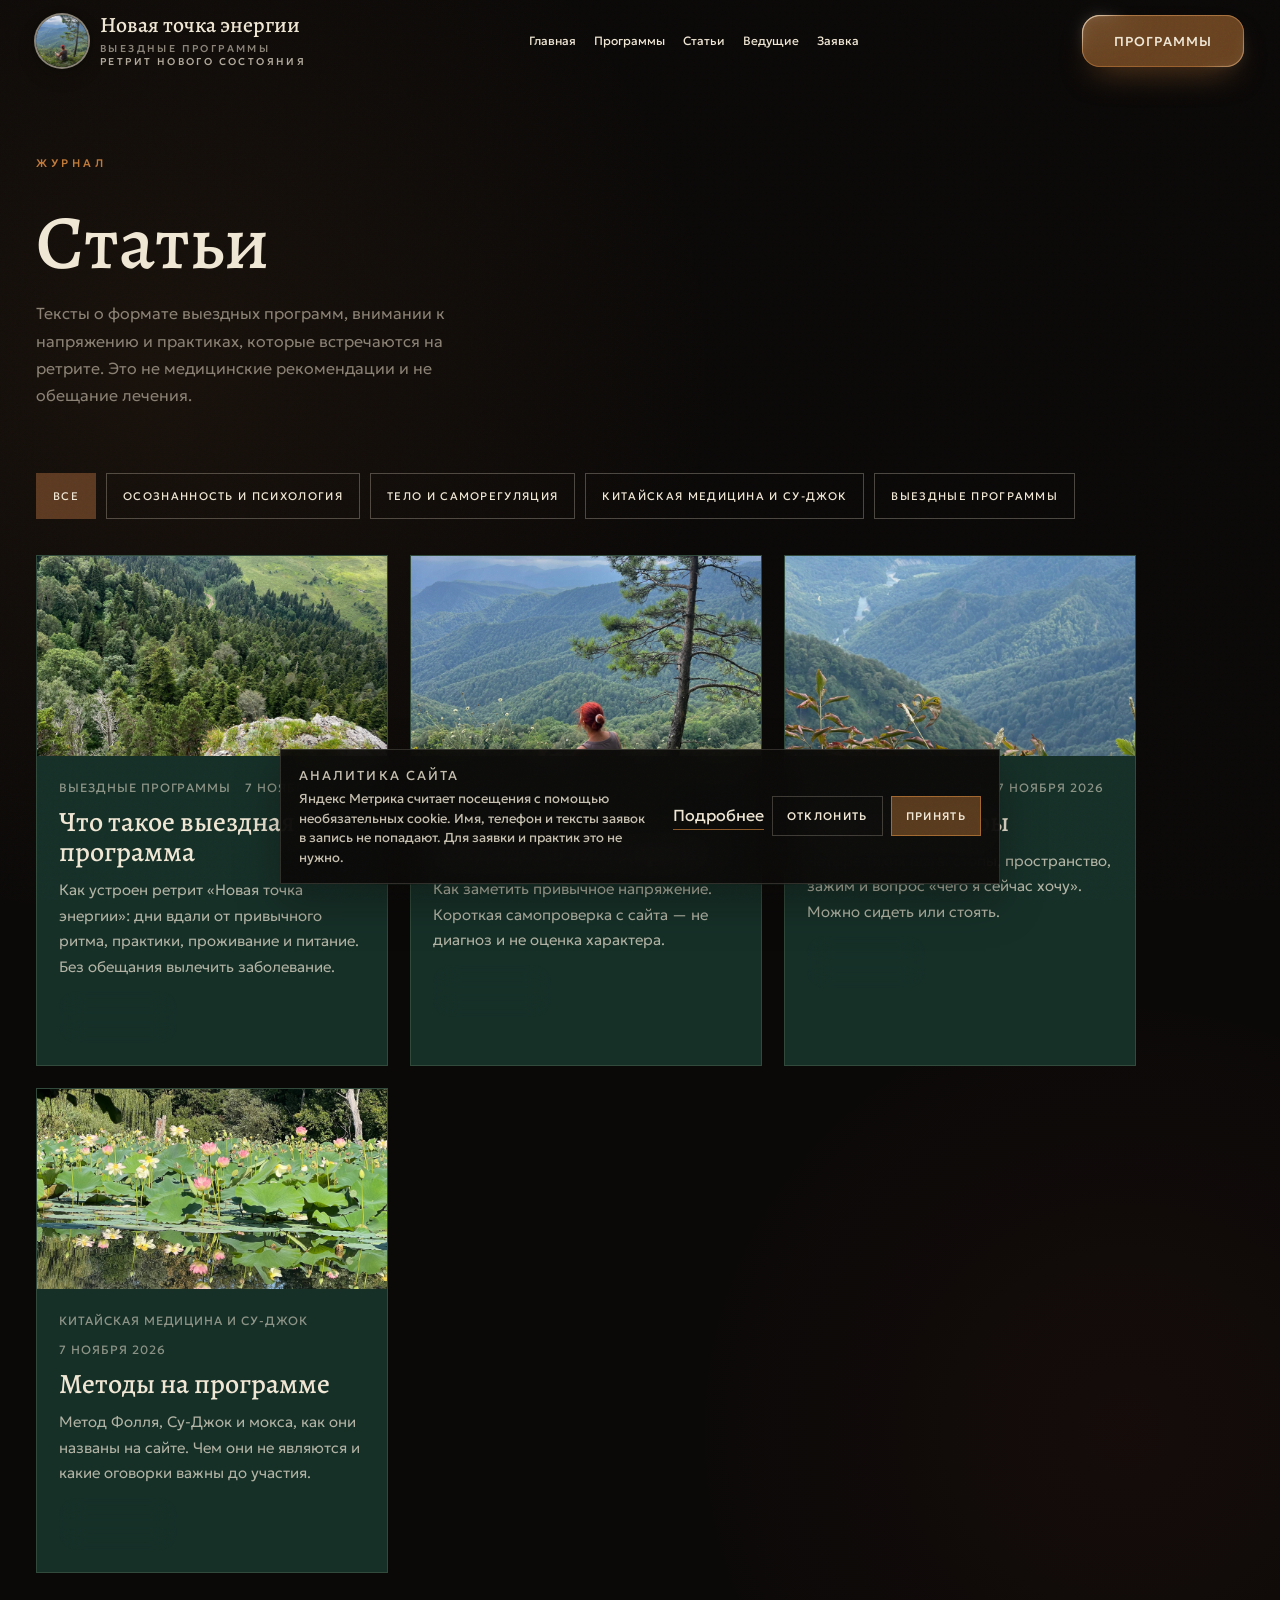
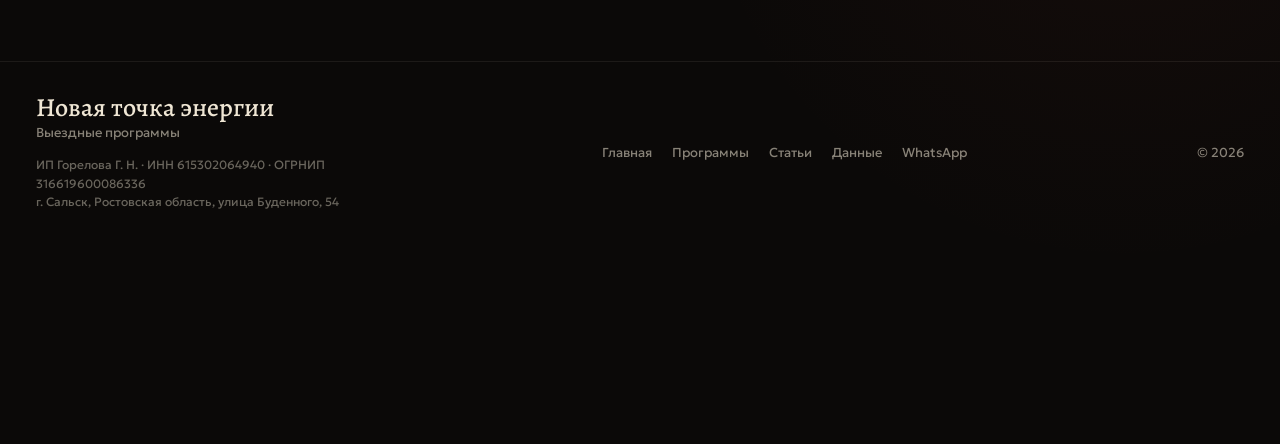
<file: articles.html>
<!DOCTYPE html>
<html lang="ru">
<head>
  <meta charset="UTF-8">
  <meta name="viewport" content="width=device-width, initial-scale=1">
  <meta name="theme-color" content="#0b0908">
  <meta name="robots" content="index, follow, max-image-preview:large">
  <meta name="description" content="Статьи о выездных программах, внимании к напряжению, теле и методах, которые встречаются на ретритах «Новая точка энергии». Без обещаний лечения.">
  <meta name="author" content="Новая точка энергии">
  <link rel="canonical" href="https://retritbest.ru/articles.html">
  <meta property="og:title" content="Статьи — выездные программы и внимание к состоянию">
  <meta property="og:description" content="Тексты о паузе, теле, формате ретритов и методах программы. Это не медицинские рекомендации.">
  <meta property="og:type" content="website">
  <meta property="og:locale" content="ru_RU">
  <meta property="og:url" content="https://retritbest.ru/articles.html">
  <meta property="og:site_name" content="Новая точка энергии">
  <meta property="og:image" content="https://retritbest.ru/img/adygea-pause.jpg">
  <meta name="twitter:card" content="summary_large_image">
  <title>Статьи — выездные программы и внимание к состоянию</title>
  <link rel="icon" href="/favicon.svg" type="image/svg+xml">
  <link rel="preconnect" href="https://fonts.googleapis.com">
  <link rel="preconnect" href="https://fonts.gstatic.com" crossorigin>
  <link href="https://fonts.googleapis.com/css2?family=Alegreya:ital,wght@0,500;0,600;0,800;1,500;1,600&family=Geologica:wght@300;400;500;600&display=swap" rel="stylesheet">
  <link rel="stylesheet" href="/css/main.css">
  <link rel="stylesheet" href="/css/specular-button.css">
  <link rel="stylesheet" href="/css/programs.css">
  <link rel="stylesheet" href="/css/articles.css">
  <script type="application/ld+json">
  {
    "@context": "https://schema.org",
    "@type": "CollectionPage",
    "name": "Статьи",
    "url": "https://retritbest.ru/articles.html",
    "description": "Статьи о выездных программах и внимании к состоянию.",
    "mainEntity": {
      "@type": "ItemList",
      "itemListElement": [
        { "@type": "ListItem", "position": 1, "url": "https://retritbest.ru/articles/chto-takoe-vyezdnaya-programma.html" },
        { "@type": "ListItem", "position": 2, "url": "https://retritbest.ru/articles/napryazhenie-i-pauza.html" },
        { "@type": "ListItem", "position": 3, "url": "https://retritbest.ru/articles/opora-i-telo.html" },
        { "@type": "ListItem", "position": 4, "url": "https://retritbest.ru/articles/metody-na-programme.html" }
      ]
    }
  }
  </script>
</head>
<body class="page-articles page-catalog">
  <!--
    Как опубликовать статью:
    1. Скопируйте articles/_template.html в articles/имя.html.
    2. Заполните Title, Description, H1, дату, категорию и текст.
    3. Добавьте карточку .article-card на эту страницу.
    4. Добавьте URL в sitemap.xml.
    5. Обновите блок «Читайте также» в соседних статьях.
    Не публикуйте вымышленные исследования, диагнозы и обещания лечения.
  -->
  <div class="grain" aria-hidden="true"></div>
  <header class="header" id="header">
    <div class="wrap header-inner">
      <a class="brand" href="/">
        <span class="brand-mark" role="img" aria-label="Пауза на склоне Адыгеи"></span>
        <span class="brand-copy">
          Новая точка энергии
          <small>выездные программы</small>
          <small class="brand-retreat">ретрит нового состояния</small>
        </span>
      </a>
      <nav class="nav" aria-label="Основная навигация">
        <a href="/">Главная</a>
        <a href="/programs.html">Программы</a>
        <a href="/articles.html" aria-current="page">Статьи</a>
        <a href="/#hosts">Ведущие</a>
        <a href="/#contact">Заявка</a>
      </nav>
      <a class="specular-button specular-button--md specular-button--copper" href="/programs.html" data-specular="copper">Программы</a>
      <a class="header-book" href="/#contact">Записаться</a>
      <button class="menu-toggle" id="menuToggle" type="button" aria-expanded="false" aria-controls="mobileNav" aria-label="Открыть меню"><span></span></button>
    </div>
  </header>
  <nav class="mobile-nav" id="mobileNav" hidden>
    <a href="/">Главная</a>
    <a href="/programs.html">Программы</a>
    <a href="/articles.html" aria-current="page">Статьи</a>
    <a href="/#hosts">Ведущие</a>
    <a class="specular-button specular-button--md specular-button--ink" href="/programs.html" data-specular="ink">Программы</a>
  </nav>

  <main>
    <section class="programs-hero">
      <div class="wrap">
        <p class="chapter">журнал</p>
        <h1>Статьи</h1>
        <p class="lead">Тексты о формате выездных программ, внимании к напряжению и практиках, которые встречаются на ретрите. Это не медицинские рекомендации и не обещание лечения.</p>
      </div>
    </section>

    <section class="program-block" style="padding-top:0">
      <div class="wrap">
        <div class="programs-tabs" role="tablist" aria-label="Категории статей">
          <button class="programs-tab is-on" type="button" role="tab" aria-selected="true" data-articles-tab="all">Все</button>
          <button class="programs-tab" type="button" role="tab" aria-selected="false" data-articles-tab="psychology">Осознанность и психология</button>
          <button class="programs-tab" type="button" role="tab" aria-selected="false" data-articles-tab="body">Тело и саморегуляция</button>
          <button class="programs-tab" type="button" role="tab" aria-selected="false" data-articles-tab="methods">Китайская медицина и Су-Джок</button>
          <button class="programs-tab" type="button" role="tab" aria-selected="false" data-articles-tab="programs">Выездные программы</button>
        </div>

        <div class="programs-grid">
          <article class="article-card" data-category="programs">
            <div class="article-card__photo">
              <img src="/img/adygea-place.jpg" alt="Горный пейзаж Адыгеи" width="800" height="500">
            </div>
            <div class="article-card__body">
              <div class="article-card__meta">
                <span>Выездные программы</span>
                <time datetime="2026-11-07">7 ноября 2026</time>
              </div>
              <h2>Что такое выездная программа</h2>
              <p>Как устроен ретрит «Новая точка энергии»: дни вдали от привычного ритма, практики, проживание и питание. Без обещания вылечить заболевание.</p>
            </div>
            <div class="article-card__foot">
              <a class="specular-button specular-button--md specular-button--copper" href="/articles/chto-takoe-vyezdnaya-programma.html" data-specular="copper">Читать</a>
            </div>
          </article>

          <article class="article-card" data-category="psychology">
            <div class="article-card__photo">
              <img src="/img/adygea-pause.jpg" alt="Пауза на склоне Адыгеи" width="800" height="500">
            </div>
            <div class="article-card__body">
              <div class="article-card__meta">
                <span>Осознанность и психология</span>
                <time datetime="2026-11-07">7 ноября 2026</time>
              </div>
              <h2>Когда день уже держит</h2>
              <p>Как заметить привычное напряжение. Короткая самопроверка с сайта — не диагноз и не оценка характера.</p>
            </div>
            <div class="article-card__foot">
              <a class="specular-button specular-button--md specular-button--copper" href="/articles/napryazhenie-i-pauza.html" data-specular="copper">Читать</a>
            </div>
          </article>

          <article class="article-card" data-category="body">
            <div class="article-card__photo">
              <img src="/img/adygea-practice.jpg" alt="Склоны Адыгеи" width="800" height="500">
            </div>
            <div class="article-card__body">
              <div class="article-card__meta">
                <span>Тело и саморегуляция</span>
                <time datetime="2026-11-07">7 ноября 2026</time>
              </div>
              <h2>Практика опоры</h2>
              <p>Четыре тихих шага: стопы, пространство, зажим и вопрос «чего я сейчас хочу». Можно сидеть или стоять.</p>
            </div>
            <div class="article-card__foot">
              <a class="specular-button specular-button--md specular-button--copper" href="/articles/opora-i-telo.html" data-specular="copper">Читать</a>
            </div>
          </article>

          <article class="article-card" data-category="methods">
            <div class="article-card__photo">
              <img src="/img/adygea-pond.jpg" alt="Лотосы на пруду в Адыгее" width="800" height="500">
            </div>
            <div class="article-card__body">
              <div class="article-card__meta">
                <span>Китайская медицина и Су-Джок</span>
                <time datetime="2026-11-07">7 ноября 2026</time>
              </div>
              <h2>Методы на программе</h2>
              <p>Метод Фолля, Су-Джок и мокса, как они названы на сайте. Чем они не являются и какие оговорки важны до участия.</p>
            </div>
            <div class="article-card__foot">
              <a class="specular-button specular-button--md specular-button--copper" href="/articles/metody-na-programme.html" data-specular="copper">Читать</a>
            </div>
          </article>
        </div>
        <p class="programs-empty" id="articlesEmpty" hidden>В этой категории пока нет статей.</p>
      </div>
    </section>
  </main>

  <footer class="footer">
    <div class="wrap footer-inner">
      <div>
        <div class="brand">Новая точка энергии</div>
        <div>Выездные программы</div>
        <p class="footer-legal">ИП Горелова Г. Н. · ИНН 615302064940 · ОГРНИП 316619600086336<br>г. Сальск, Ростовская область, улица Буденного, 54</p>
      </div>
      <div class="footer-links">
        <a href="/">Главная</a>
        <a href="/programs.html">Программы</a>
        <a href="/articles.html">Статьи</a>
        <a href="/#privacy">Данные</a>
        <a href="https://wa.me/79287720636" rel="noopener noreferrer" target="_blank">WhatsApp</a>
      </div>
      <div>© <span id="currentYear">2026</span></div>
    </div>
  </footer>
  <script src="/js/specular-button.js"></script>
  <script src="/js/site.js"></script>
  <script src="/js/articles-catalog.js"></script>
  <script src="/js/metrika-consent.js"></script>
</body>
</html>
</file>
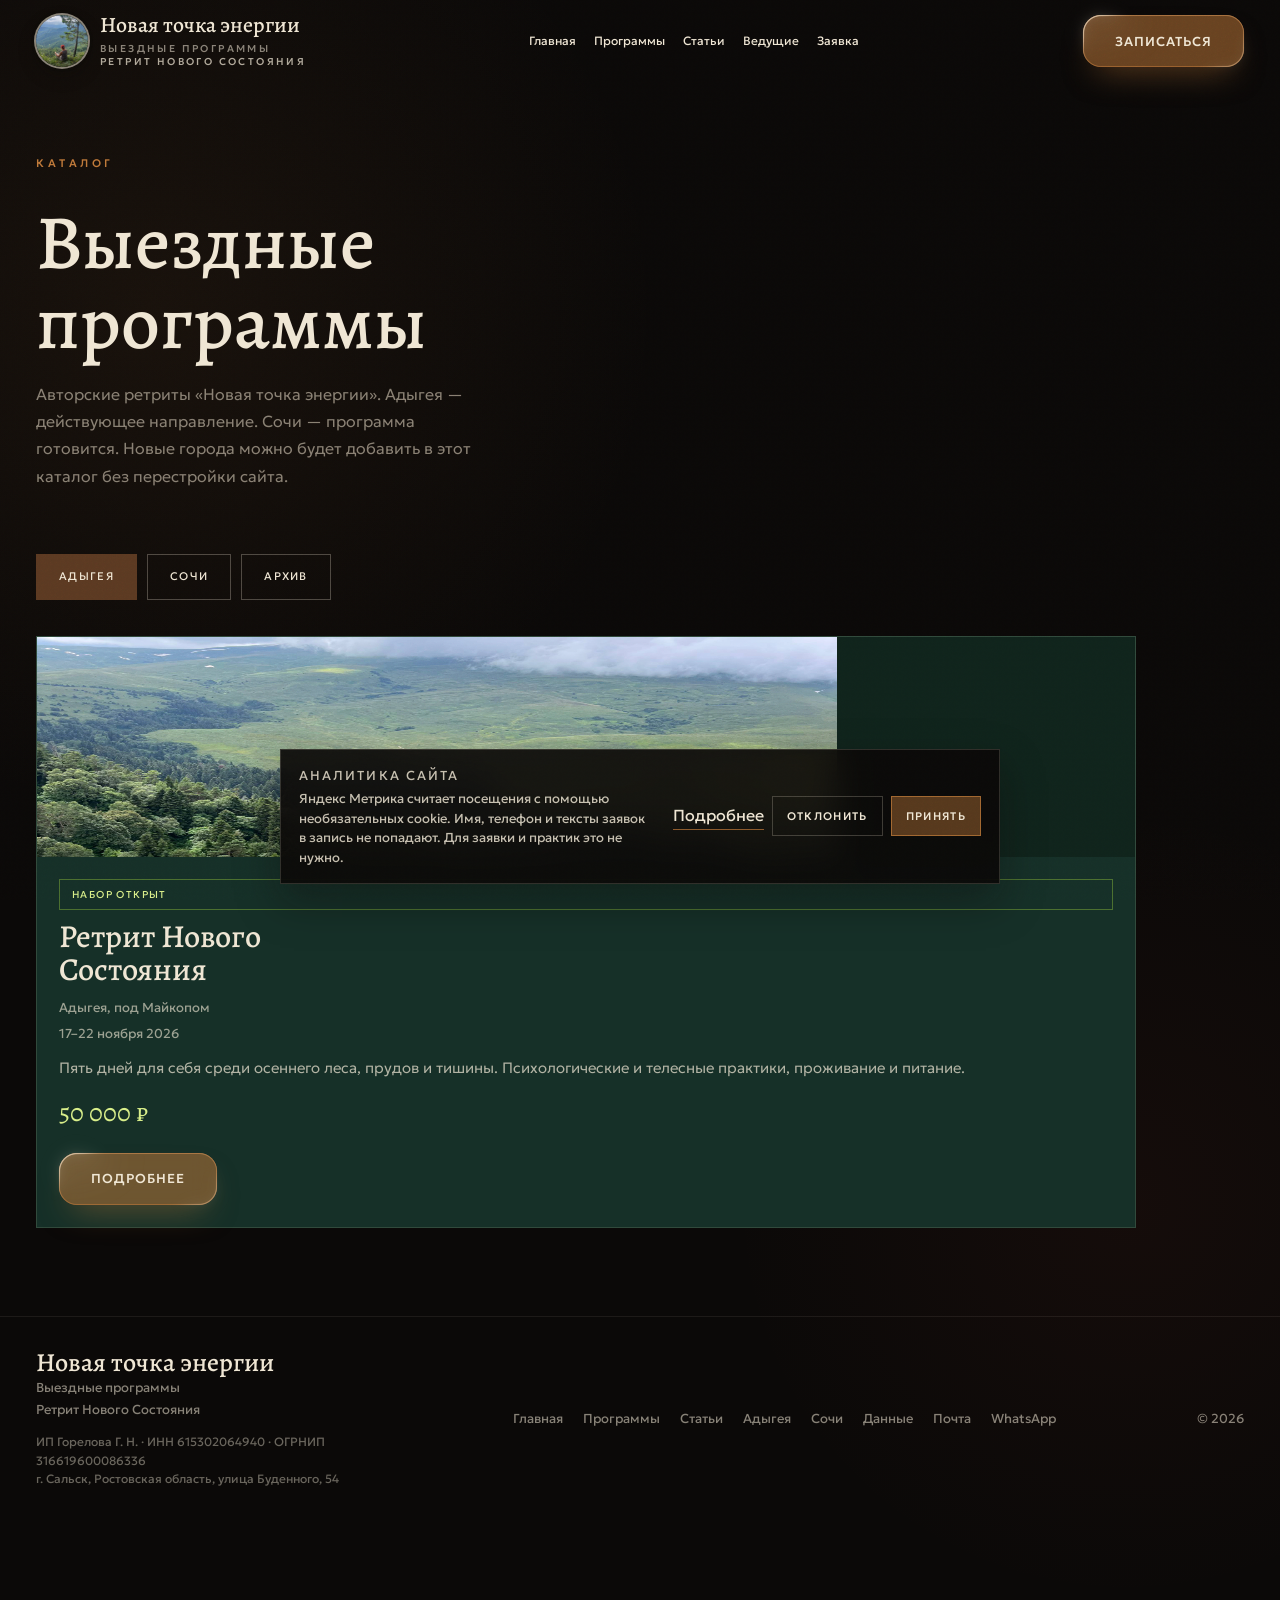
<file: programs.html>
<!DOCTYPE html>
<html lang="ru">
<head>
  <meta charset="UTF-8">
  <meta name="viewport" content="width=device-width, initial-scale=1">
  <meta name="theme-color" content="#0b0908">
  <meta name="robots" content="index, follow, max-image-preview:large">
  <meta name="description" content="Каталог авторских ретритов «Новая точка энергии». Адыгея — действующая программа. Сочи — направление готовится, даты уточняются.">
  <meta name="author" content="Новая точка энергии">
  <link rel="canonical" href="https://retritbest.ru/programs.html">
  <meta property="og:title" content="Выездные программы — ретриты в Адыгее и Сочи">
  <meta property="og:description" content="Каталог авторских ретритов «Новая точка энергии». Адыгея и Сочи.">
  <meta property="og:type" content="website">
  <meta property="og:locale" content="ru_RU">
  <meta property="og:url" content="https://retritbest.ru/programs.html">
  <meta property="og:site_name" content="Новая точка энергии">
  <meta property="og:image" content="https://retritbest.ru/img/adygea-place.jpg">
  <meta name="twitter:card" content="summary_large_image">
  <title>Выездные программы — ретриты в Адыгее и Сочи</title>
  <link rel="icon" href="/favicon.svg" type="image/svg+xml">
  <link rel="preconnect" href="https://fonts.googleapis.com">
  <link rel="preconnect" href="https://fonts.gstatic.com" crossorigin>
  <link href="https://fonts.googleapis.com/css2?family=Alegreya:ital,wght@0,500;0,600;0,800;1,500;1,600&family=Caveat:wght@500;600&family=Geologica:wght@300;400;500;600&display=swap" rel="stylesheet">
  <link rel="stylesheet" href="/css/main.css">
  <link rel="stylesheet" href="/css/specular-button.css">
  <link rel="stylesheet" href="/css/programs.css?v=5">
  <script src="/js/program-config.js"></script>
  <script type="application/ld+json">
  {
    "@context": "https://schema.org",
    "@type": "CollectionPage",
    "name": "Выездные программы",
    "url": "https://retritbest.ru/programs.html",
    "isPartOf": { "@type": "WebSite", "name": "Новая точка энергии", "url": "https://retritbest.ru/" },
    "mainEntity": {
      "@type": "ItemList",
      "itemListElement": [
        { "@type": "ListItem", "position": 1, "url": "https://retritbest.ru/programs/adygea.html", "name": "Ретриты в Адыгее" },
        { "@type": "ListItem", "position": 2, "url": "https://retritbest.ru/programs/sochi.html", "name": "Ретриты в Сочи" }
      ]
    }
  }
  </script>
</head>
<body class="page-catalog">
  <!--
    Как добавить программу без переделки сайта:
    1. Скопируйте programs/_template.html в programs/имя.html и заполните факты.
    2. Скопируйте карточку .program-card ниже во вкладку нужного города.
    3. Добавьте URL в sitemap.xml.
    Архив: поставьте data-archived="true" у карточки. Завершённые не удаляйте —
    смените data-status="closed" и текст статуса на «завершено».
  -->
  <div class="grain" aria-hidden="true"></div>

  <header class="header" id="header">
    <div class="wrap header-inner">
      <a class="brand" href="/">
        <span class="brand-mark" role="img" aria-label="Пауза на склоне Адыгеи"></span>
        <span class="brand-copy">
          Новая точка энергии
          <small>выездные программы</small>
          <small class="brand-retreat">ретрит нового состояния</small>
        </span>
      </a>
      <nav class="nav" aria-label="Основная навигация">
        <a href="/">Главная</a>
        <a href="/programs.html" aria-current="page">Программы</a>
        <a href="/articles.html">Статьи</a>
        <a href="/#hosts">Ведущие</a>
        <a href="/#contact">Заявка</a>
      </nav>
      <a class="specular-button specular-button--md specular-button--copper" href="/#contact" data-specular="copper">Записаться</a>
      <a class="header-book" href="/#contact">Записаться</a>
      <button class="menu-toggle" id="menuToggle" type="button" aria-expanded="false" aria-controls="mobileNav" aria-label="Открыть меню">
        <span></span>
      </button>
    </div>
  </header>

  <nav class="mobile-nav" id="mobileNav" hidden>
    <a href="/">Главная</a>
    <a href="/programs.html" aria-current="page">Программы</a>
    <a href="/articles.html">Статьи</a>
    <a href="/#hosts">Ведущие</a>
    <a href="/#contact">Заявка</a>
    <a class="specular-button specular-button--md specular-button--ink" href="/#contact" data-specular="ink">Записаться</a>
  </nav>

  <main>
    <section class="programs-hero">
      <div class="wrap">
        <p class="chapter">каталог</p>
        <h1>Выездные программы</h1>
        <p class="lead">Авторские ретриты «Новая точка энергии». Адыгея — действующее направление. Сочи — программа готовится. Новые города можно будет добавить в этот каталог без перестройки сайта.</p>
      </div>
    </section>

    <section class="program-block" style="padding-top:0">
      <div class="wrap">
        <div class="programs-tabs" role="tablist" aria-label="Города программ">
          <button class="programs-tab is-on" type="button" role="tab" aria-selected="true" data-programs-tab="adygea">Адыгея</button>
          <button class="programs-tab" type="button" role="tab" aria-selected="false" data-programs-tab="sochi">Сочи</button>
          <button class="programs-tab" type="button" role="tab" aria-selected="false" data-programs-tab="archive">Архив</button>
        </div>

        <div class="programs-grid">
          <article class="program-card" data-city="adygea" data-status="open" data-archived="false">
            <div class="program-card__photo">
              <img src="/img/adygea-place.jpg" alt="Горный пейзаж Адыгеи, место выездной программы под Майкопом" width="800" height="500">
            </div>
            <div class="program-card__body">
              <span class="program-status is-open" data-adygea-status>набор открыт</span>
              <h2>Ретрит Нового Состояния</h2>
              <div class="program-card__facts">
                <span>Адыгея, под Майкопом</span>
                <span data-adygea-dates>17–22 ноября 2026</span>
              </div>
              <p>Пять дней для себя среди осеннего леса, прудов и тишины. Психологические и телесные практики, проживание и питание.</p>
              <div class="program-card__price" data-adygea-price>50 000 ₽</div>
            </div>
            <div class="program-card__foot">
              <a class="specular-button specular-button--md specular-button--copper" href="/programs/adygea.html" data-specular="copper">Подробнее</a>
            </div>
          </article>

          <article class="program-card" data-city="sochi" data-status="soon" data-archived="false">
            <div class="program-card__photo is-pending" role="img" aria-label="Фотография программы в Сочи появится позже">Сочи</div>
            <div class="program-card__body">
              <span class="program-status is-soon">программа готовится</span>
              <h2>Ретриты в Сочи</h2>
              <div class="program-card__facts">
                <span>Сочи</span>
                <span>даты и место уточняются</span>
              </div>
              <p>Постоянное направление проекта. Площадка, даты и стоимость появятся позже.</p>
              <div class="program-card__price">стоимость уточняется</div>
            </div>
            <div class="program-card__foot">
              <a class="specular-button specular-button--md specular-button--copper" href="/programs/sochi.html" data-specular="copper">Подробнее</a>
            </div>
          </article>

        </div>

        <p class="programs-empty" id="programsEmpty" hidden></p>
      </div>
    </section>
  </main>

  <footer class="footer">
    <div class="wrap footer-inner">
      <div>
        <div class="brand">Новая точка энергии</div>
        <div>Выездные программы</div>
        <div>Ретрит Нового Состояния</div>
        <p class="footer-legal">ИП Горелова Г. Н. · ИНН 615302064940 · ОГРНИП 316619600086336<br>г. Сальск, Ростовская область, улица Буденного, 54</p>
      </div>
      <div class="footer-links">
        <a href="/">Главная</a>
        <a href="/programs.html">Программы</a>
        <a href="/articles.html">Статьи</a>
        <a href="/programs/adygea.html">Адыгея</a>
        <a href="/programs/sochi.html">Сочи</a>
        <a href="/#privacy">Данные</a>
        <a href="mailto:zoodiana@yandex.ru">Почта</a>
        <a href="https://wa.me/79287720636" rel="noopener noreferrer" target="_blank">WhatsApp</a>
      </div>
      <div>© <span id="currentYear">2026</span></div>
    </div>
  </footer>

  <script src="/js/specular-button.js"></script>
  <script src="/js/site.js"></script>
  <script src="/js/programs-catalog.js"></script>
  <script src="/js/metrika-consent.js"></script>
</body>
</html>
</file>
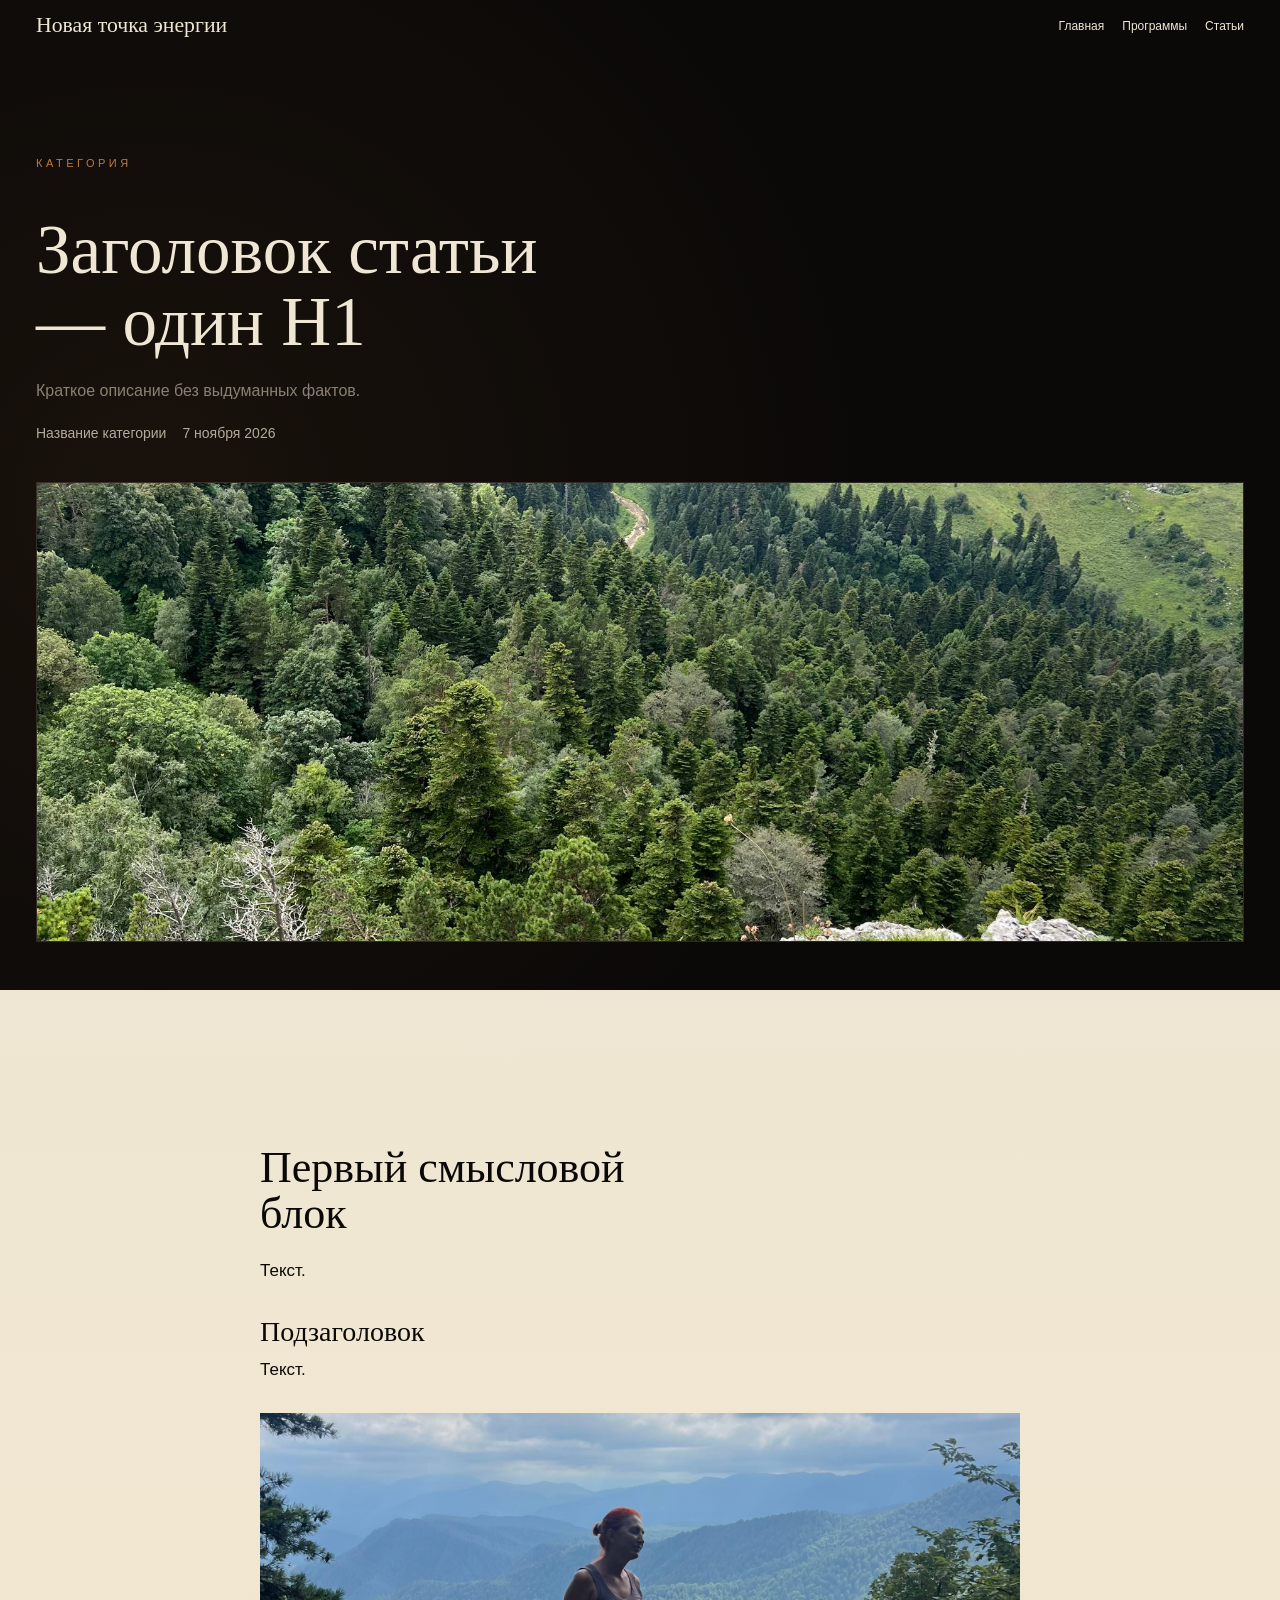
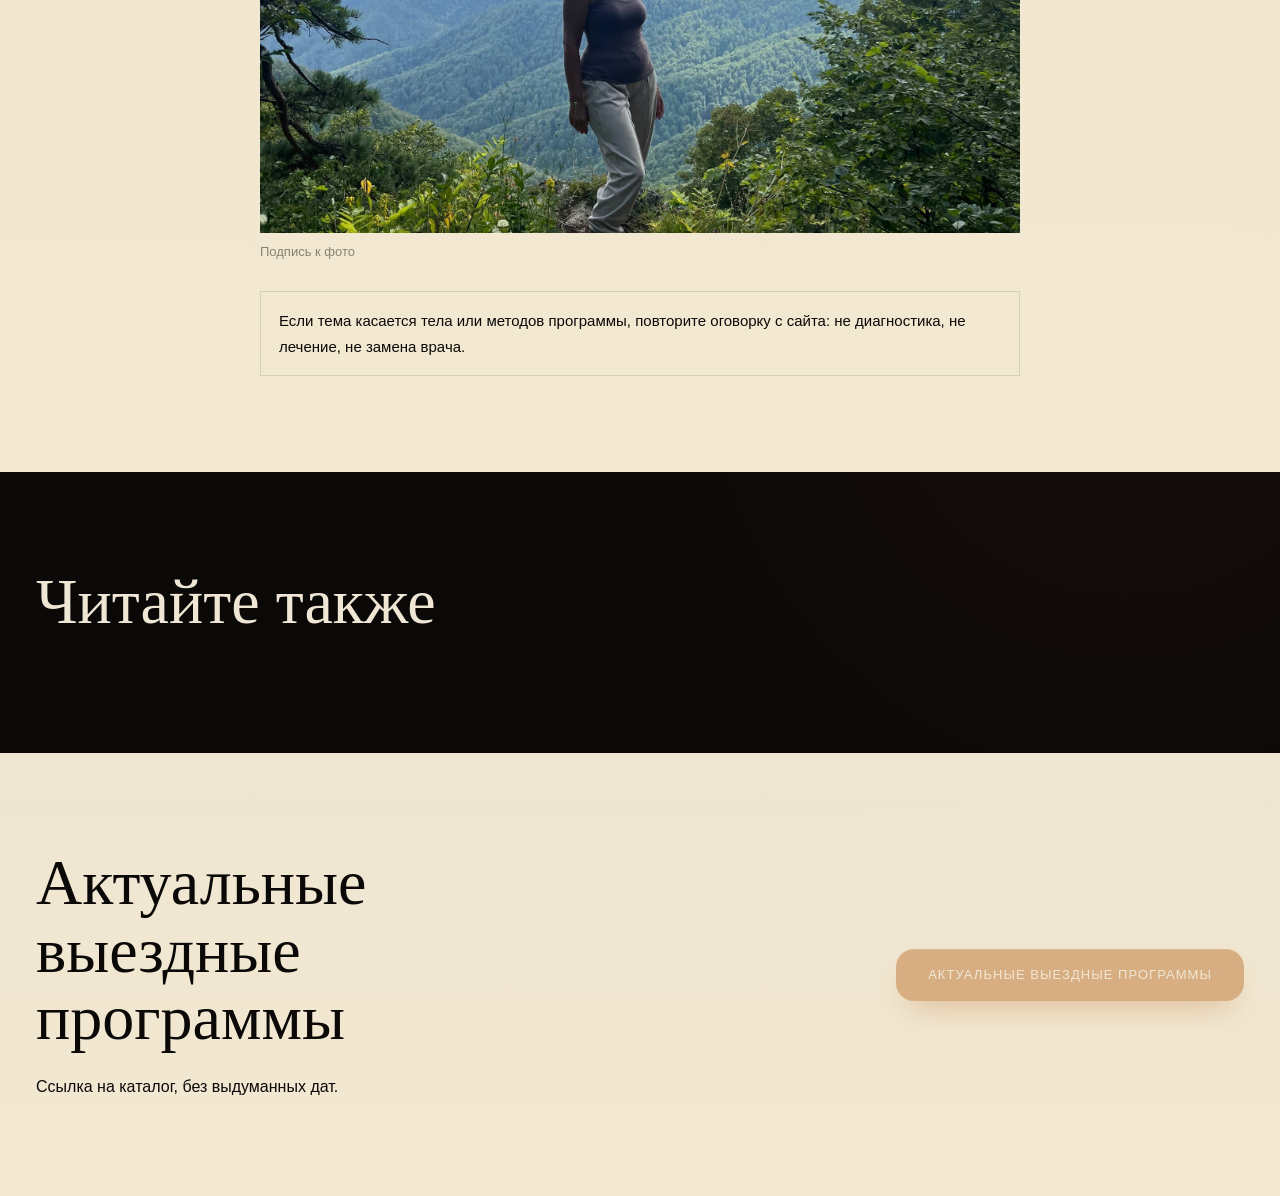
<file: articles/_template.html>
<!DOCTYPE html>
<html lang="ru">
<head>
  <meta charset="UTF-8">
  <meta name="robots" content="noindex, nofollow">
  <meta name="viewport" content="width=device-width, initial-scale=1">
  <title>ШАБЛОН СТАТЬИ — скопируйте файл и заполните факты</title>
  <meta name="description" content="Уникальное описание статьи, 120–160 знаков. Без вымышленных исследований и обещания лечения.">
  <link rel="canonical" href="https://retritbest.ru/articles/ИМЯ.html">
  <meta property="og:title" content="Уникальный Title статьи">
  <meta property="og:description" content="Уникальный Description статьи.">
  <meta property="og:type" content="article">
  <meta property="og:url" content="https://retritbest.ru/articles/ИМЯ.html">
  <meta property="og:image" content="https://retritbest.ru/img/adygea-place.jpg">
  <link rel="icon" href="/favicon.svg" type="image/svg+xml">
  <link rel="stylesheet" href="/css/main.css">
  <link rel="stylesheet" href="/css/specular-button.css">
  <link rel="stylesheet" href="/css/programs.css">
  <link rel="stylesheet" href="/css/articles.css">
</head>
<body class="page-article">
  <!--
    Как опубликовать статью:
    1. Сохраните как articles/имя-файла.html и уберите noindex.
    2. Заполните уникальные Title и Description. Один H1 на страницу.
    3. Категория: psychology | body | methods | programs
       (Осознанность и психология / Тело и саморегуляция /
       Китайская медицина и Су-Джок / Выездные программы).
    4. Дата: <time datetime="ГГГГ-ММ-ДД">.
    5. Текст: H2 и H3, без вымышленных исследований, отзывов и обещания лечения.
    6. Изображения: <figure class="article-figure"><img src="/img/файл.jpg" alt="честное описание"></figure>
    7. Добавьте карточку .article-card на articles.html с data-category.
    8. Добавьте URL в sitemap.xml.
    9. Обновите блок «Читайте также» в соседних статьях.
    10. Кнопку «Актуальные выездные программы» не удаляйте.
  -->
  <header class="header" id="header">
    <div class="wrap header-inner">
      <a class="brand" href="/">Новая точка энергии</a>
      <nav class="nav">
        <a href="/">Главная</a>
        <a href="/programs.html">Программы</a>
        <a href="/articles.html">Статьи</a>
      </nav>
    </div>
  </header>
  <main>
    <article>
      <header class="article-hero">
        <div class="wrap">
          <p class="chapter">категория</p>
          <h1>Заголовок статьи — один H1</h1>
          <p class="lead">Краткое описание без выдуманных фактов.</p>
          <p class="program-hero-meta">
            <span>Название категории</span>
            <time datetime="2026-11-07">7 ноября 2026</time>
          </p>
        </div>
        <div class="wrap article-hero-cover">
          <img src="/img/adygea-place.jpg" alt="Честное описание фото" width="1200" height="700">
        </div>
      </header>
      <section class="sheet program-block">
        <div class="wrap article-body">
          <h2>Первый смысловой блок</h2>
          <p>Текст.</p>
          <h3>Подзаголовок</h3>
          <p>Текст.</p>
          <figure class="article-figure">
            <img src="/img/adygea-path.jpg" alt="Честное описание фото" width="1200" height="700">
            <figcaption>Подпись к фото</figcaption>
          </figure>
          <p class="article-note">Если тема касается тела или методов программы, повторите оговорку с сайта: не диагностика, не лечение, не замена врача.</p>
        </div>
      </section>
    </article>
    <section class="ink program-block">
      <div class="wrap">
        <h2>Читайте также</h2>
        <div class="article-related-grid">
          <!-- Вставьте 2–3 карточки других опубликованных статей -->
        </div>
      </div>
    </section>
    <section class="sheet program-block">
      <div class="wrap article-cta">
        <div>
          <h2>Актуальные выездные программы</h2>
          <p>Ссылка на каталог, без выдуманных дат.</p>
        </div>
        <a class="specular-button specular-button--lg specular-button--copper" href="/programs.html" data-specular="copper">Актуальные выездные программы</a>
      </div>
    </section>
  </main>
  <script src="/js/site.js"></script>
</body>
</html>
</file>
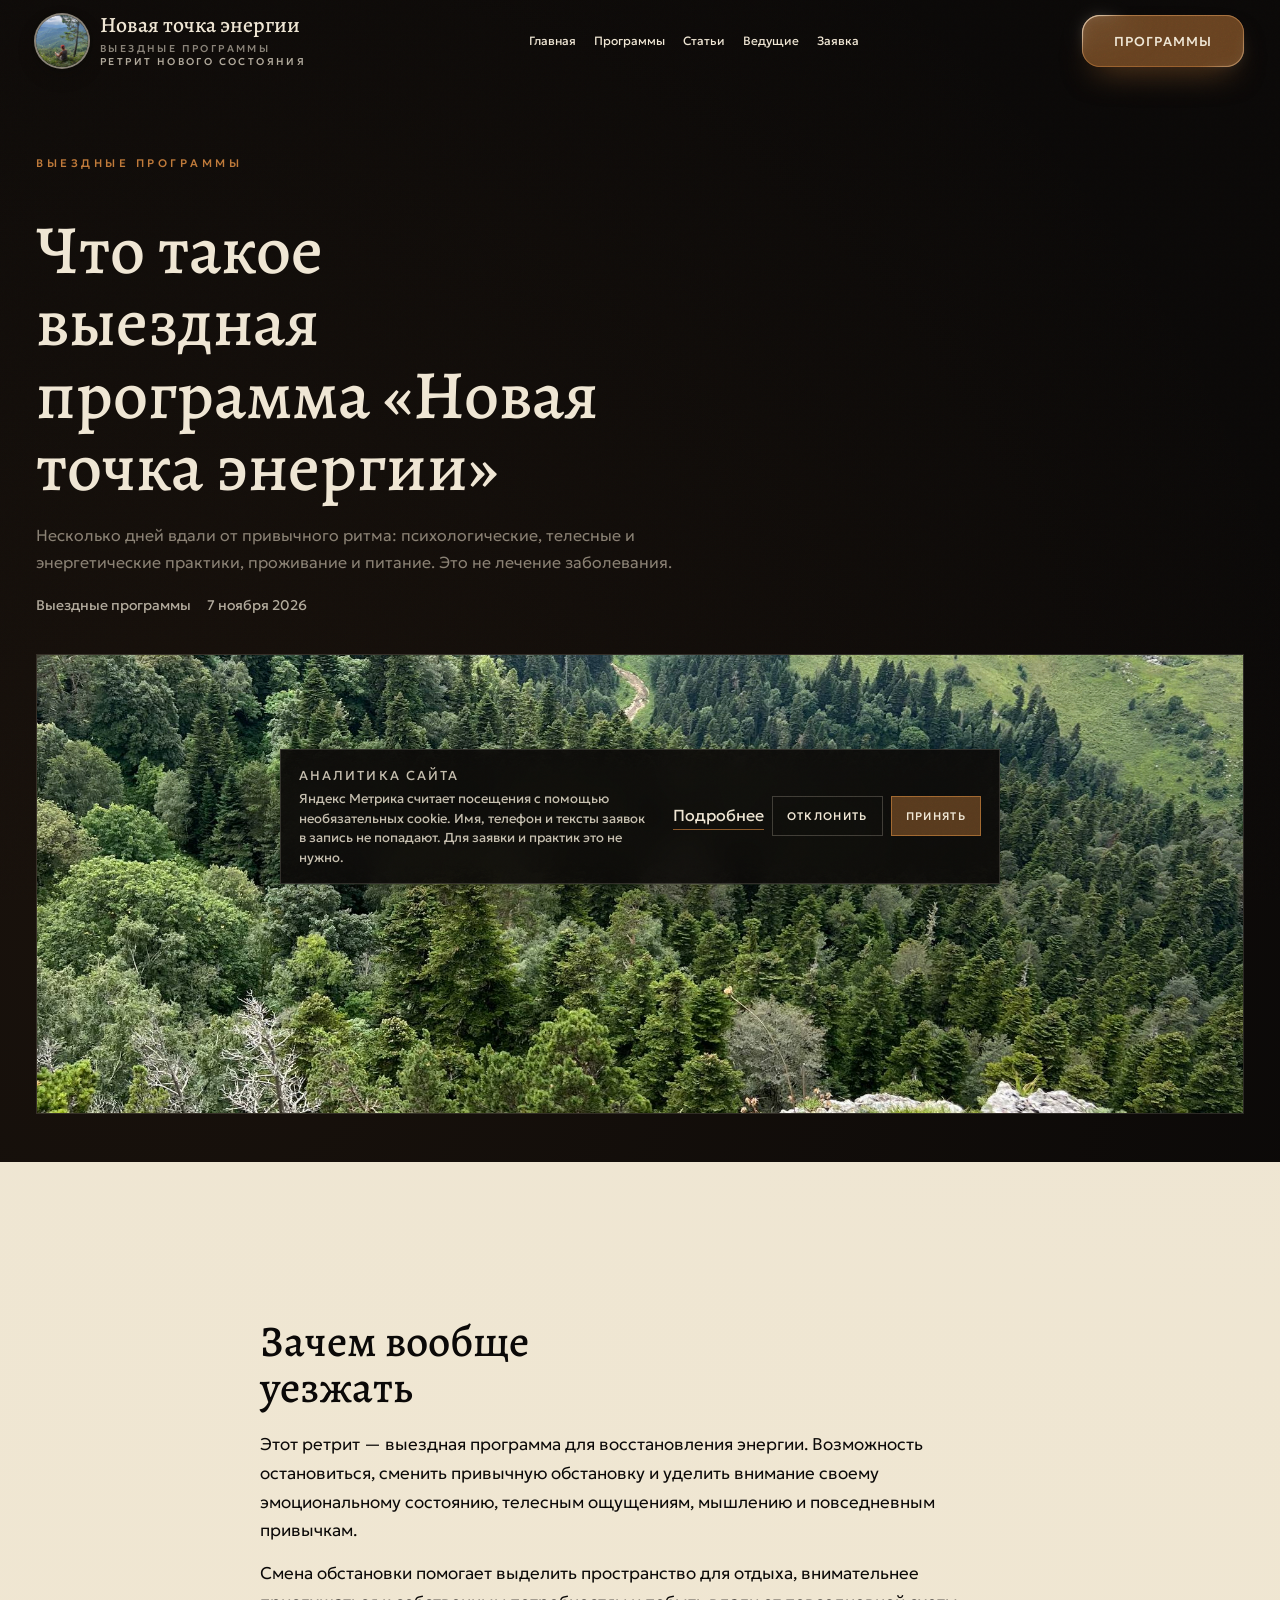
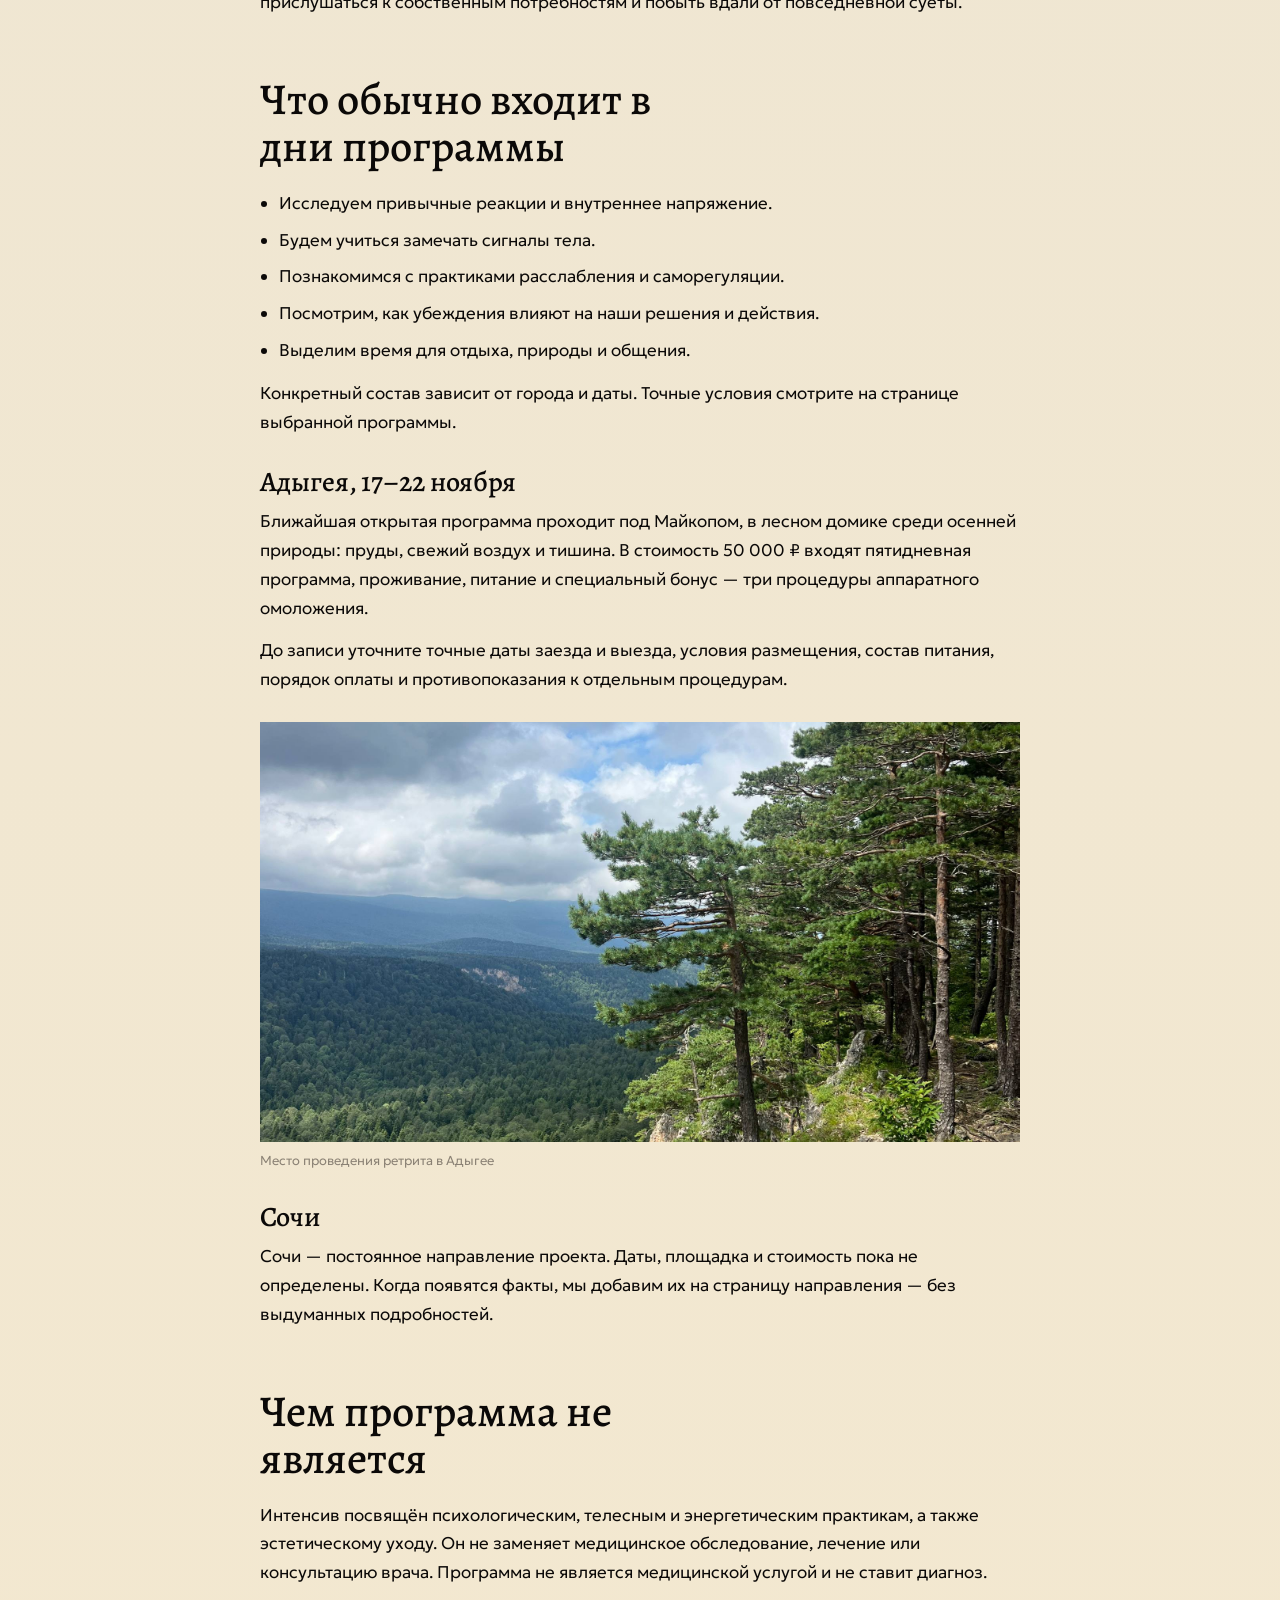
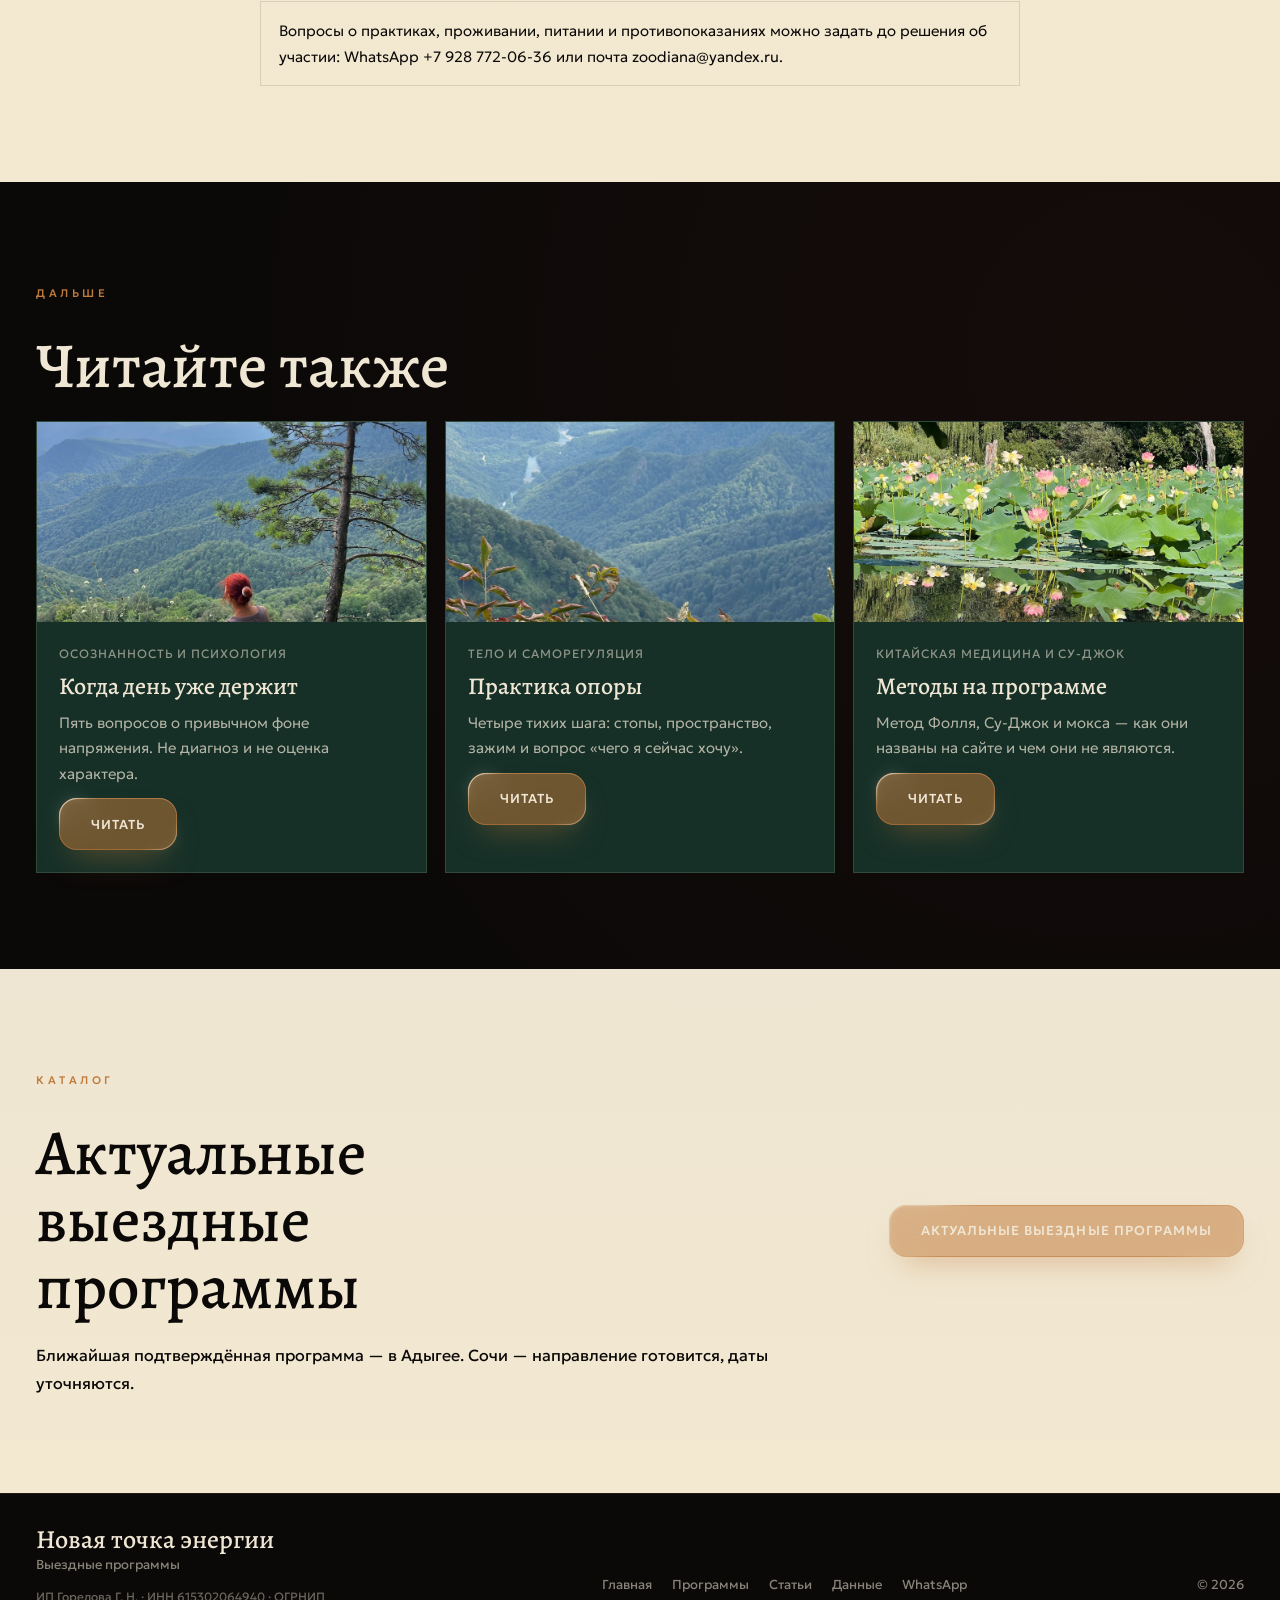
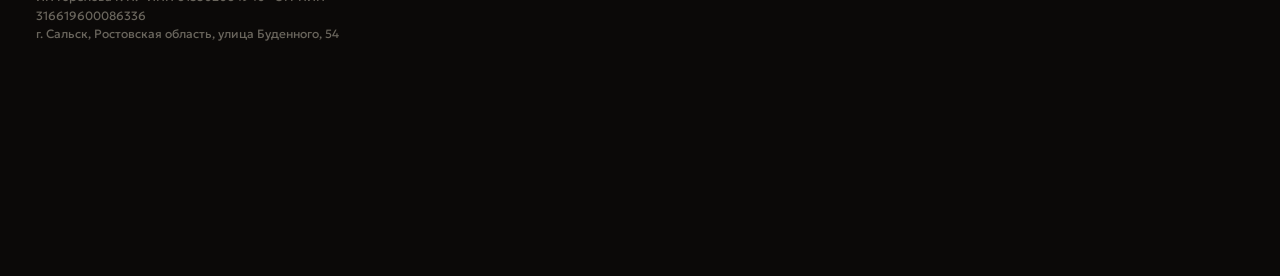
<file: articles/chto-takoe-vyezdnaya-programma.html>
<!DOCTYPE html>
<html lang="ru">
<head>
  <meta charset="UTF-8">
  <meta name="viewport" content="width=device-width, initial-scale=1">
  <meta name="theme-color" content="#0b0908">
  <meta name="robots" content="index, follow, max-image-preview:large">
  <meta name="description" content="Что такое выездная программа «Новая точка энергии»: формат ретритов, практики, проживание и питание. Адыгея — действующая программа, Сочи готовится.">
  <meta name="author" content="Новая точка энергии">
  <link rel="canonical" href="https://retritbest.ru/articles/chto-takoe-vyezdnaya-programma.html">
  <meta property="og:title" content="Что такое выездная программа «Новая точка энергии»">
  <meta property="og:description" content="Формат ретритов для восстановления энергии: дни вдали от привычного ритма, практики, проживание и питание.">
  <meta property="og:type" content="article">
  <meta property="og:locale" content="ru_RU">
  <meta property="og:url" content="https://retritbest.ru/articles/chto-takoe-vyezdnaya-programma.html">
  <meta property="og:site_name" content="Новая точка энергии">
  <meta property="og:image" content="https://retritbest.ru/img/adygea-place.jpg">
  <meta name="twitter:card" content="summary_large_image">
  <title>Что такое выездная программа «Новая точка энергии»</title>
  <link rel="icon" href="/favicon.svg" type="image/svg+xml">
  <link rel="preconnect" href="https://fonts.googleapis.com">
  <link rel="preconnect" href="https://fonts.gstatic.com" crossorigin>
  <link href="https://fonts.googleapis.com/css2?family=Alegreya:ital,wght@0,500;0,600;0,800;1,500;1,600&family=Geologica:wght@300;400;500;600&display=swap" rel="stylesheet">
  <link rel="stylesheet" href="/css/main.css">
  <link rel="stylesheet" href="/css/specular-button.css">
  <link rel="stylesheet" href="/css/programs.css">
  <link rel="stylesheet" href="/css/articles.css">
  <script type="application/ld+json">
  {
    "@context": "https://schema.org",
    "@type": "Article",
    "headline": "Что такое выездная программа «Новая точка энергии»",
    "description": "Формат ретритов для восстановления энергии: Адыгея, практики, проживание и питание.",
    "datePublished": "2026-11-07",
    "dateModified": "2026-11-07",
    "image": "https://retritbest.ru/img/adygea-place.jpg",
    "url": "https://retritbest.ru/articles/chto-takoe-vyezdnaya-programma.html",
    "author": { "@type": "Organization", "name": "Новая точка энергии", "url": "https://retritbest.ru/" },
    "publisher": { "@type": "Organization", "name": "Новая точка энергии", "url": "https://retritbest.ru/" }
  }
  </script>
</head>
<body class="page-article">
  <div class="grain" aria-hidden="true"></div>
  <header class="header" id="header">
    <div class="wrap header-inner">
      <a class="brand" href="/">
        <span class="brand-mark" role="img" aria-label="Пауза на склоне Адыгеи"></span>
        <span class="brand-copy">
          Новая точка энергии
          <small>выездные программы</small>
          <small class="brand-retreat">ретрит нового состояния</small>
        </span>
      </a>
      <nav class="nav" aria-label="Основная навигация">
        <a href="/">Главная</a>
        <a href="/programs.html">Программы</a>
        <a href="/articles.html">Статьи</a>
        <a href="/#hosts">Ведущие</a>
        <a href="/#contact">Заявка</a>
      </nav>
      <a class="specular-button specular-button--md specular-button--copper" href="/programs.html" data-specular="copper">Программы</a>
      <a class="header-book" href="/#contact">Записаться</a>
      <button class="menu-toggle" id="menuToggle" type="button" aria-expanded="false" aria-controls="mobileNav" aria-label="Открыть меню"><span></span></button>
    </div>
  </header>
  <nav class="mobile-nav" id="mobileNav" hidden>
    <a href="/">Главная</a>
    <a href="/programs.html">Программы</a>
    <a href="/articles.html">Статьи</a>
    <a href="/#hosts">Ведущие</a>
    <a class="specular-button specular-button--md specular-button--ink" href="/programs.html" data-specular="ink">Программы</a>
  </nav>

  <main>
    <article>
      <header class="article-hero">
        <div class="wrap">
          <p class="chapter">выездные программы</p>
          <h1>Что такое выездная программа «Новая точка энергии»</h1>
          <p class="lead">Несколько дней вдали от привычного ритма: психологические, телесные и энергетические практики, проживание и питание. Это не лечение заболевания.</p>
          <p class="program-hero-meta">
            <span>Выездные программы</span>
            <time datetime="2026-11-07">7 ноября 2026</time>
          </p>
        </div>
        <div class="wrap article-hero-cover">
          <img src="/img/adygea-place.jpg" alt="Горный пейзаж Адыгеи" width="1200" height="700">
        </div>
      </header>

      <section class="sheet program-block">
        <div class="wrap article-body">
          <h2>Зачем вообще уезжать</h2>
          <p>Этот ретрит — выездная программа для восстановления энергии. Возможность остановиться, сменить привычную обстановку и уделить внимание своему эмоциональному состоянию, телесным ощущениям, мышлению и повседневным привычкам.</p>
          <p>Смена обстановки помогает выделить пространство для отдыха, внимательнее прислушаться к собственным потребностям и побыть вдали от повседневной суеты.</p>

          <h2>Что обычно входит в дни программы</h2>
          <ul>
            <li>Исследуем привычные реакции и внутреннее напряжение.</li>
            <li>Будем учиться замечать сигналы тела.</li>
            <li>Познакомимся с практиками расслабления и саморегуляции.</li>
            <li>Посмотрим, как убеждения влияют на наши решения и действия.</li>
            <li>Выделим время для отдыха, природы и общения.</li>
          </ul>
          <p>Конкретный состав зависит от города и даты. Точные условия смотрите на странице выбранной программы.</p>

          <h3>Адыгея, 17–22 ноября</h3>
          <p>Ближайшая открытая программа проходит под Майкопом, в лесном домике среди осенней природы: пруды, свежий воздух и тишина. В стоимость 50 000 ₽ входят пятидневная программа, проживание, питание и специальный бонус — три процедуры аппаратного омоложения.</p>
          <p>До записи уточните точные даты заезда и выезда, условия размещения, состав питания, порядок оплаты и противопоказания к отдельным процедурам.</p>

          <figure class="article-figure">
            <img src="/img/adygea-hero.jpg" alt="Осенний лес Адыгеи" width="1200" height="700">
            <figcaption>Место проведения ретрита в Адыгее</figcaption>
          </figure>

          <h3>Сочи</h3>
          <p>Сочи — постоянное направление проекта. Даты, площадка и стоимость пока не определены. Когда появятся факты, мы добавим их на <a href="/programs/sochi.html">страницу направления</a> — без выдуманных подробностей.</p>

          <h2>Чем программа не является</h2>
          <p>Интенсив посвящён психологическим, телесным и энергетическим практикам, а также эстетическому уходу. Он не заменяет медицинское обследование, лечение или консультацию врача. Программа не является медицинской услугой и не ставит диагноз.</p>
          <p class="article-note">Вопросы о практиках, проживании, питании и противопоказаниях можно задать до решения об участии: WhatsApp +7 928 772-06-36 или почта zoodiana@yandex.ru.</p>
        </div>
      </section>
    </article>

    <section class="ink program-block">
      <div class="wrap">
        <p class="chapter">дальше</p>
        <h2>Читайте также</h2>
        <div class="article-related-grid">
          <article class="article-card">
            <div class="article-card__photo"><img src="/img/adygea-pause.jpg" alt="Пауза на склоне Адыгеи" width="800" height="500"></div>
            <div class="article-card__body">
              <div class="article-card__meta"><span>Осознанность и психология</span></div>
              <h2>Когда день уже держит</h2>
              <p>Пять вопросов о привычном фоне напряжения. Не диагноз и не оценка характера.</p>
            </div>
            <div class="article-card__foot"><a class="specular-button specular-button--md specular-button--copper" href="/articles/napryazhenie-i-pauza.html" data-specular="copper">Читать</a></div>
          </article>
          <article class="article-card">
            <div class="article-card__photo"><img src="/img/adygea-practice.jpg" alt="Склоны Адыгеи" width="800" height="500"></div>
            <div class="article-card__body">
              <div class="article-card__meta"><span>Тело и саморегуляция</span></div>
              <h2>Практика опоры</h2>
              <p>Четыре тихих шага: стопы, пространство, зажим и вопрос «чего я сейчас хочу».</p>
            </div>
            <div class="article-card__foot"><a class="specular-button specular-button--md specular-button--copper" href="/articles/opora-i-telo.html" data-specular="copper">Читать</a></div>
          </article>
          <article class="article-card">
            <div class="article-card__photo"><img src="/img/adygea-pond.jpg" alt="Лотосы на пруду в Адыгее" width="800" height="500"></div>
            <div class="article-card__body">
              <div class="article-card__meta"><span>Китайская медицина и Су-Джок</span></div>
              <h2>Методы на программе</h2>
              <p>Метод Фолля, Су-Джок и мокса — как они названы на сайте и чем они не являются.</p>
            </div>
            <div class="article-card__foot"><a class="specular-button specular-button--md specular-button--copper" href="/articles/metody-na-programme.html" data-specular="copper">Читать</a></div>
          </article>
        </div>
      </div>
    </section>

    <section class="sheet program-block">
      <div class="wrap article-cta">
        <div>
          <p class="chapter">каталог</p>
          <h2>Актуальные выездные программы</h2>
          <p>Ближайшая подтверждённая программа — в Адыгее. Сочи — направление готовится, даты уточняются.</p>
        </div>
        <a class="specular-button specular-button--lg specular-button--copper" href="/programs.html" data-specular="copper">Актуальные выездные программы</a>
      </div>
    </section>
  </main>

  <footer class="footer">
    <div class="wrap footer-inner">
      <div>
        <div class="brand">Новая точка энергии</div>
        <div>Выездные программы</div>
        <p class="footer-legal">ИП Горелова Г. Н. · ИНН 615302064940 · ОГРНИП 316619600086336<br>г. Сальск, Ростовская область, улица Буденного, 54</p>
      </div>
      <div class="footer-links">
        <a href="/">Главная</a>
        <a href="/programs.html">Программы</a>
        <a href="/articles.html">Статьи</a>
        <a href="/#privacy">Данные</a>
        <a href="https://wa.me/79287720636" rel="noopener noreferrer" target="_blank">WhatsApp</a>
      </div>
      <div>© <span id="currentYear">2026</span></div>
    </div>
  </footer>
  <script src="/js/specular-button.js"></script>
  <script src="/js/site.js"></script>
  <script src="/js/metrika-consent.js"></script>
</body>
</html>
</file>
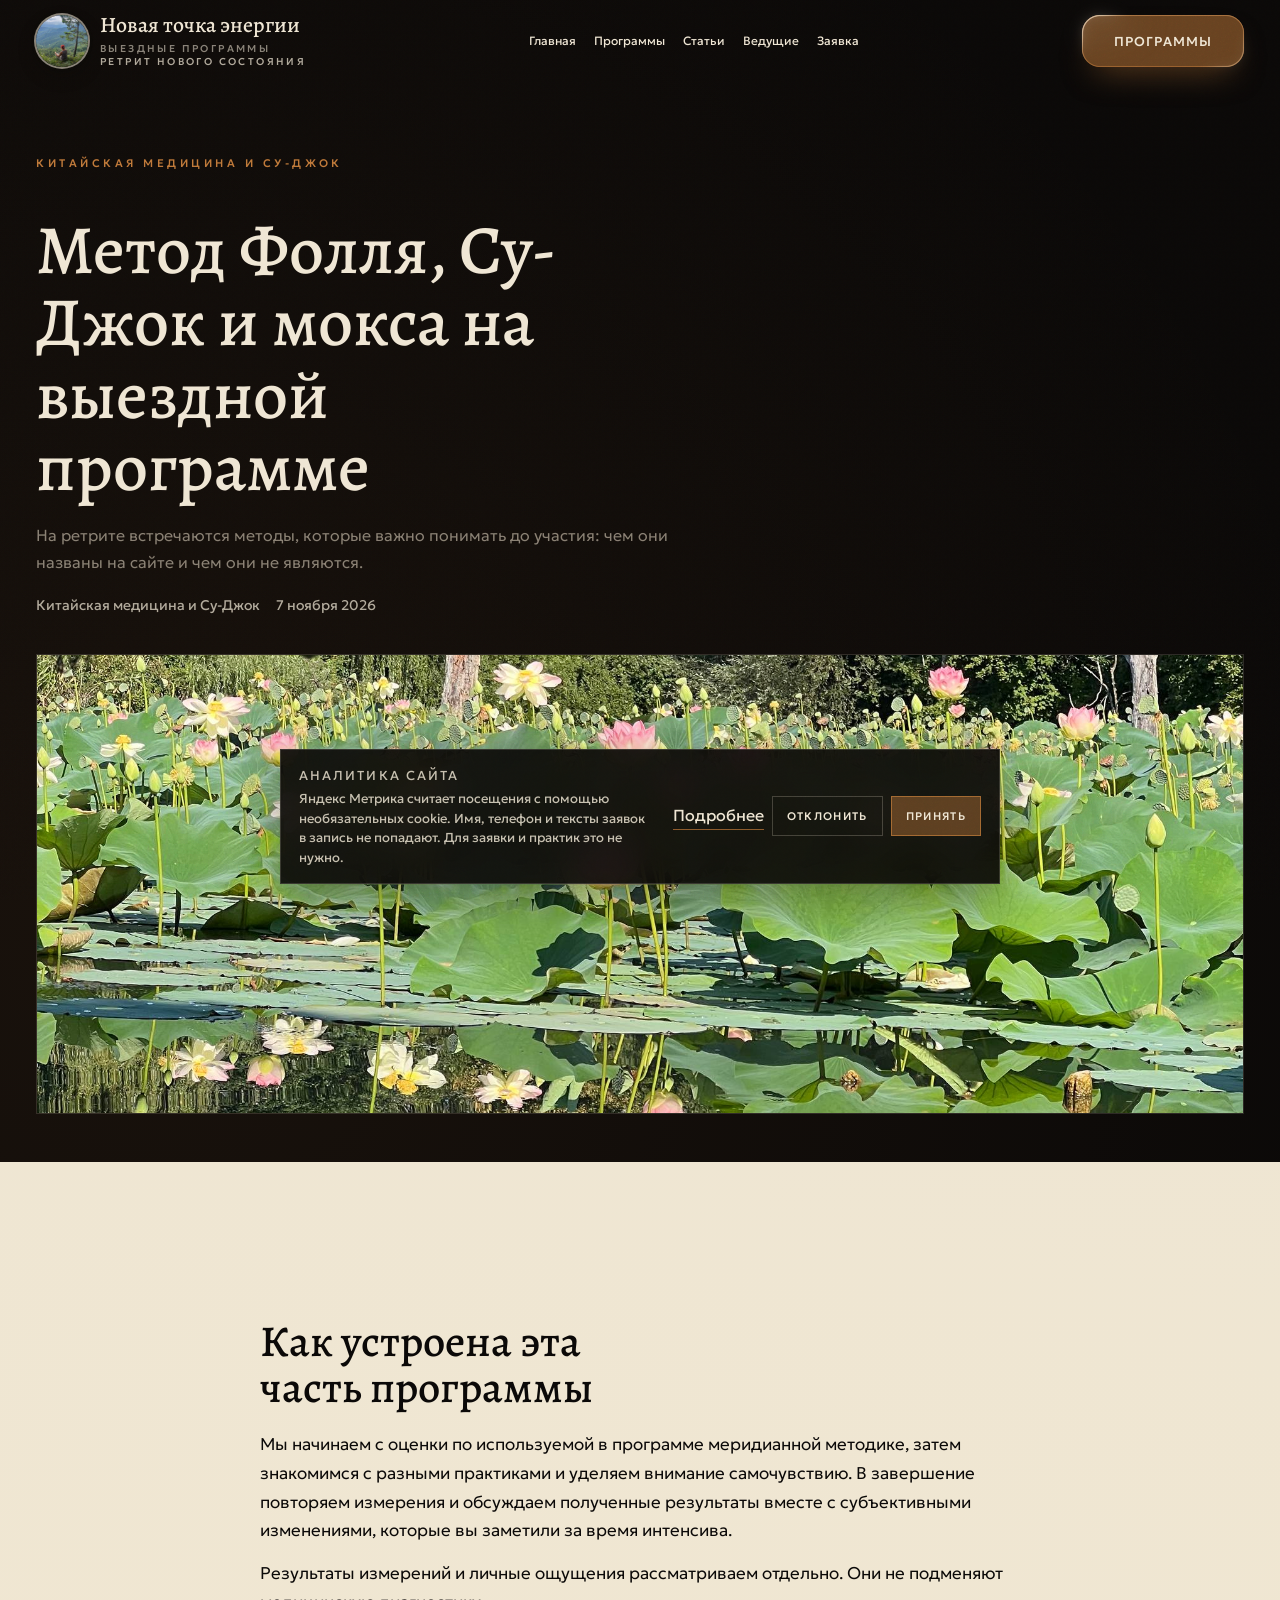
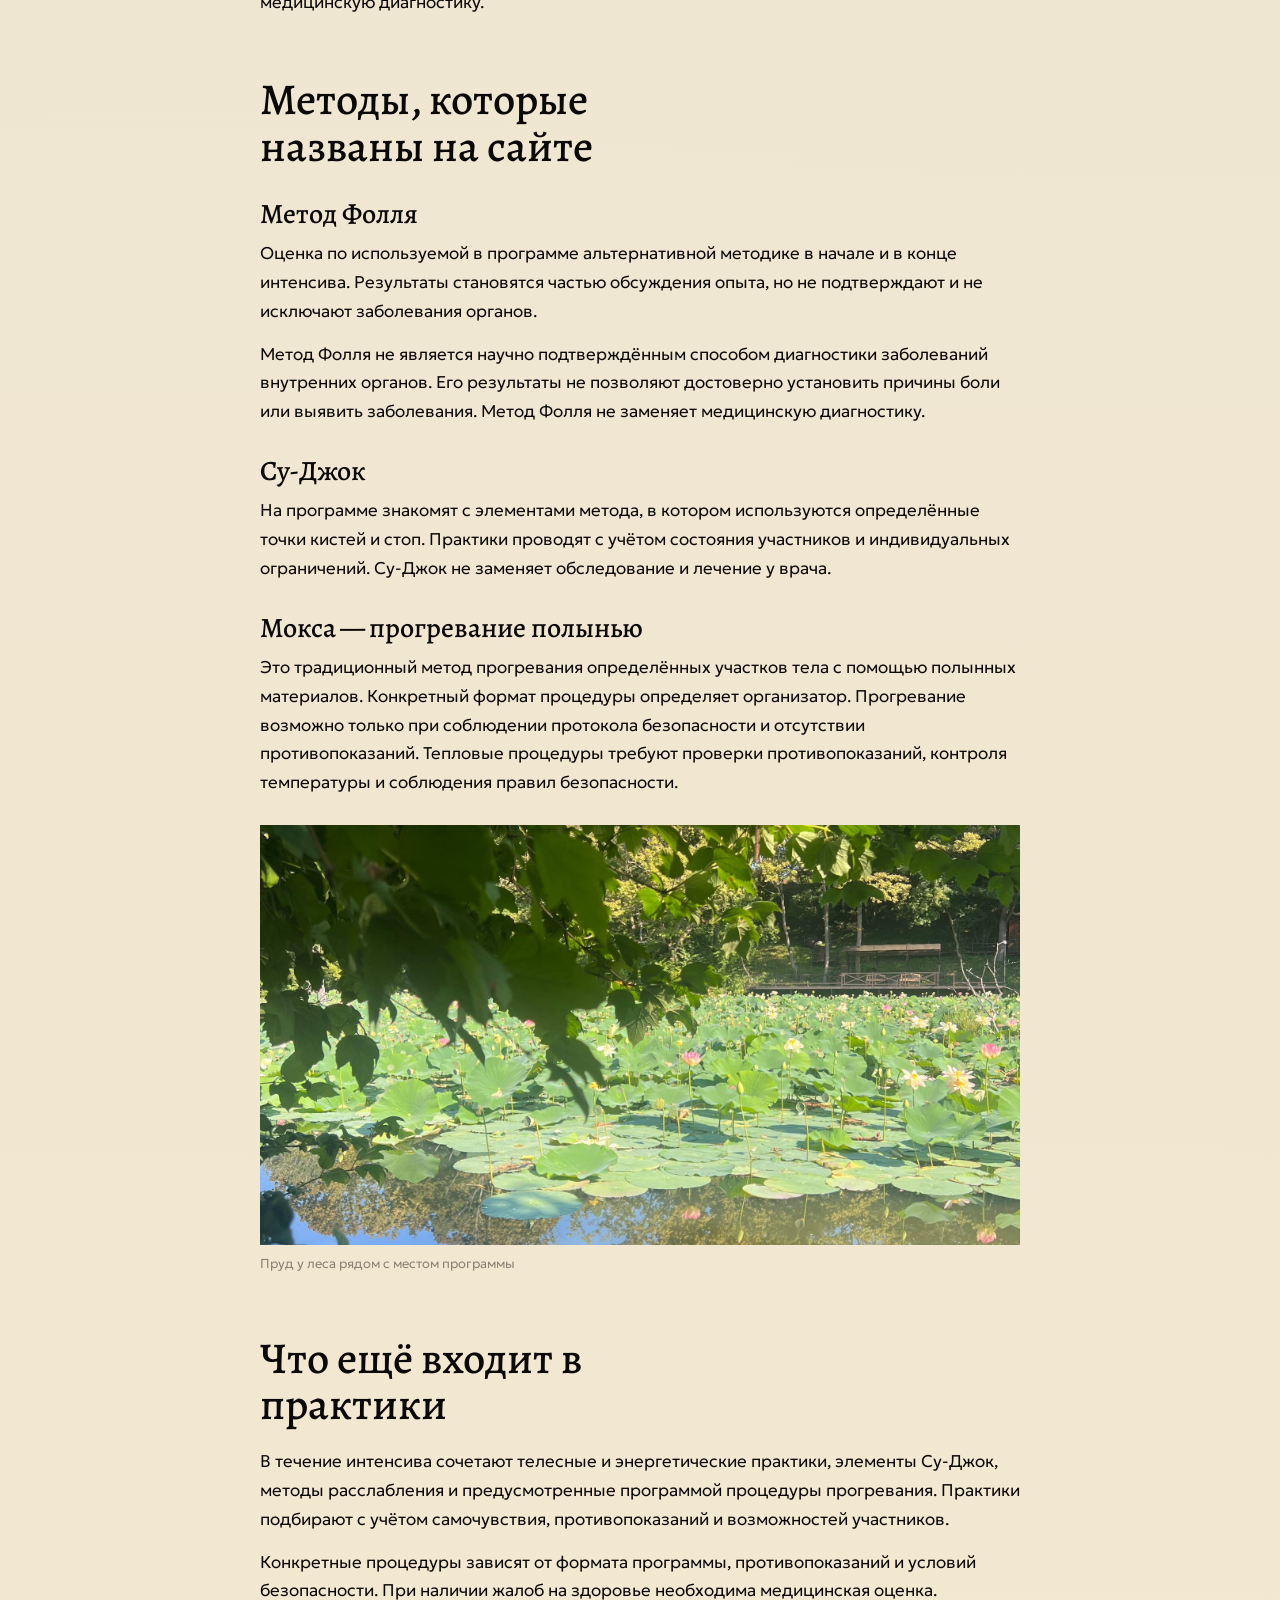
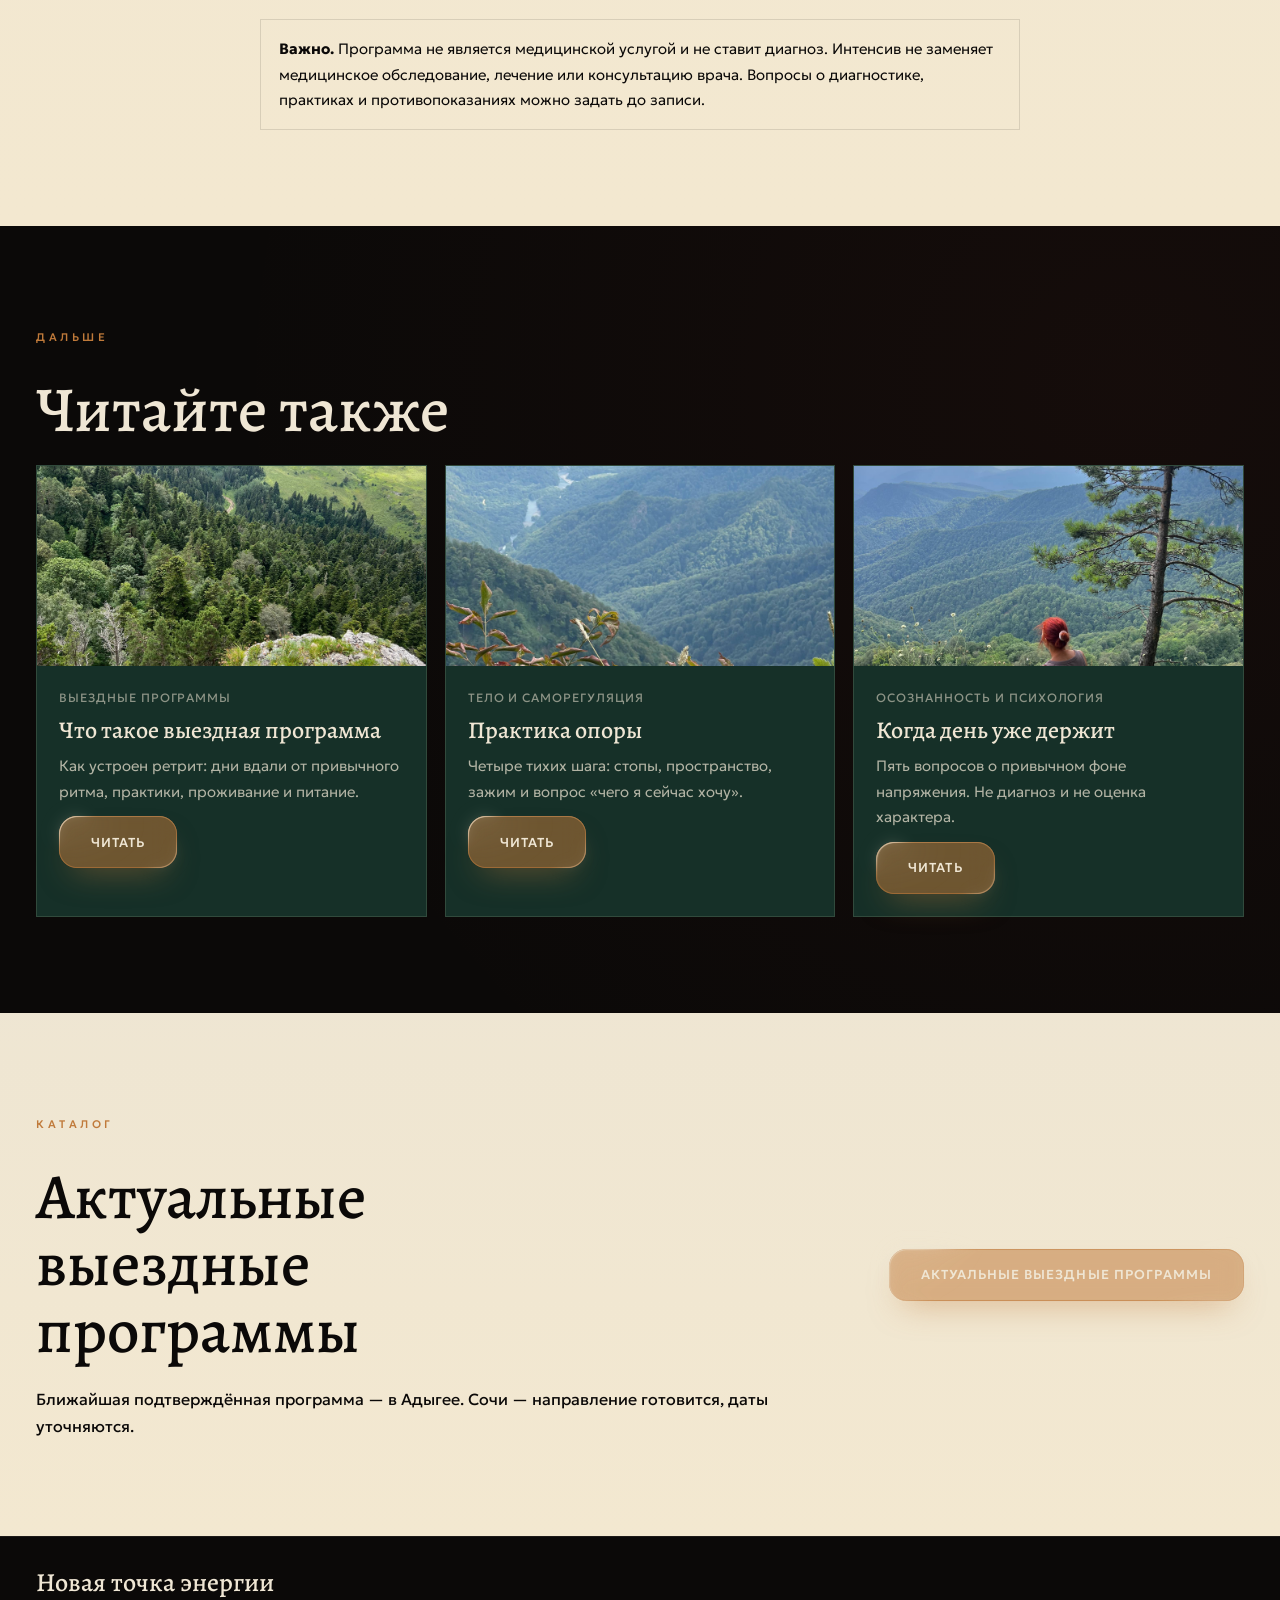
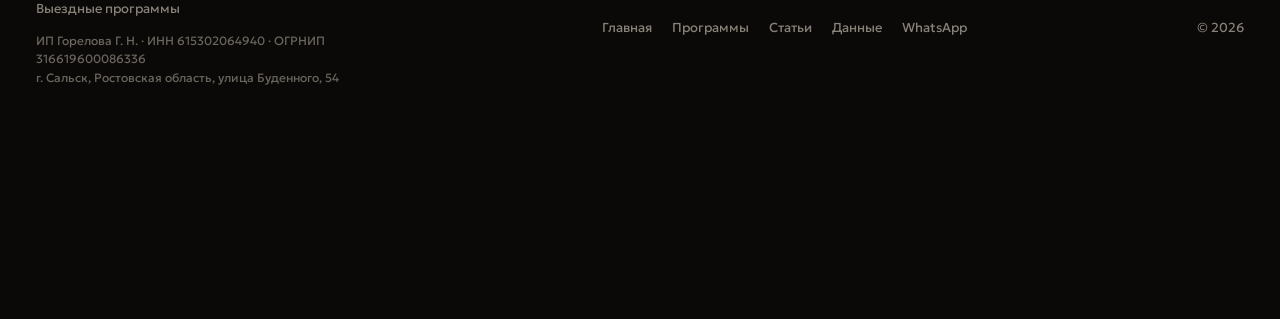
<file: articles/metody-na-programme.html>
<!DOCTYPE html>
<html lang="ru">
<head>
  <meta charset="UTF-8">
  <meta name="viewport" content="width=device-width, initial-scale=1">
  <meta name="theme-color" content="#0b0908">
  <meta name="robots" content="index, follow, max-image-preview:large">
  <meta name="description" content="Метод Фолля, Су-Джок и мокса на ретрите в Адыгее: как они названы на сайте и чем не являются. Не заменяют обследование и лечение у врача.">
  <meta name="author" content="Новая точка энергии">
  <link rel="canonical" href="https://retritbest.ru/articles/metody-na-programme.html">
  <meta property="og:title" content="Метод Фолля, Су-Джок и мокса на выездной программе">
  <meta property="og:description" content="Какие методы встречаются на ретрите и какие оговорки важны до участия. Без обещания вылечить заболевание.">
  <meta property="og:type" content="article">
  <meta property="og:locale" content="ru_RU">
  <meta property="og:url" content="https://retritbest.ru/articles/metody-na-programme.html">
  <meta property="og:site_name" content="Новая точка энергии">
  <meta property="og:image" content="https://retritbest.ru/img/adygea-pond.jpg">
  <meta name="twitter:card" content="summary_large_image">
  <title>Метод Фолля, Су-Джок и мокса на выездной программе</title>
  <link rel="icon" href="/favicon.svg" type="image/svg+xml">
  <link rel="preconnect" href="https://fonts.googleapis.com">
  <link rel="preconnect" href="https://fonts.gstatic.com" crossorigin>
  <link href="https://fonts.googleapis.com/css2?family=Alegreya:ital,wght@0,500;0,600;0,800;1,500;1,600&family=Geologica:wght@300;400;500;600&display=swap" rel="stylesheet">
  <link rel="stylesheet" href="/css/main.css">
  <link rel="stylesheet" href="/css/specular-button.css">
  <link rel="stylesheet" href="/css/programs.css">
  <link rel="stylesheet" href="/css/articles.css">
  <script type="application/ld+json">
  {
    "@context": "https://schema.org",
    "@type": "Article",
    "headline": "Метод Фолля, Су-Джок и мокса на выездной программе",
    "description": "Какие методы встречаются на ретрите и чем они не являются.",
    "datePublished": "2026-11-07",
    "dateModified": "2026-11-07",
    "image": "https://retritbest.ru/img/adygea-pond.jpg",
    "url": "https://retritbest.ru/articles/metody-na-programme.html",
    "author": { "@type": "Organization", "name": "Новая точка энергии", "url": "https://retritbest.ru/" },
    "publisher": { "@type": "Organization", "name": "Новая точка энергии", "url": "https://retritbest.ru/" }
  }
  </script>
</head>
<body class="page-article">
  <div class="grain" aria-hidden="true"></div>
  <header class="header" id="header">
    <div class="wrap header-inner">
      <a class="brand" href="/">
        <span class="brand-mark" role="img" aria-label="Пауза на склоне Адыгеи"></span>
        <span class="brand-copy">
          Новая точка энергии
          <small>выездные программы</small>
          <small class="brand-retreat">ретрит нового состояния</small>
        </span>
      </a>
      <nav class="nav" aria-label="Основная навигация">
        <a href="/">Главная</a>
        <a href="/programs.html">Программы</a>
        <a href="/articles.html">Статьи</a>
        <a href="/#hosts">Ведущие</a>
        <a href="/#contact">Заявка</a>
      </nav>
      <a class="specular-button specular-button--md specular-button--copper" href="/programs.html" data-specular="copper">Программы</a>
      <a class="header-book" href="/#contact">Записаться</a>
      <button class="menu-toggle" id="menuToggle" type="button" aria-expanded="false" aria-controls="mobileNav" aria-label="Открыть меню"><span></span></button>
    </div>
  </header>
  <nav class="mobile-nav" id="mobileNav" hidden>
    <a href="/">Главная</a>
    <a href="/programs.html">Программы</a>
    <a href="/articles.html">Статьи</a>
    <a href="/#hosts">Ведущие</a>
    <a class="specular-button specular-button--md specular-button--ink" href="/programs.html" data-specular="ink">Программы</a>
  </nav>

  <main>
    <article>
      <header class="article-hero">
        <div class="wrap">
          <p class="chapter">китайская медицина и су-джок</p>
          <h1>Метод Фолля, Су-Джок и мокса на выездной программе</h1>
          <p class="lead">На ретрите встречаются методы, которые важно понимать до участия: чем они названы на сайте и чем они не являются.</p>
          <p class="program-hero-meta">
            <span>Китайская медицина и Су-Джок</span>
            <time datetime="2026-11-07">7 ноября 2026</time>
          </p>
        </div>
        <div class="wrap article-hero-cover">
          <img src="/img/adygea-pond.jpg" alt="Лотосы на пруду в Адыгее" width="1200" height="700">
        </div>
      </header>

      <section class="sheet program-block">
        <div class="wrap article-body">
          <h2>Как устроена эта часть программы</h2>
          <p>Мы начинаем с оценки по используемой в программе меридианной методике, затем знакомимся с разными практиками и уделяем внимание самочувствию. В завершение повторяем измерения и обсуждаем полученные результаты вместе с субъективными изменениями, которые вы заметили за время интенсива.</p>
          <p>Результаты измерений и личные ощущения рассматриваем отдельно. Они не подменяют медицинскую диагностику.</p>

          <h2>Методы, которые названы на сайте</h2>
          <h3>Метод Фолля</h3>
          <p>Оценка по используемой в программе альтернативной методике в начале и в конце интенсива. Результаты становятся частью обсуждения опыта, но не подтверждают и не исключают заболевания органов.</p>
          <p>Метод Фолля не является научно подтверждённым способом диагностики заболеваний внутренних органов. Его результаты не позволяют достоверно установить причины боли или выявить заболевания. Метод Фолля не заменяет медицинскую диагностику.</p>
          <h3>Су-Джок</h3>
          <p>На программе знакомят с элементами метода, в котором используются определённые точки кистей и стоп. Практики проводят с учётом состояния участников и индивидуальных ограничений. Су-Джок не заменяет обследование и лечение у врача.</p>
          <h3>Мокса — прогревание полынью</h3>
          <p>Это традиционный метод прогревания определённых участков тела с помощью полынных материалов. Конкретный формат процедуры определяет организатор. Прогревание возможно только при соблюдении протокола безопасности и отсутствии противопоказаний. Тепловые процедуры требуют проверки противопоказаний, контроля температуры и соблюдения правил безопасности.</p>

          <figure class="article-figure">
            <img src="/img/adygea-about.jpg" alt="Пруд с лотосами в Адыгее" width="1200" height="700">
            <figcaption>Пруд у леса рядом с местом программы</figcaption>
          </figure>

          <h2>Что ещё входит в практики</h2>
          <p>В течение интенсива сочетают телесные и энергетические практики, элементы Су-Джок, методы расслабления и предусмотренные программой процедуры прогревания. Практики подбирают с учётом самочувствия, противопоказаний и возможностей участников.</p>
          <p>Конкретные процедуры зависят от формата программы, противопоказаний и условий безопасности. При наличии жалоб на здоровье необходима медицинская оценка.</p>
          <p class="article-note"><strong>Важно.</strong> Программа не является медицинской услугой и не ставит диагноз. Интенсив не заменяет медицинское обследование, лечение или консультацию врача. Вопросы о диагностике, практиках и противопоказаниях можно задать до записи.</p>
        </div>
      </section>
    </article>

    <section class="ink program-block">
      <div class="wrap">
        <p class="chapter">дальше</p>
        <h2>Читайте также</h2>
        <div class="article-related-grid">
          <article class="article-card">
            <div class="article-card__photo"><img src="/img/adygea-place.jpg" alt="Горный пейзаж Адыгеи" width="800" height="500"></div>
            <div class="article-card__body">
              <div class="article-card__meta"><span>Выездные программы</span></div>
              <h2>Что такое выездная программа</h2>
              <p>Как устроен ретрит: дни вдали от привычного ритма, практики, проживание и питание.</p>
            </div>
            <div class="article-card__foot"><a class="specular-button specular-button--md specular-button--copper" href="/articles/chto-takoe-vyezdnaya-programma.html" data-specular="copper">Читать</a></div>
          </article>
          <article class="article-card">
            <div class="article-card__photo"><img src="/img/adygea-practice.jpg" alt="Склоны Адыгеи" width="800" height="500"></div>
            <div class="article-card__body">
              <div class="article-card__meta"><span>Тело и саморегуляция</span></div>
              <h2>Практика опоры</h2>
              <p>Четыре тихих шага: стопы, пространство, зажим и вопрос «чего я сейчас хочу».</p>
            </div>
            <div class="article-card__foot"><a class="specular-button specular-button--md specular-button--copper" href="/articles/opora-i-telo.html" data-specular="copper">Читать</a></div>
          </article>
          <article class="article-card">
            <div class="article-card__photo"><img src="/img/adygea-pause.jpg" alt="Пауза на склоне Адыгеи" width="800" height="500"></div>
            <div class="article-card__body">
              <div class="article-card__meta"><span>Осознанность и психология</span></div>
              <h2>Когда день уже держит</h2>
              <p>Пять вопросов о привычном фоне напряжения. Не диагноз и не оценка характера.</p>
            </div>
            <div class="article-card__foot"><a class="specular-button specular-button--md specular-button--copper" href="/articles/napryazhenie-i-pauza.html" data-specular="copper">Читать</a></div>
          </article>
        </div>
      </div>
    </section>

    <section class="sheet program-block">
      <div class="wrap article-cta">
        <div>
          <p class="chapter">каталог</p>
          <h2>Актуальные выездные программы</h2>
          <p>Ближайшая подтверждённая программа — в Адыгее. Сочи — направление готовится, даты уточняются.</p>
        </div>
        <a class="specular-button specular-button--lg specular-button--copper" href="/programs.html" data-specular="copper">Актуальные выездные программы</a>
      </div>
    </section>
  </main>

  <footer class="footer">
    <div class="wrap footer-inner">
      <div>
        <div class="brand">Новая точка энергии</div>
        <div>Выездные программы</div>
        <p class="footer-legal">ИП Горелова Г. Н. · ИНН 615302064940 · ОГРНИП 316619600086336<br>г. Сальск, Ростовская область, улица Буденного, 54</p>
      </div>
      <div class="footer-links">
        <a href="/">Главная</a>
        <a href="/programs.html">Программы</a>
        <a href="/articles.html">Статьи</a>
        <a href="/#privacy">Данные</a>
        <a href="https://wa.me/79287720636" rel="noopener noreferrer" target="_blank">WhatsApp</a>
      </div>
      <div>© <span id="currentYear">2026</span></div>
    </div>
  </footer>
  <script src="/js/specular-button.js"></script>
  <script src="/js/site.js"></script>
  <script src="/js/metrika-consent.js"></script>
</body>
</html>
</file>
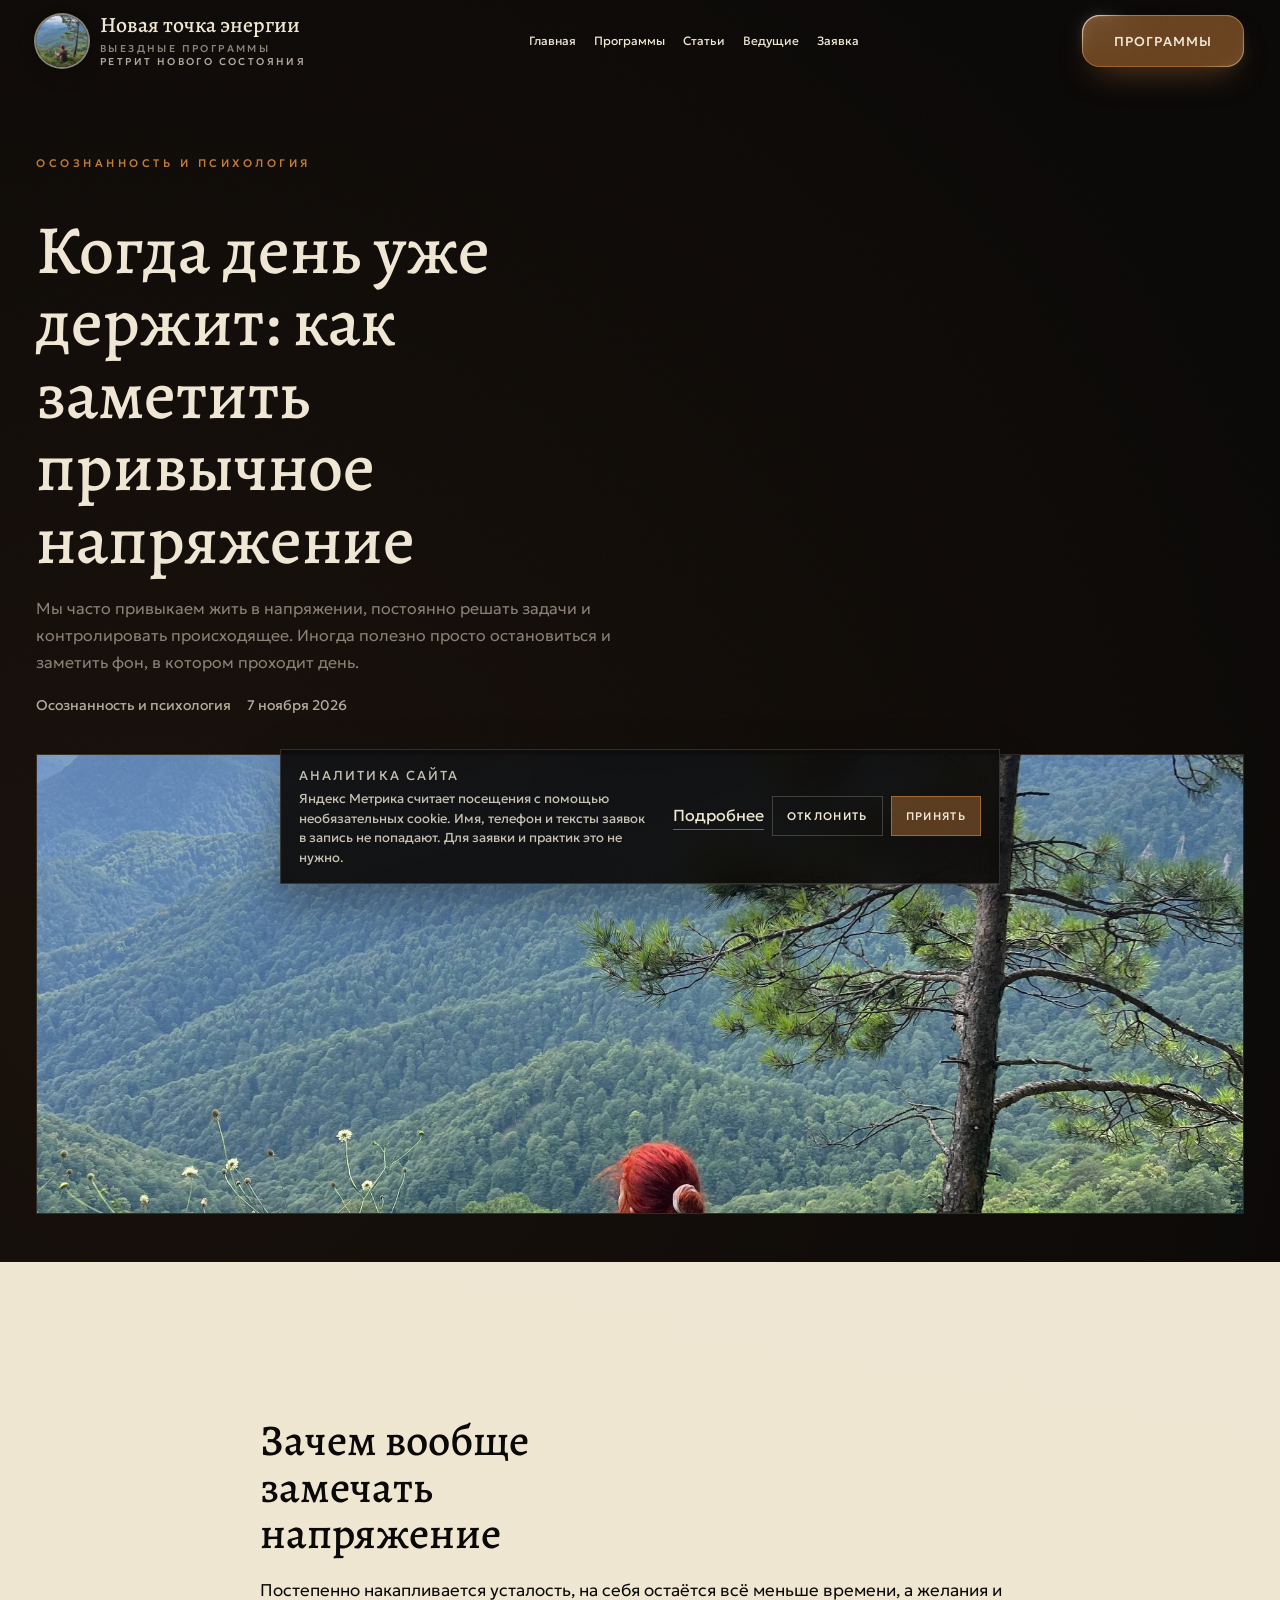
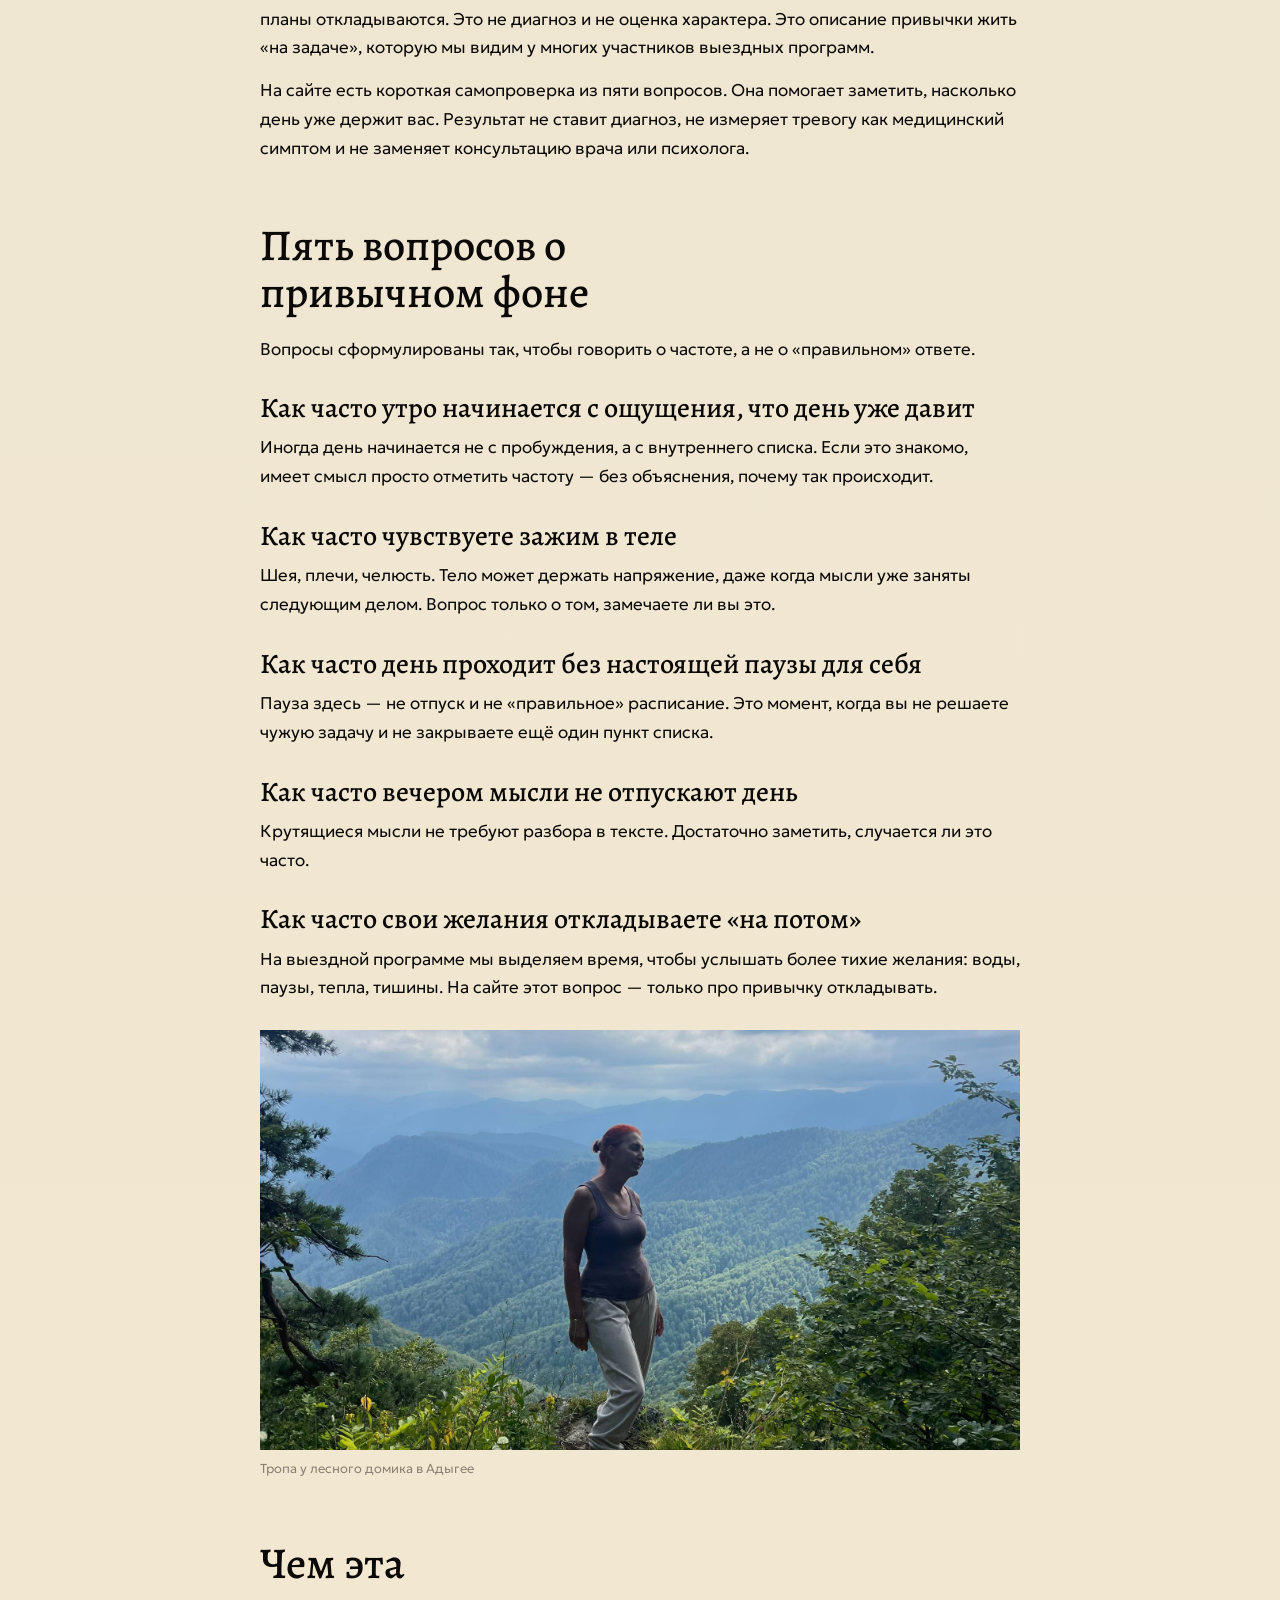
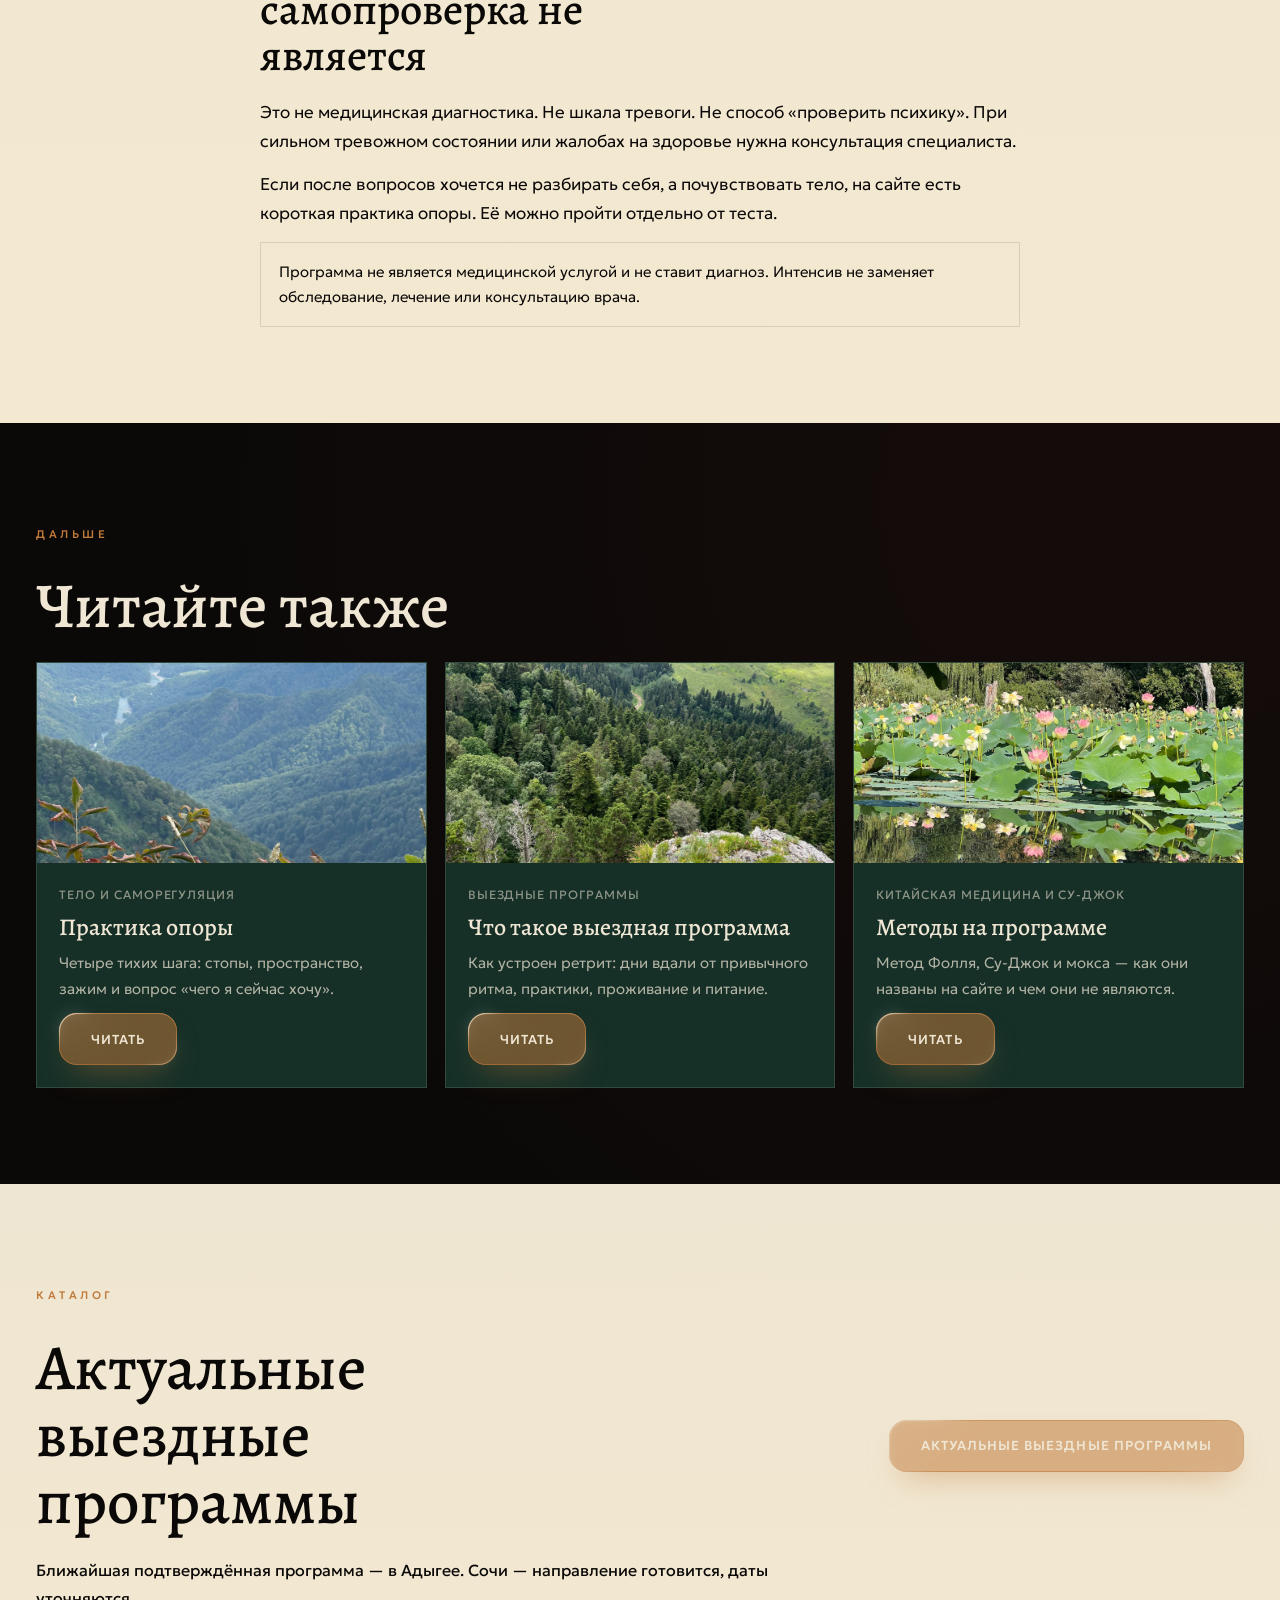
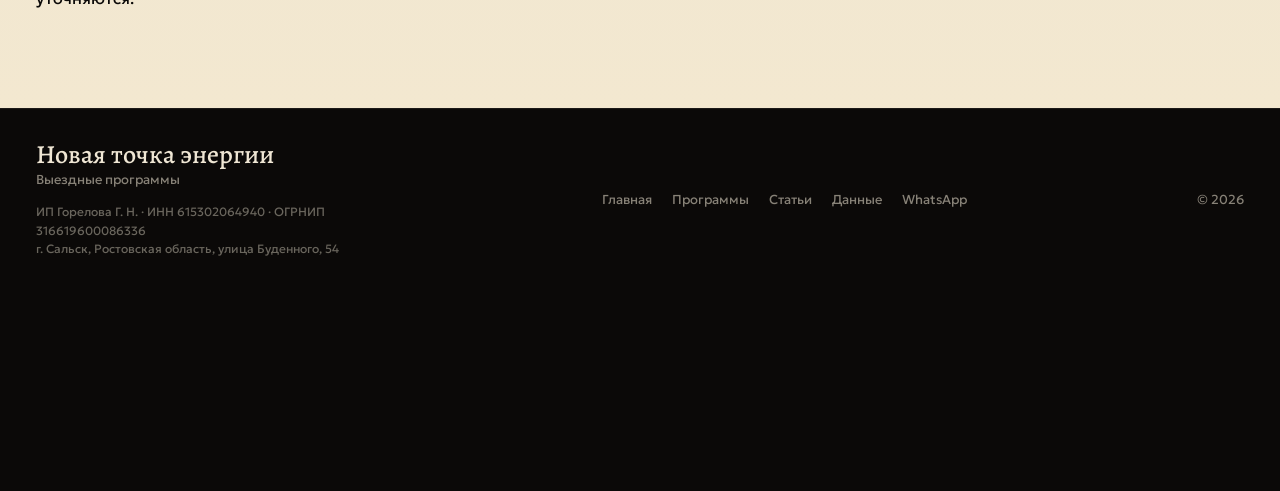
<file: articles/napryazhenie-i-pauza.html>
<!DOCTYPE html>
<html lang="ru">
<head>
  <meta charset="UTF-8">
  <meta name="viewport" content="width=device-width, initial-scale=1">
  <meta name="theme-color" content="#0b0908">
  <meta name="robots" content="index, follow, max-image-preview:large">
  <meta name="description" content="Как заметить привычный фон напряжения: пять вопросов с сайта ретрита. Это самопроверка, а не диагноз и не оценка характера.">
  <meta name="author" content="Новая точка энергии">
  <link rel="canonical" href="https://retritbest.ru/articles/napryazhenie-i-pauza.html">
  <meta property="og:title" content="Когда день уже держит — как заметить привычное напряжение">
  <meta property="og:description" content="Короткая самопроверка фона напряжения. Не диагноз, не лечение и не оценка характера.">
  <meta property="og:type" content="article">
  <meta property="og:locale" content="ru_RU">
  <meta property="og:url" content="https://retritbest.ru/articles/napryazhenie-i-pauza.html">
  <meta property="og:site_name" content="Новая точка энергии">
  <meta property="og:image" content="https://retritbest.ru/img/adygea-pause.jpg">
  <meta name="twitter:card" content="summary_large_image">
  <title>Когда день уже держит — как заметить привычное напряжение</title>
  <link rel="icon" href="/favicon.svg" type="image/svg+xml">
  <link rel="preconnect" href="https://fonts.googleapis.com">
  <link rel="preconnect" href="https://fonts.gstatic.com" crossorigin>
  <link href="https://fonts.googleapis.com/css2?family=Alegreya:ital,wght@0,500;0,600;0,800;1,500;1,600&family=Geologica:wght@300;400;500;600&display=swap" rel="stylesheet">
  <link rel="stylesheet" href="/css/main.css">
  <link rel="stylesheet" href="/css/specular-button.css">
  <link rel="stylesheet" href="/css/programs.css">
  <link rel="stylesheet" href="/css/articles.css">
  <script type="application/ld+json">
  {
    "@context": "https://schema.org",
    "@type": "Article",
    "headline": "Когда день уже держит: как заметить привычное напряжение",
    "description": "Как заметить привычный фон напряжения. Это самопроверка, а не диагноз.",
    "datePublished": "2026-11-07",
    "dateModified": "2026-11-07",
    "image": "https://retritbest.ru/img/adygea-pause.jpg",
    "url": "https://retritbest.ru/articles/napryazhenie-i-pauza.html",
    "author": { "@type": "Organization", "name": "Новая точка энергии", "url": "https://retritbest.ru/" },
    "publisher": { "@type": "Organization", "name": "Новая точка энергии", "url": "https://retritbest.ru/" }
  }
  </script>
</head>
<body class="page-article">
  <div class="grain" aria-hidden="true"></div>
  <header class="header" id="header">
    <div class="wrap header-inner">
      <a class="brand" href="/">
        <span class="brand-mark" role="img" aria-label="Пауза на склоне Адыгеи"></span>
        <span class="brand-copy">
          Новая точка энергии
          <small>выездные программы</small>
          <small class="brand-retreat">ретрит нового состояния</small>
        </span>
      </a>
      <nav class="nav" aria-label="Основная навигация">
        <a href="/">Главная</a>
        <a href="/programs.html">Программы</a>
        <a href="/articles.html">Статьи</a>
        <a href="/#hosts">Ведущие</a>
        <a href="/#contact">Заявка</a>
      </nav>
      <a class="specular-button specular-button--md specular-button--copper" href="/programs.html" data-specular="copper">Программы</a>
      <a class="header-book" href="/#contact">Записаться</a>
      <button class="menu-toggle" id="menuToggle" type="button" aria-expanded="false" aria-controls="mobileNav" aria-label="Открыть меню"><span></span></button>
    </div>
  </header>
  <nav class="mobile-nav" id="mobileNav" hidden>
    <a href="/">Главная</a>
    <a href="/programs.html">Программы</a>
    <a href="/articles.html">Статьи</a>
    <a href="/#hosts">Ведущие</a>
    <a class="specular-button specular-button--md specular-button--ink" href="/programs.html" data-specular="ink">Программы</a>
  </nav>

  <main>
    <article>
      <header class="article-hero">
        <div class="wrap">
          <p class="chapter">осознанность и психология</p>
          <h1>Когда день уже держит: как заметить привычное напряжение</h1>
          <p class="lead">Мы часто привыкаем жить в напряжении, постоянно решать задачи и контролировать происходящее. Иногда полезно просто остановиться и заметить фон, в котором проходит день.</p>
          <p class="program-hero-meta">
            <span>Осознанность и психология</span>
            <time datetime="2026-11-07">7 ноября 2026</time>
          </p>
        </div>
        <div class="wrap article-hero-cover">
          <img src="/img/adygea-pause.jpg" alt="Пауза на склоне Адыгеи" width="1200" height="700">
        </div>
      </header>

      <section class="sheet program-block">
        <div class="wrap article-body">
          <h2>Зачем вообще замечать напряжение</h2>
          <p>Постепенно накапливается усталость, на себя остаётся всё меньше времени, а желания и планы откладываются. Это не диагноз и не оценка характера. Это описание привычки жить «на задаче», которую мы видим у многих участников выездных программ.</p>
          <p>На сайте есть короткая самопроверка из пяти вопросов. Она помогает заметить, насколько день уже держит вас. Результат не ставит диагноз, не измеряет тревогу как медицинский симптом и не заменяет консультацию врача или психолога.</p>

          <h2>Пять вопросов о привычном фоне</h2>
          <p>Вопросы сформулированы так, чтобы говорить о частоте, а не о «правильном» ответе.</p>
          <h3>Как часто утро начинается с ощущения, что день уже давит</h3>
          <p>Иногда день начинается не с пробуждения, а с внутреннего списка. Если это знакомо, имеет смысл просто отметить частоту — без объяснения, почему так происходит.</p>
          <h3>Как часто чувствуете зажим в теле</h3>
          <p>Шея, плечи, челюсть. Тело может держать напряжение, даже когда мысли уже заняты следующим делом. Вопрос только о том, замечаете ли вы это.</p>
          <h3>Как часто день проходит без настоящей паузы для себя</h3>
          <p>Пауза здесь — не отпуск и не «правильное» расписание. Это момент, когда вы не решаете чужую задачу и не закрываете ещё один пункт списка.</p>
          <h3>Как часто вечером мысли не отпускают день</h3>
          <p>Крутящиеся мысли не требуют разбора в тексте. Достаточно заметить, случается ли это часто.</p>
          <h3>Как часто свои желания откладываете «на потом»</h3>
          <p>На выездной программе мы выделяем время, чтобы услышать более тихие желания: воды, паузы, тепла, тишины. На сайте этот вопрос — только про привычку откладывать.</p>

          <figure class="article-figure">
            <img src="/img/adygea-path.jpg" alt="Тропа среди деревьев в Адыгее" width="1200" height="700">
            <figcaption>Тропа у лесного домика в Адыгее</figcaption>
          </figure>

          <h2>Чем эта самопроверка не является</h2>
          <p>Это не медицинская диагностика. Не шкала тревоги. Не способ «проверить психику». При сильном тревожном состоянии или жалобах на здоровье нужна консультация специалиста.</p>
          <p>Если после вопросов хочется не разбирать себя, а почувствовать тело, на сайте есть короткая практика опоры. Её можно пройти отдельно от теста.</p>
          <p class="article-note">Программа не является медицинской услугой и не ставит диагноз. Интенсив не заменяет обследование, лечение или консультацию врача.</p>
        </div>
      </section>
    </article>

    <section class="ink program-block">
      <div class="wrap">
        <p class="chapter">дальше</p>
        <h2>Читайте также</h2>
        <div class="article-related-grid">
          <article class="article-card">
            <div class="article-card__photo"><img src="/img/adygea-practice.jpg" alt="Склоны Адыгеи" width="800" height="500"></div>
            <div class="article-card__body">
              <div class="article-card__meta"><span>Тело и саморегуляция</span></div>
              <h2>Практика опоры</h2>
              <p>Четыре тихих шага: стопы, пространство, зажим и вопрос «чего я сейчас хочу».</p>
            </div>
            <div class="article-card__foot"><a class="specular-button specular-button--md specular-button--copper" href="/articles/opora-i-telo.html" data-specular="copper">Читать</a></div>
          </article>
          <article class="article-card">
            <div class="article-card__photo"><img src="/img/adygea-place.jpg" alt="Горный пейзаж Адыгеи" width="800" height="500"></div>
            <div class="article-card__body">
              <div class="article-card__meta"><span>Выездные программы</span></div>
              <h2>Что такое выездная программа</h2>
              <p>Как устроен ретрит: дни вдали от привычного ритма, практики, проживание и питание.</p>
            </div>
            <div class="article-card__foot"><a class="specular-button specular-button--md specular-button--copper" href="/articles/chto-takoe-vyezdnaya-programma.html" data-specular="copper">Читать</a></div>
          </article>
          <article class="article-card">
            <div class="article-card__photo"><img src="/img/adygea-pond.jpg" alt="Лотосы на пруду в Адыгее" width="800" height="500"></div>
            <div class="article-card__body">
              <div class="article-card__meta"><span>Китайская медицина и Су-Джок</span></div>
              <h2>Методы на программе</h2>
              <p>Метод Фолля, Су-Джок и мокса — как они названы на сайте и чем они не являются.</p>
            </div>
            <div class="article-card__foot"><a class="specular-button specular-button--md specular-button--copper" href="/articles/metody-na-programme.html" data-specular="copper">Читать</a></div>
          </article>
        </div>
      </div>
    </section>

    <section class="sheet program-block">
      <div class="wrap article-cta">
        <div>
          <p class="chapter">каталог</p>
          <h2>Актуальные выездные программы</h2>
          <p>Ближайшая подтверждённая программа — в Адыгее. Сочи — направление готовится, даты уточняются.</p>
        </div>
        <a class="specular-button specular-button--lg specular-button--copper" href="/programs.html" data-specular="copper">Актуальные выездные программы</a>
      </div>
    </section>
  </main>

  <footer class="footer">
    <div class="wrap footer-inner">
      <div>
        <div class="brand">Новая точка энергии</div>
        <div>Выездные программы</div>
        <p class="footer-legal">ИП Горелова Г. Н. · ИНН 615302064940 · ОГРНИП 316619600086336<br>г. Сальск, Ростовская область, улица Буденного, 54</p>
      </div>
      <div class="footer-links">
        <a href="/">Главная</a>
        <a href="/programs.html">Программы</a>
        <a href="/articles.html">Статьи</a>
        <a href="/#privacy">Данные</a>
        <a href="https://wa.me/79287720636" rel="noopener noreferrer" target="_blank">WhatsApp</a>
      </div>
      <div>© <span id="currentYear">2026</span></div>
    </div>
  </footer>
  <script src="/js/specular-button.js"></script>
  <script src="/js/site.js"></script>
  <script src="/js/metrika-consent.js"></script>
</body>
</html>
</file>
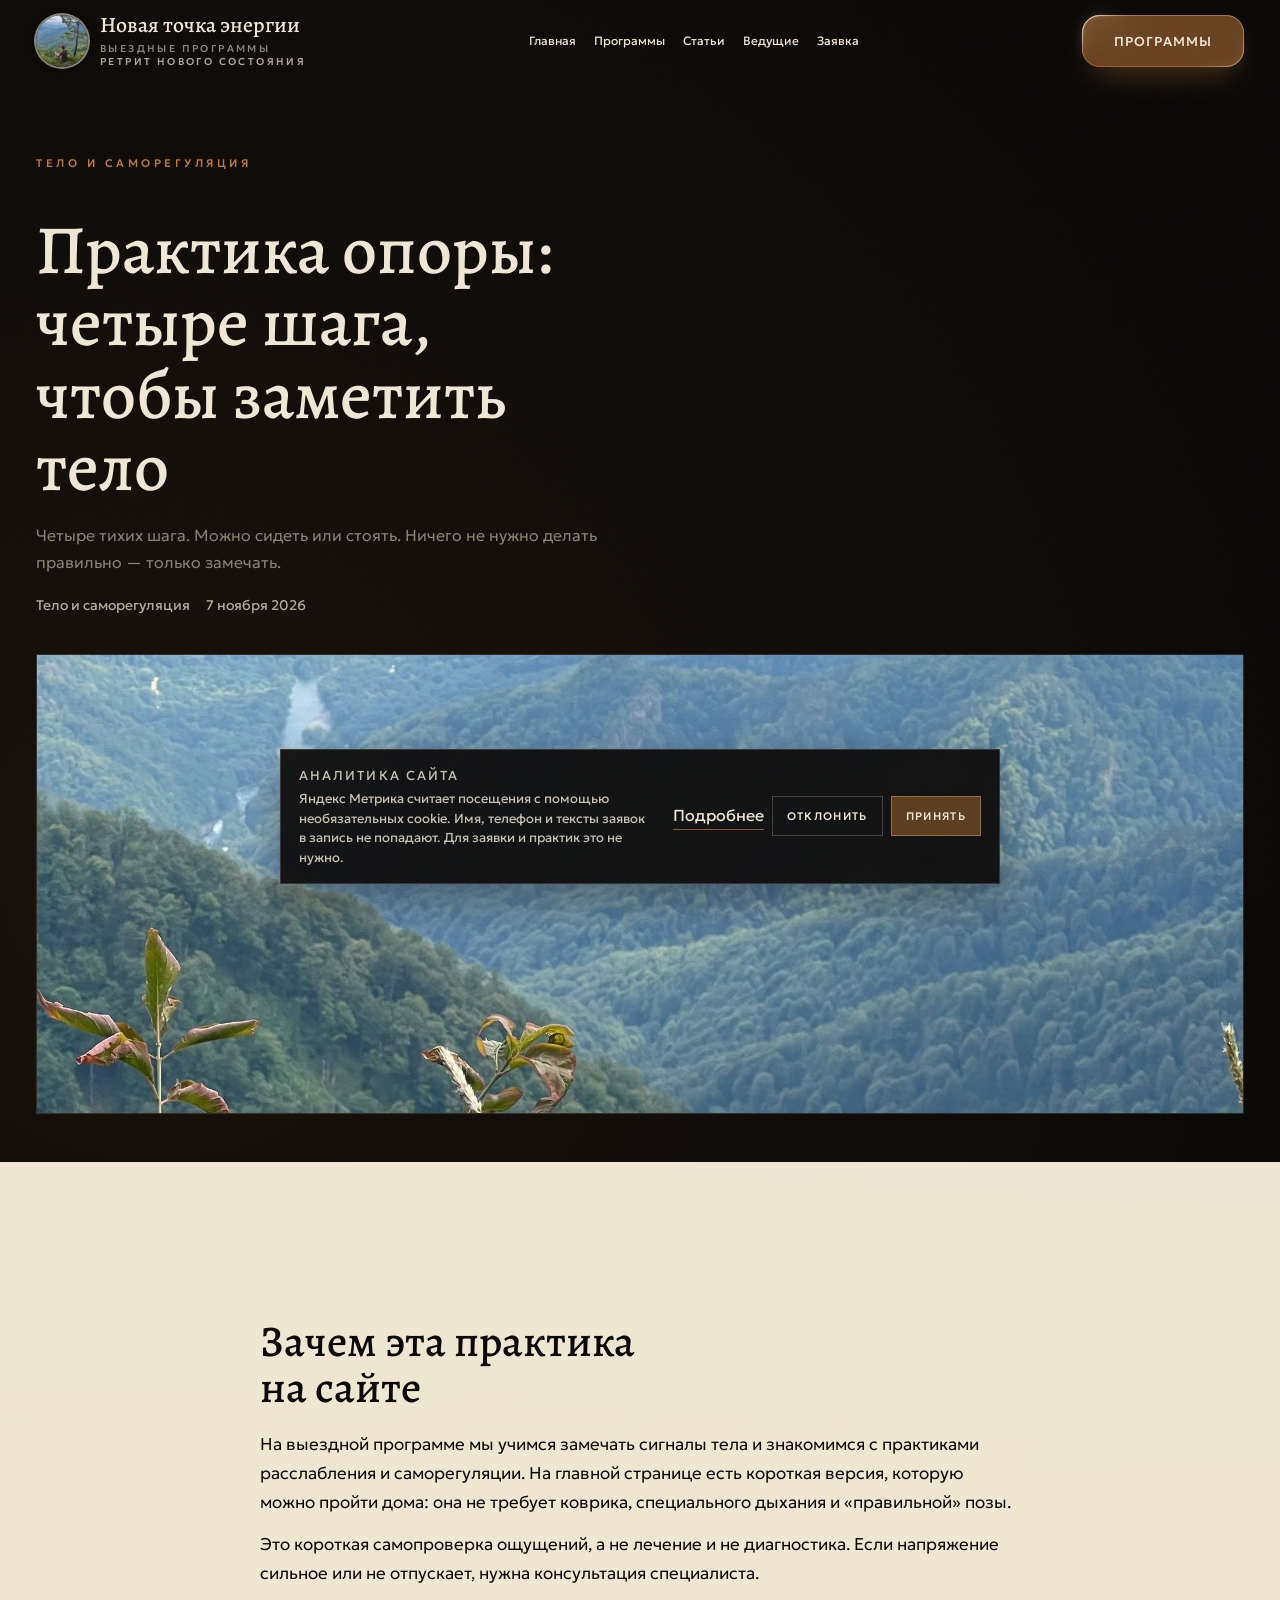
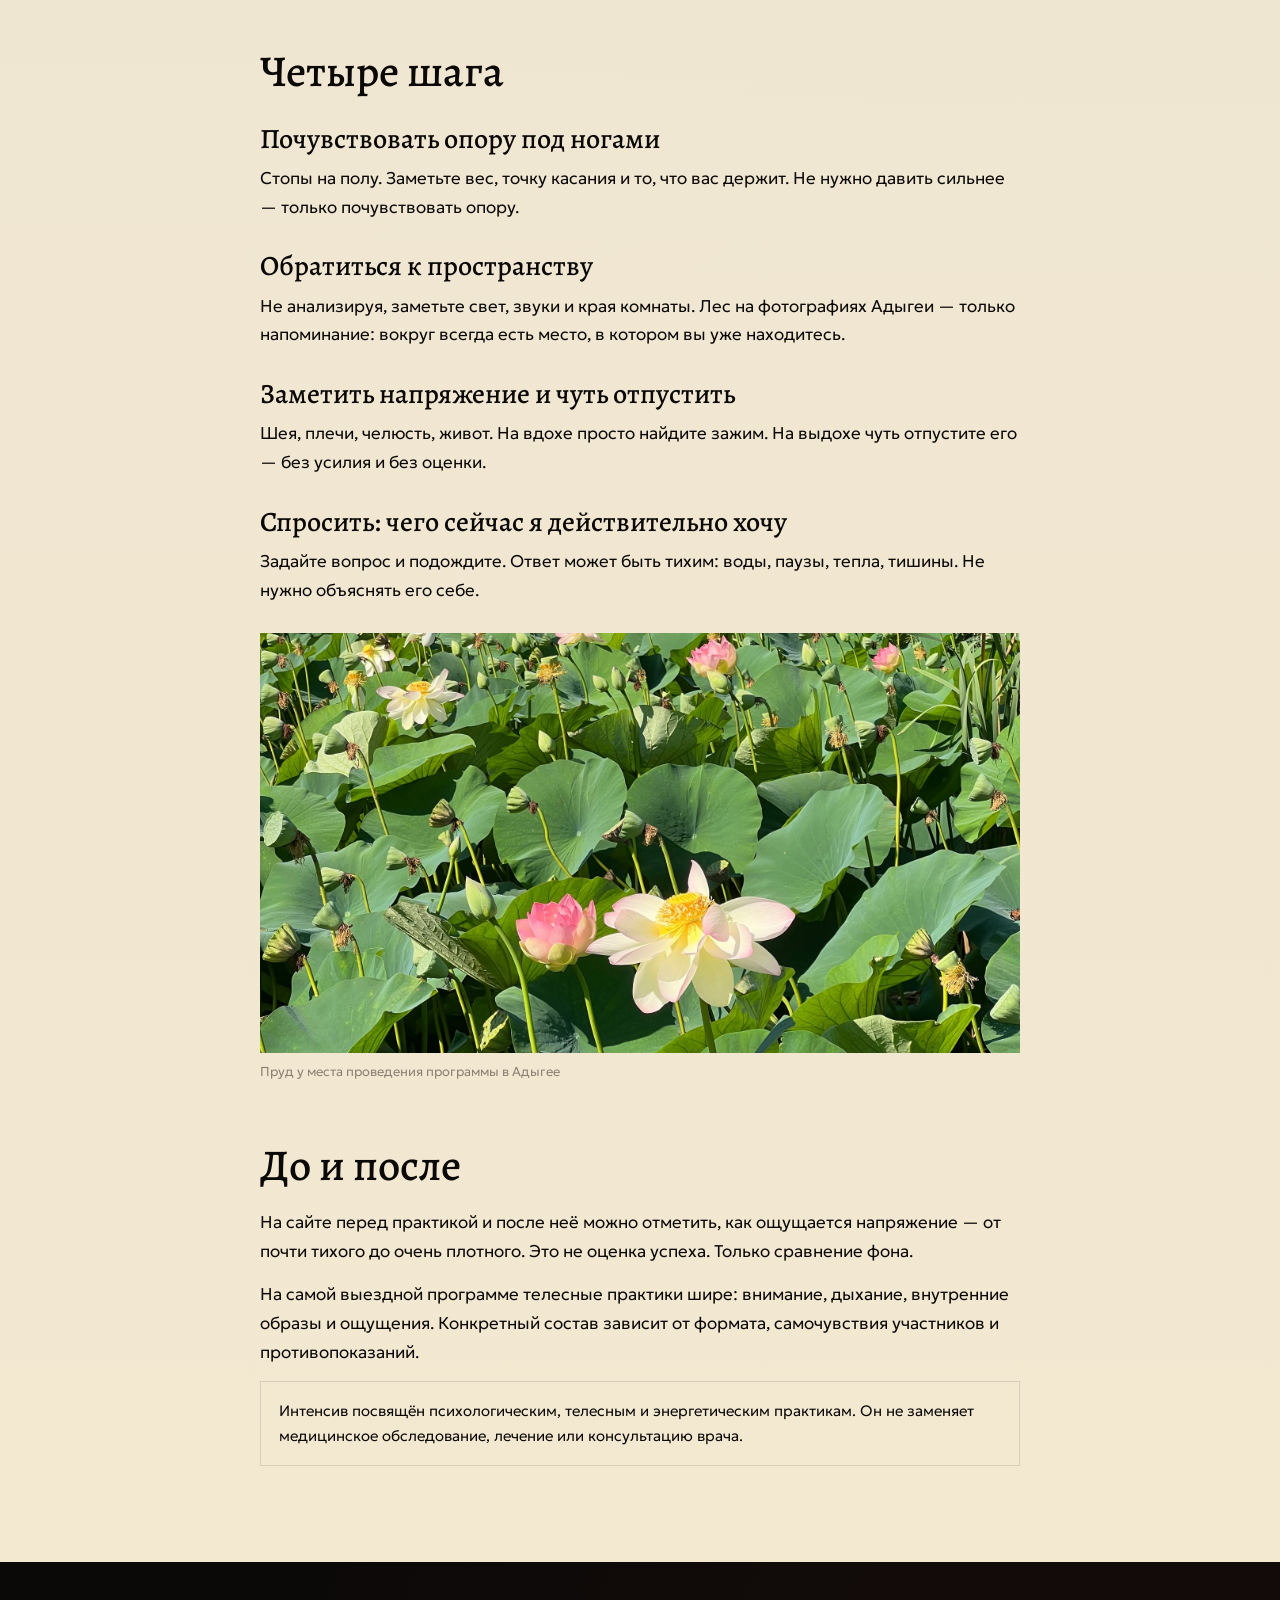
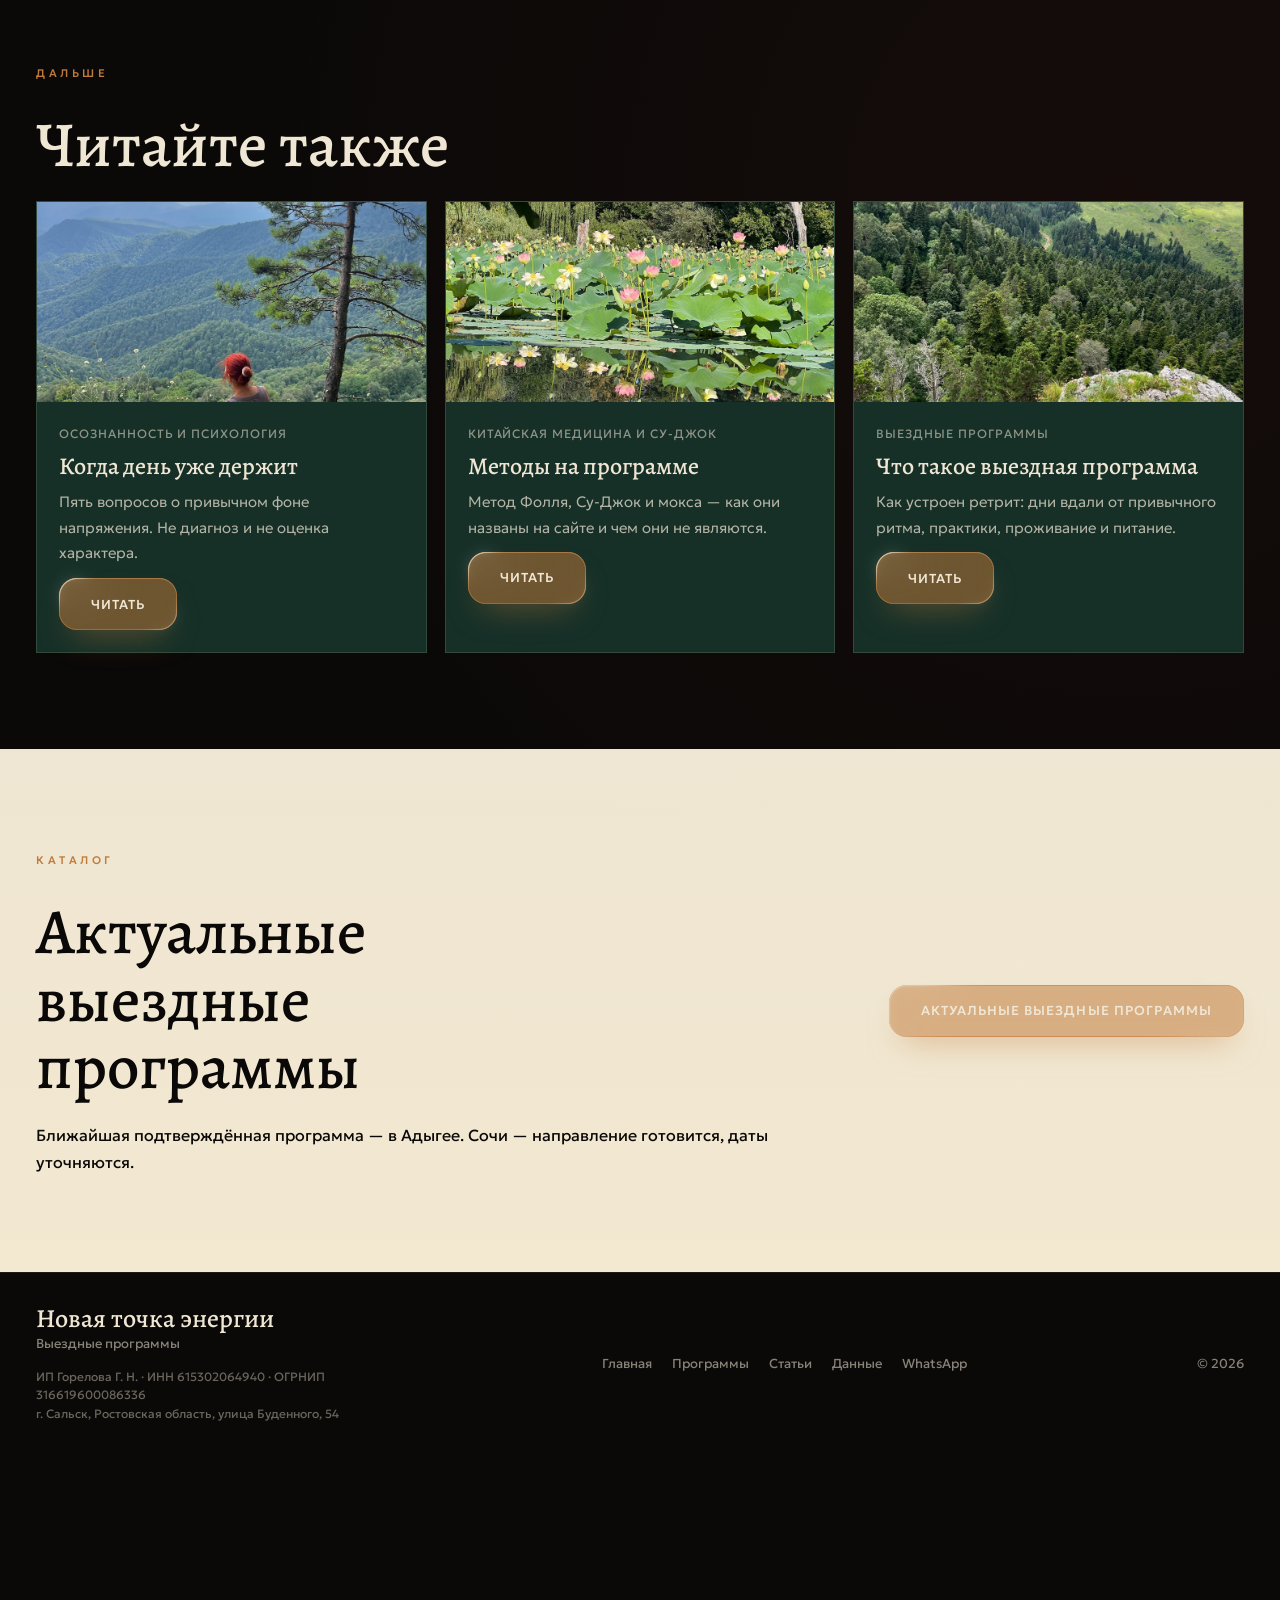
<file: articles/opora-i-telo.html>
<!DOCTYPE html>
<html lang="ru">
<head>
  <meta charset="UTF-8">
  <meta name="viewport" content="width=device-width, initial-scale=1">
  <meta name="theme-color" content="#0b0908">
  <meta name="robots" content="index, follow, max-image-preview:large">
  <meta name="description" content="Практика опоры с сайта ретрита: стопы, пространство, напряжение и вопрос «чего я сейчас хочу». Короткая самопроверка ощущений, не лечение.">
  <meta name="author" content="Новая точка энергии">
  <link rel="canonical" href="https://retritbest.ru/articles/opora-i-telo.html">
  <meta property="og:title" content="Практика опоры — четыре шага, чтобы заметить тело">
  <meta property="og:description" content="Стопы, пространство, зажим и тихий вопрос о желании. Можно сидеть или стоять. Это не лечение и не диагностика.">
  <meta property="og:type" content="article">
  <meta property="og:locale" content="ru_RU">
  <meta property="og:url" content="https://retritbest.ru/articles/opora-i-telo.html">
  <meta property="og:site_name" content="Новая точка энергии">
  <meta property="og:image" content="https://retritbest.ru/img/adygea-practice.jpg">
  <meta name="twitter:card" content="summary_large_image">
  <title>Практика опоры — четыре шага, чтобы заметить тело</title>
  <link rel="icon" href="/favicon.svg" type="image/svg+xml">
  <link rel="preconnect" href="https://fonts.googleapis.com">
  <link rel="preconnect" href="https://fonts.gstatic.com" crossorigin>
  <link href="https://fonts.googleapis.com/css2?family=Alegreya:ital,wght@0,500;0,600;0,800;1,500;1,600&family=Geologica:wght@300;400;500;600&display=swap" rel="stylesheet">
  <link rel="stylesheet" href="/css/main.css">
  <link rel="stylesheet" href="/css/specular-button.css">
  <link rel="stylesheet" href="/css/programs.css">
  <link rel="stylesheet" href="/css/articles.css">
  <script type="application/ld+json">
  {
    "@context": "https://schema.org",
    "@type": "Article",
    "headline": "Практика опоры: четыре шага, чтобы заметить тело",
    "description": "Короткая практика: стопы, пространство, напряжение и вопрос о желании. Не лечение и не диагностика.",
    "datePublished": "2026-11-07",
    "dateModified": "2026-11-07",
    "image": "https://retritbest.ru/img/adygea-practice.jpg",
    "url": "https://retritbest.ru/articles/opora-i-telo.html",
    "author": { "@type": "Organization", "name": "Новая точка энергии", "url": "https://retritbest.ru/" },
    "publisher": { "@type": "Organization", "name": "Новая точка энергии", "url": "https://retritbest.ru/" }
  }
  </script>
</head>
<body class="page-article">
  <div class="grain" aria-hidden="true"></div>
  <header class="header" id="header">
    <div class="wrap header-inner">
      <a class="brand" href="/">
        <span class="brand-mark" role="img" aria-label="Пауза на склоне Адыгеи"></span>
        <span class="brand-copy">
          Новая точка энергии
          <small>выездные программы</small>
          <small class="brand-retreat">ретрит нового состояния</small>
        </span>
      </a>
      <nav class="nav" aria-label="Основная навигация">
        <a href="/">Главная</a>
        <a href="/programs.html">Программы</a>
        <a href="/articles.html">Статьи</a>
        <a href="/#hosts">Ведущие</a>
        <a href="/#contact">Заявка</a>
      </nav>
      <a class="specular-button specular-button--md specular-button--copper" href="/programs.html" data-specular="copper">Программы</a>
      <a class="header-book" href="/#contact">Записаться</a>
      <button class="menu-toggle" id="menuToggle" type="button" aria-expanded="false" aria-controls="mobileNav" aria-label="Открыть меню"><span></span></button>
    </div>
  </header>
  <nav class="mobile-nav" id="mobileNav" hidden>
    <a href="/">Главная</a>
    <a href="/programs.html">Программы</a>
    <a href="/articles.html">Статьи</a>
    <a href="/#hosts">Ведущие</a>
    <a class="specular-button specular-button--md specular-button--ink" href="/programs.html" data-specular="ink">Программы</a>
  </nav>

  <main>
    <article>
      <header class="article-hero">
        <div class="wrap">
          <p class="chapter">тело и саморегуляция</p>
          <h1>Практика опоры: четыре шага, чтобы заметить тело</h1>
          <p class="lead">Четыре тихих шага. Можно сидеть или стоять. Ничего не нужно делать правильно — только замечать.</p>
          <p class="program-hero-meta">
            <span>Тело и саморегуляция</span>
            <time datetime="2026-11-07">7 ноября 2026</time>
          </p>
        </div>
        <div class="wrap article-hero-cover">
          <img src="/img/adygea-practice.jpg" alt="Склоны Адыгеи" width="1200" height="700">
        </div>
      </header>

      <section class="sheet program-block">
        <div class="wrap article-body">
          <h2>Зачем эта практика на сайте</h2>
          <p>На выездной программе мы учимся замечать сигналы тела и знакомимся с практиками расслабления и саморегуляции. На главной странице есть короткая версия, которую можно пройти дома: она не требует коврика, специального дыхания и «правильной» позы.</p>
          <p>Это короткая самопроверка ощущений, а не лечение и не диагностика. Если напряжение сильное или не отпускает, нужна консультация специалиста.</p>

          <h2>Четыре шага</h2>
          <h3>Почувствовать опору под ногами</h3>
          <p>Стопы на полу. Заметьте вес, точку касания и то, что вас держит. Не нужно давить сильнее — только почувствовать опору.</p>
          <h3>Обратиться к пространству</h3>
          <p>Не анализируя, заметьте свет, звуки и края комнаты. Лес на фотографиях Адыгеи — только напоминание: вокруг всегда есть место, в котором вы уже находитесь.</p>
          <h3>Заметить напряжение и чуть отпустить</h3>
          <p>Шея, плечи, челюсть, живот. На вдохе просто найдите зажим. На выдохе чуть отпустите его — без усилия и без оценки.</p>
          <h3>Спросить: чего сейчас я действительно хочу</h3>
          <p>Задайте вопрос и подождите. Ответ может быть тихим: воды, паузы, тепла, тишины. Не нужно объяснять его себе.</p>

          <figure class="article-figure">
            <img src="/img/adygea-lotus.jpg" alt="Лотосы на воде в Адыгее" width="1200" height="700">
            <figcaption>Пруд у места проведения программы в Адыгее</figcaption>
          </figure>

          <h2>До и после</h2>
          <p>На сайте перед практикой и после неё можно отметить, как ощущается напряжение — от почти тихого до очень плотного. Это не оценка успеха. Только сравнение фона.</p>
          <p>На самой выездной программе телесные практики шире: внимание, дыхание, внутренние образы и ощущения. Конкретный состав зависит от формата, самочувствия участников и противопоказаний.</p>
          <p class="article-note">Интенсив посвящён психологическим, телесным и энергетическим практикам. Он не заменяет медицинское обследование, лечение или консультацию врача.</p>
        </div>
      </section>
    </article>

    <section class="ink program-block">
      <div class="wrap">
        <p class="chapter">дальше</p>
        <h2>Читайте также</h2>
        <div class="article-related-grid">
          <article class="article-card">
            <div class="article-card__photo"><img src="/img/adygea-pause.jpg" alt="Пауза на склоне Адыгеи" width="800" height="500"></div>
            <div class="article-card__body">
              <div class="article-card__meta"><span>Осознанность и психология</span></div>
              <h2>Когда день уже держит</h2>
              <p>Пять вопросов о привычном фоне напряжения. Не диагноз и не оценка характера.</p>
            </div>
            <div class="article-card__foot"><a class="specular-button specular-button--md specular-button--copper" href="/articles/napryazhenie-i-pauza.html" data-specular="copper">Читать</a></div>
          </article>
          <article class="article-card">
            <div class="article-card__photo"><img src="/img/adygea-pond.jpg" alt="Лотосы на пруду в Адыгее" width="800" height="500"></div>
            <div class="article-card__body">
              <div class="article-card__meta"><span>Китайская медицина и Су-Джок</span></div>
              <h2>Методы на программе</h2>
              <p>Метод Фолля, Су-Джок и мокса — как они названы на сайте и чем они не являются.</p>
            </div>
            <div class="article-card__foot"><a class="specular-button specular-button--md specular-button--copper" href="/articles/metody-na-programme.html" data-specular="copper">Читать</a></div>
          </article>
          <article class="article-card">
            <div class="article-card__photo"><img src="/img/adygea-place.jpg" alt="Горный пейзаж Адыгеи" width="800" height="500"></div>
            <div class="article-card__body">
              <div class="article-card__meta"><span>Выездные программы</span></div>
              <h2>Что такое выездная программа</h2>
              <p>Как устроен ретрит: дни вдали от привычного ритма, практики, проживание и питание.</p>
            </div>
            <div class="article-card__foot"><a class="specular-button specular-button--md specular-button--copper" href="/articles/chto-takoe-vyezdnaya-programma.html" data-specular="copper">Читать</a></div>
          </article>
        </div>
      </div>
    </section>

    <section class="sheet program-block">
      <div class="wrap article-cta">
        <div>
          <p class="chapter">каталог</p>
          <h2>Актуальные выездные программы</h2>
          <p>Ближайшая подтверждённая программа — в Адыгее. Сочи — направление готовится, даты уточняются.</p>
        </div>
        <a class="specular-button specular-button--lg specular-button--copper" href="/programs.html" data-specular="copper">Актуальные выездные программы</a>
      </div>
    </section>
  </main>

  <footer class="footer">
    <div class="wrap footer-inner">
      <div>
        <div class="brand">Новая точка энергии</div>
        <div>Выездные программы</div>
        <p class="footer-legal">ИП Горелова Г. Н. · ИНН 615302064940 · ОГРНИП 316619600086336<br>г. Сальск, Ростовская область, улица Буденного, 54</p>
      </div>
      <div class="footer-links">
        <a href="/">Главная</a>
        <a href="/programs.html">Программы</a>
        <a href="/articles.html">Статьи</a>
        <a href="/#privacy">Данные</a>
        <a href="https://wa.me/79287720636" rel="noopener noreferrer" target="_blank">WhatsApp</a>
      </div>
      <div>© <span id="currentYear">2026</span></div>
    </div>
  </footer>
  <script src="/js/specular-button.js"></script>
  <script src="/js/site.js"></script>
  <script src="/js/metrika-consent.js"></script>
</body>
</html>
</file>
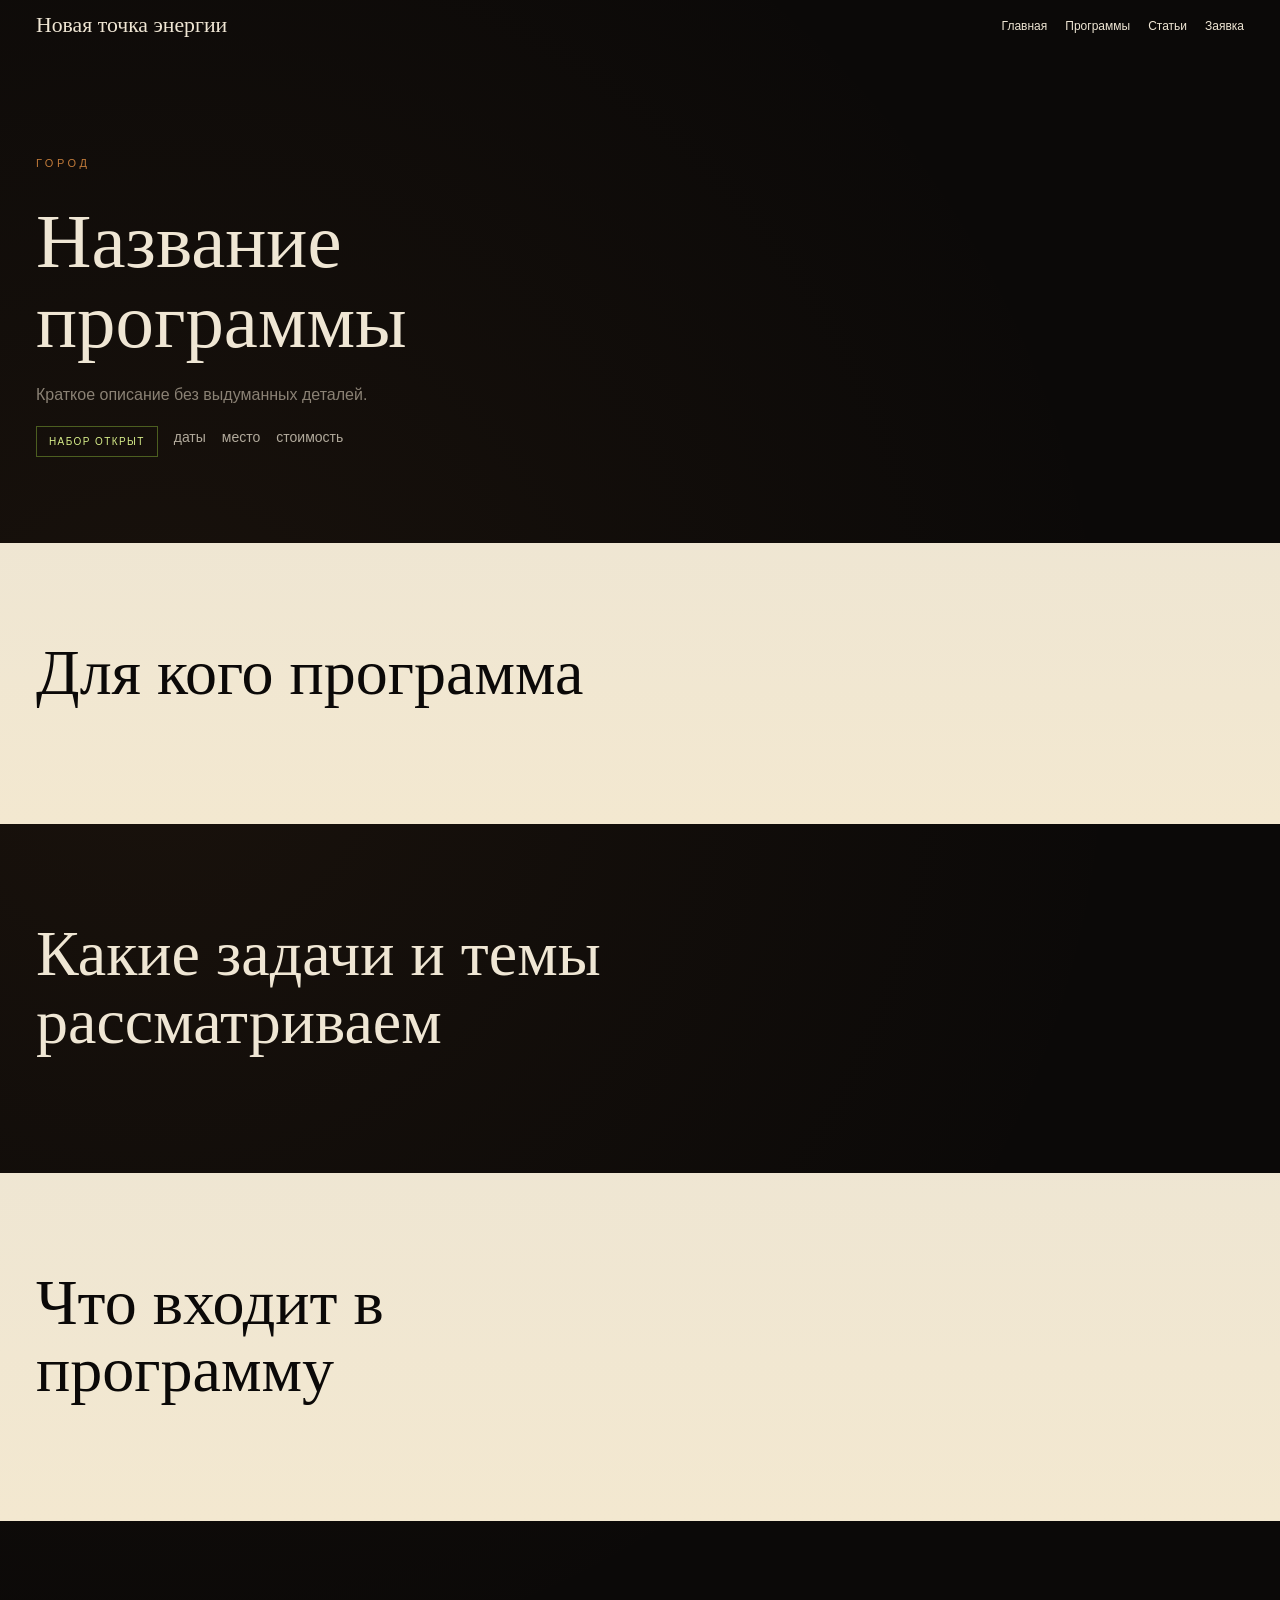
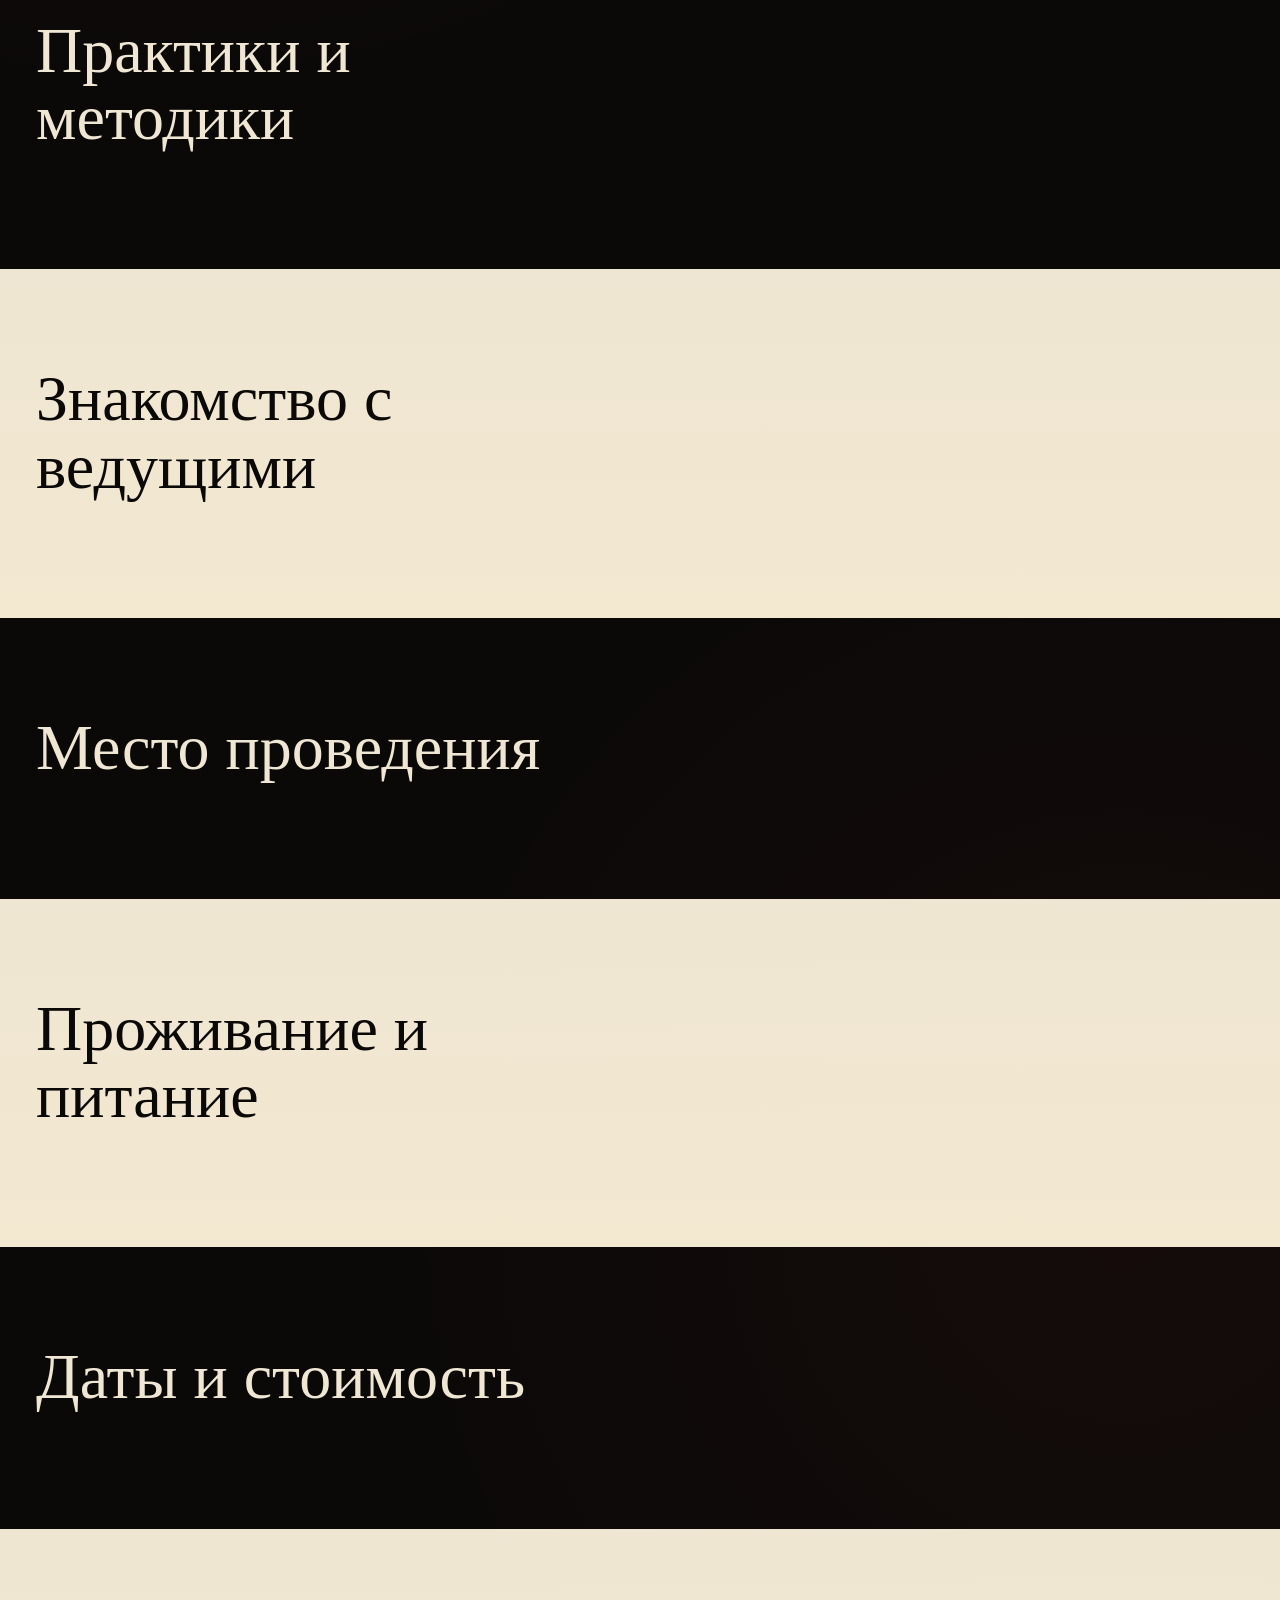
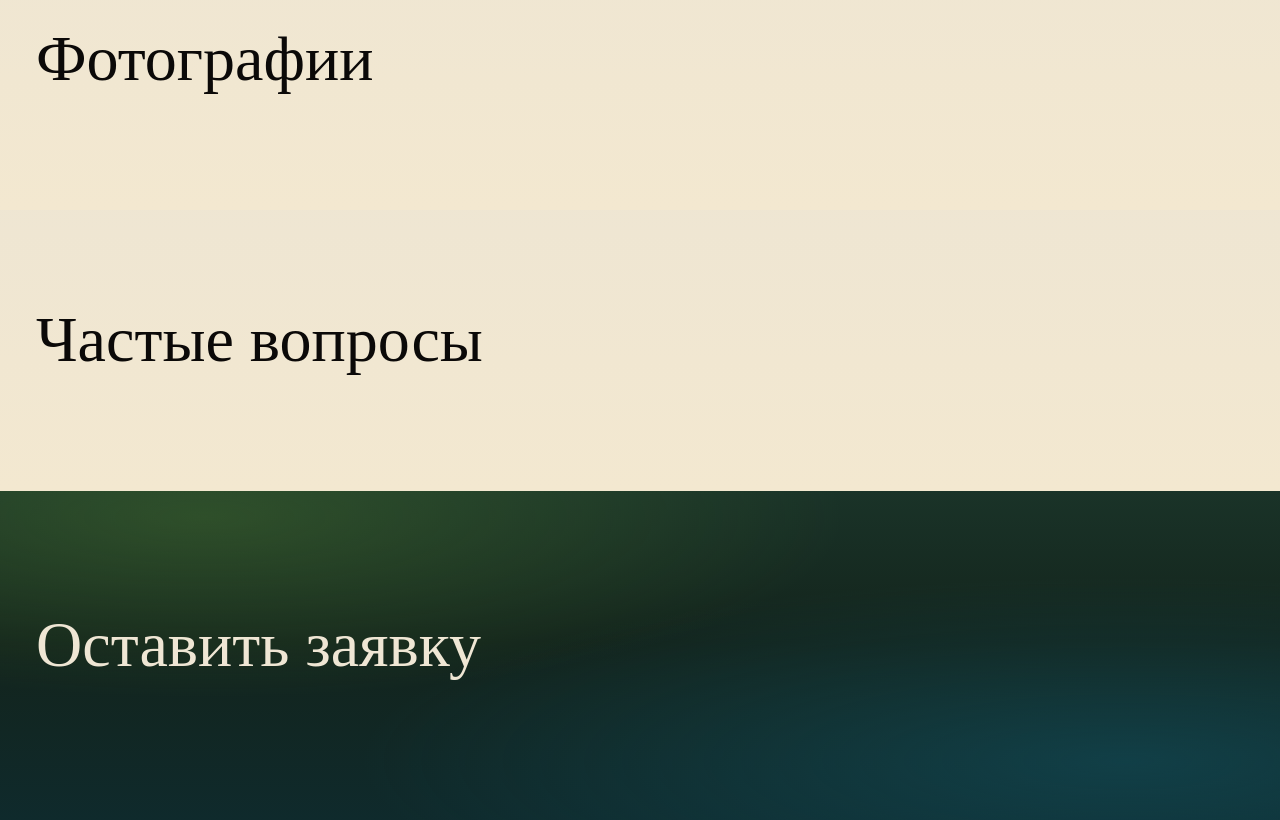
<file: programs/_template.html>
<!DOCTYPE html>
<html lang="ru">
<head>
  <meta charset="UTF-8">
  <meta name="robots" content="noindex, nofollow">
  <meta name="viewport" content="width=device-width, initial-scale=1">
  <title>ШАБЛОН — скопируйте файл и заполните факты</title>
  <link rel="canonical" href="https://retritbest.ru/programs/ИМЯ.html">
  <meta name="description" content="Уникальное описание программы.">
  <link rel="icon" href="/favicon.svg" type="image/svg+xml">
  <link rel="stylesheet" href="/css/main.css">
  <link rel="stylesheet" href="/css/specular-button.css">
  <link rel="stylesheet" href="/css/programs.css">
</head>
<body class="page-program">
  <!--
    1. Сохраните как programs/имя.html и уберите noindex.
    2. Заполните только известные факты. Пустые блоки можно оставить с «уточняется».
    3. Отзывы вставьте в #reviews, если они есть. Иначе удалите секцию.
    4. Добавьте карточку в programs.html и URL в sitemap.xml.
    5. Архив: у карточки data-archived="true". Завершено: data-status="closed".
  -->
  <header class="header" id="header">
    <div class="wrap header-inner">
      <a class="brand" href="/">Новая точка энергии</a>
      <nav class="nav">
        <a href="/">Главная</a>
        <a href="/programs.html">Программы</a>
        <a href="/articles.html">Статьи</a>
        <a href="#contact">Заявка</a>
      </nav>
    </div>
  </header>
  <main>
    <section class="program-hero">
      <div class="wrap">
        <p class="chapter">город</p>
        <h1>Название программы</h1>
        <p class="lead">Краткое описание без выдуманных деталей.</p>
        <div class="program-hero-meta">
          <span class="program-status is-open">набор открыт</span>
          <!-- is-soon | is-closed -->
          <span>даты</span>
          <span>место</span>
          <span>стоимость</span>
        </div>
      </div>
    </section>
    <section class="sheet program-block" id="for-whom"><div class="wrap"><h2>Для кого программа</h2></div></section>
    <section class="ink program-block" id="topics"><div class="wrap"><h2>Какие задачи и темы рассматриваем</h2></div></section>
    <section class="sheet program-block" id="included"><div class="wrap"><h2>Что входит в программу</h2></div></section>
    <section class="ink program-block" id="methods"><div class="wrap"><h2>Практики и методики</h2></div></section>
    <section class="sheet program-block" id="hosts"><div class="wrap"><h2>Знакомство с ведущими</h2></div></section>
    <section class="ink program-block" id="place"><div class="wrap"><h2>Место проведения</h2></div></section>
    <section class="sheet program-block" id="stay"><div class="wrap"><h2>Проживание и питание</h2></div></section>
    <section class="ink program-block" id="price"><div class="wrap"><h2>Даты и стоимость</h2></div></section>
    <section class="sheet program-block" id="photos"><div class="wrap"><h2>Фотографии</h2></div></section>
    <section class="ink program-block" id="reviews" hidden><div class="wrap"><h2>Отзывы</h2></div></section>
    <section class="sheet program-block" id="faq"><div class="wrap"><h2>Частые вопросы</h2></div></section>
    <section class="ink contact pond-section" id="contact">
      <div class="wrap">
        <h2>Оставить заявку</h2>
        <form id="contactForm">
          <input type="hidden" name="program" value="Название программы">
        </form>
      </div>
    </section>
  </main>
  <script src="/js/site.js"></script>
</body>
</html>
</file>
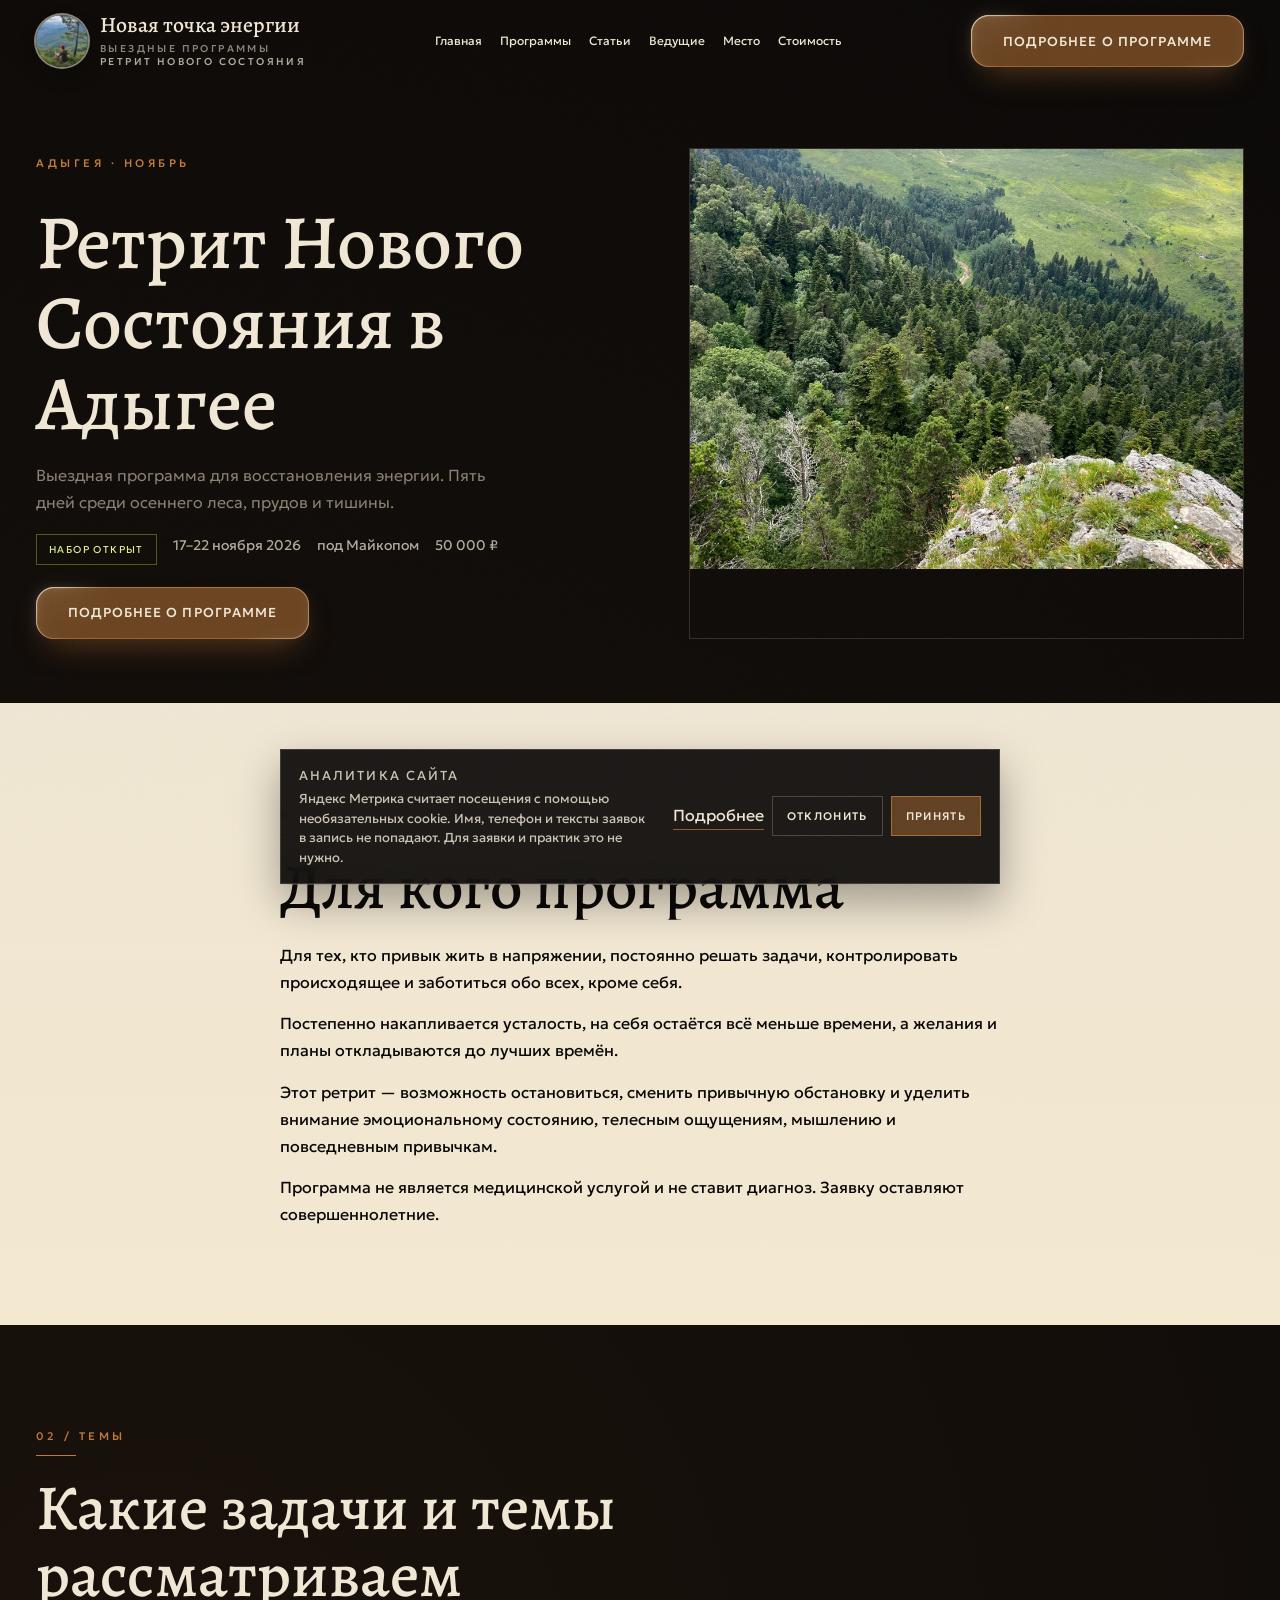
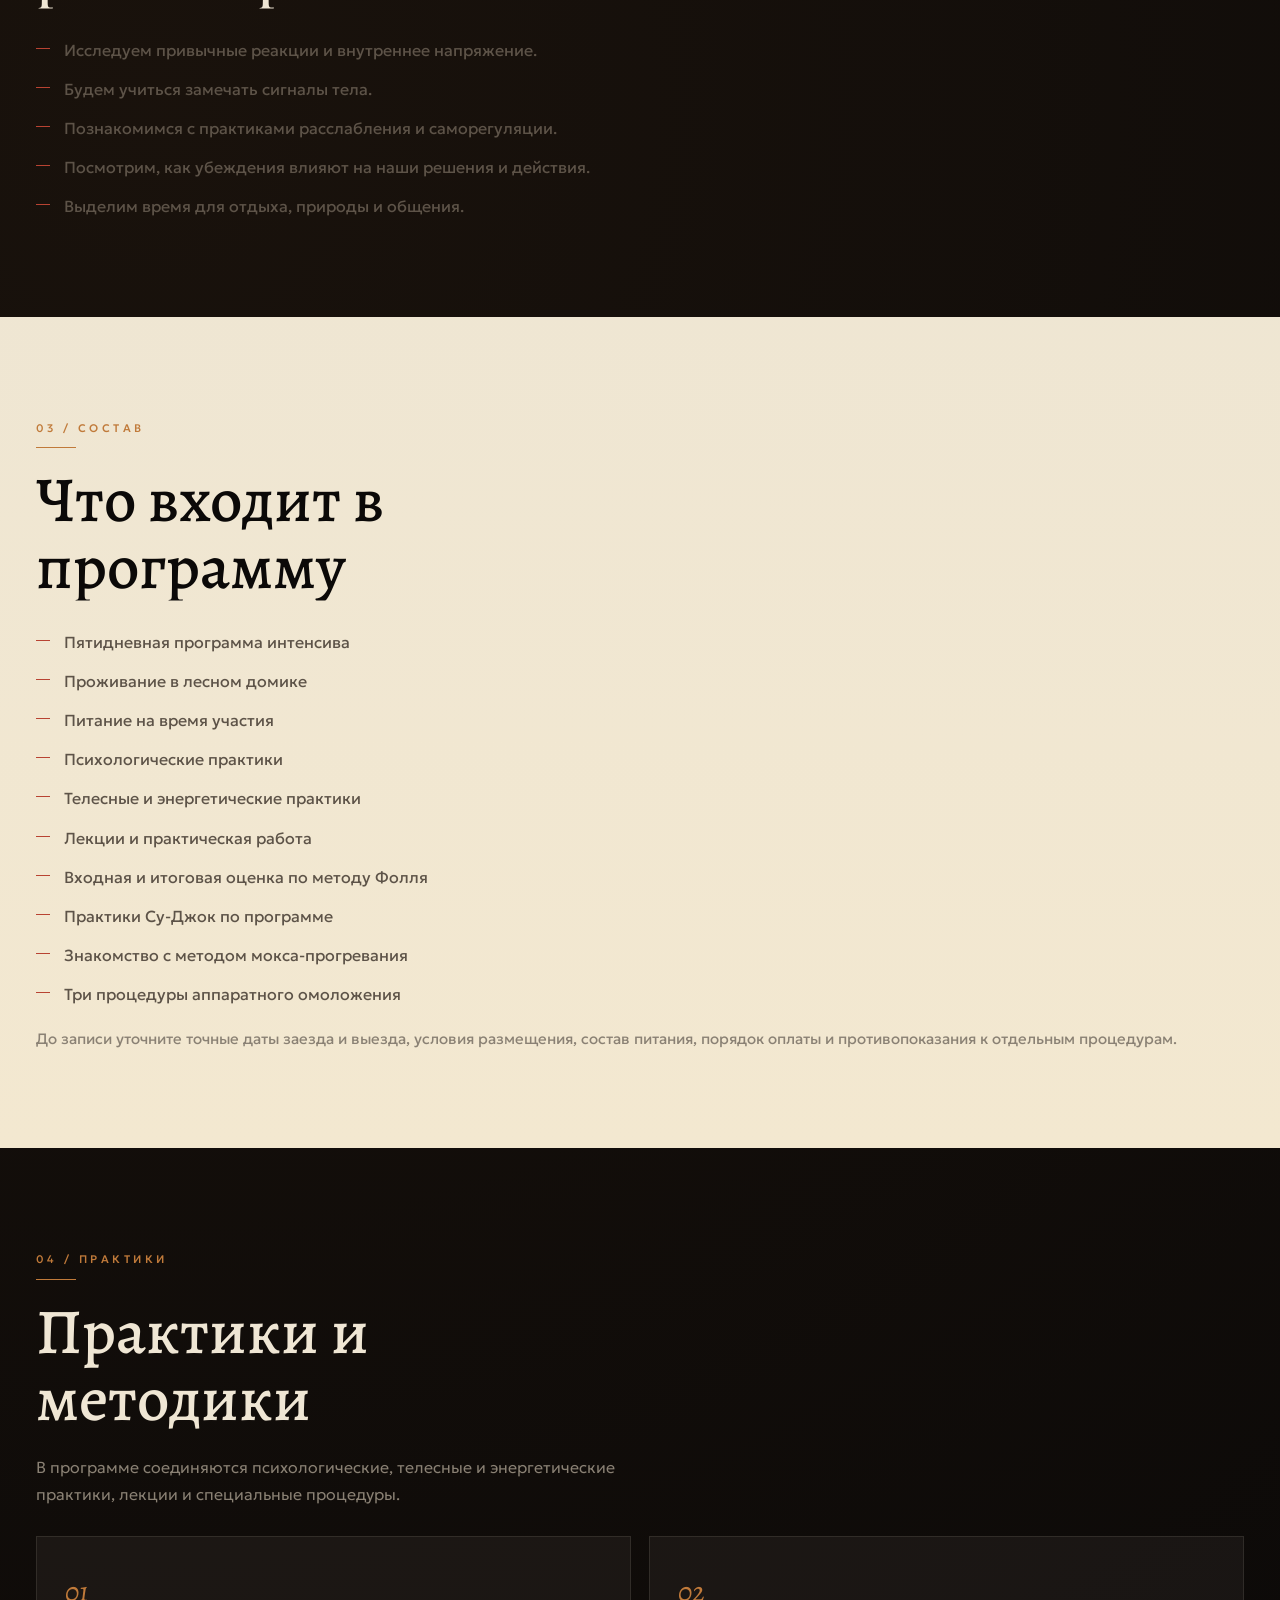
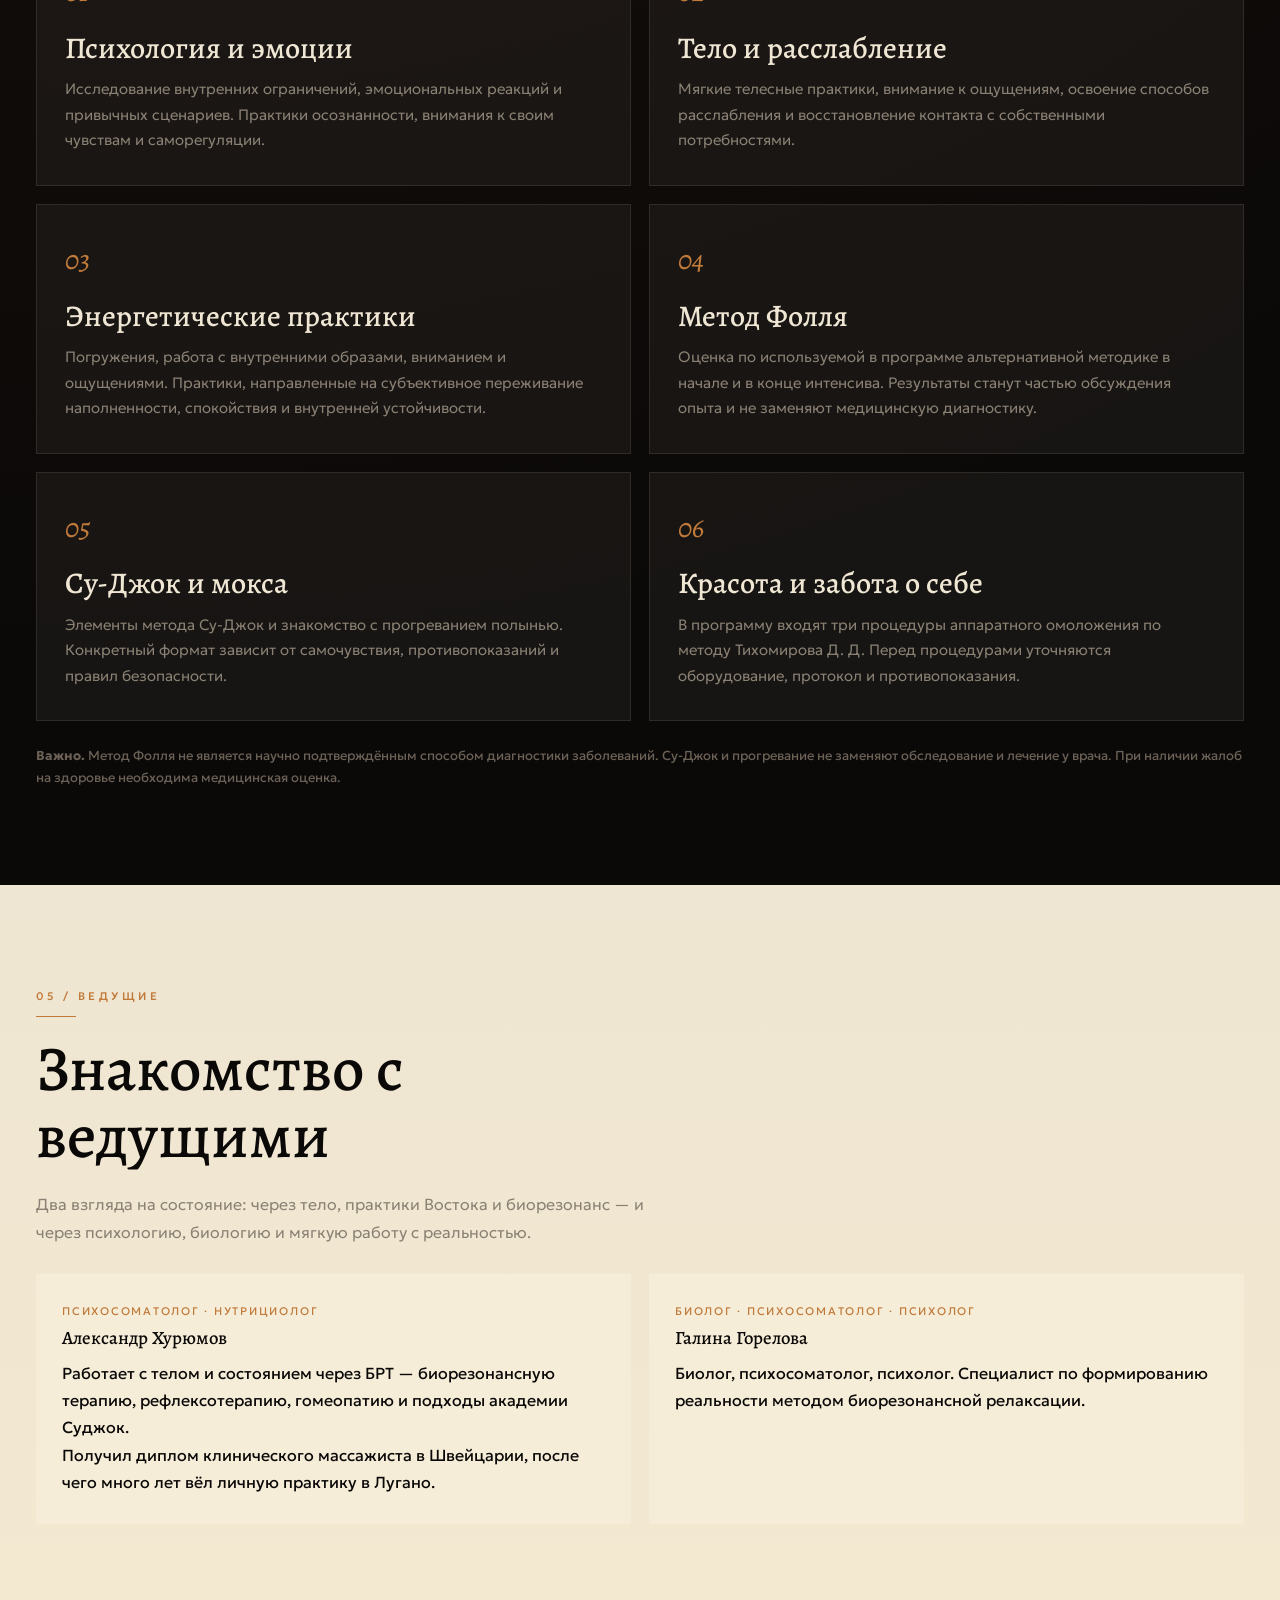
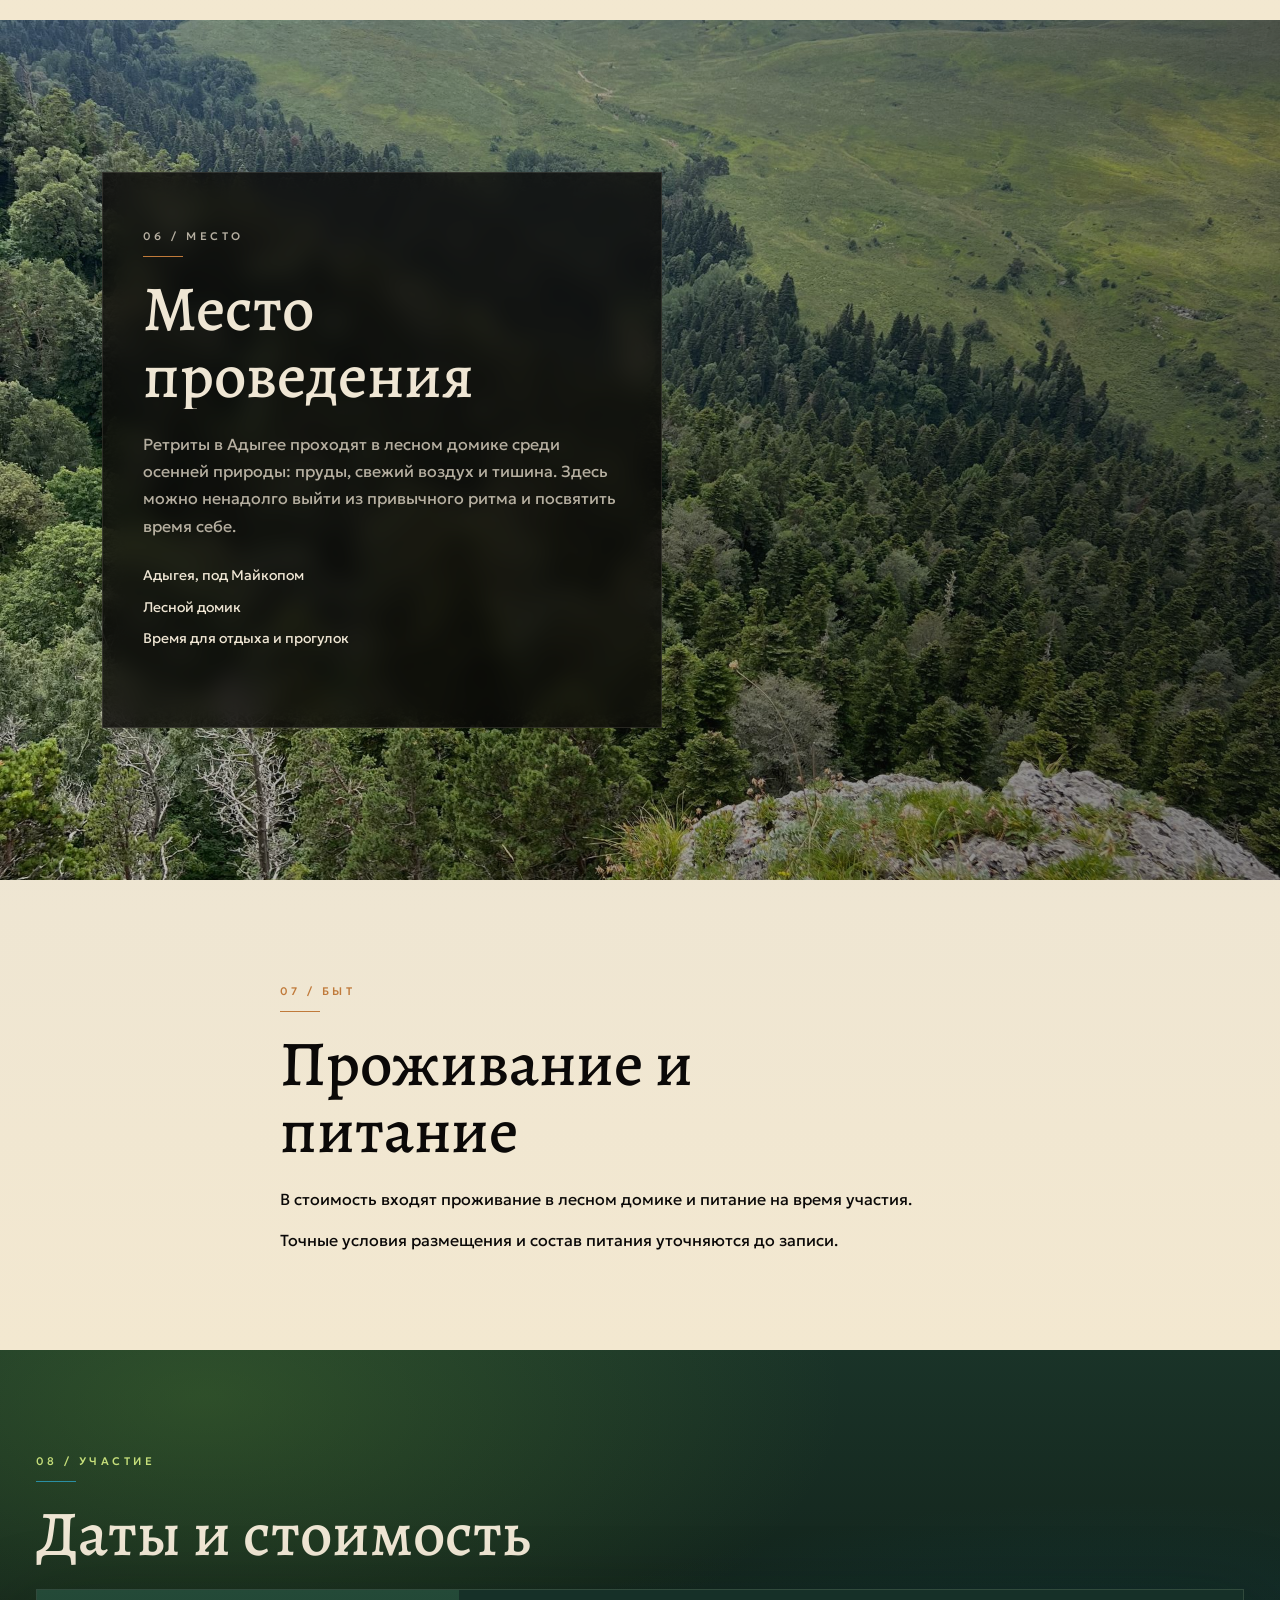
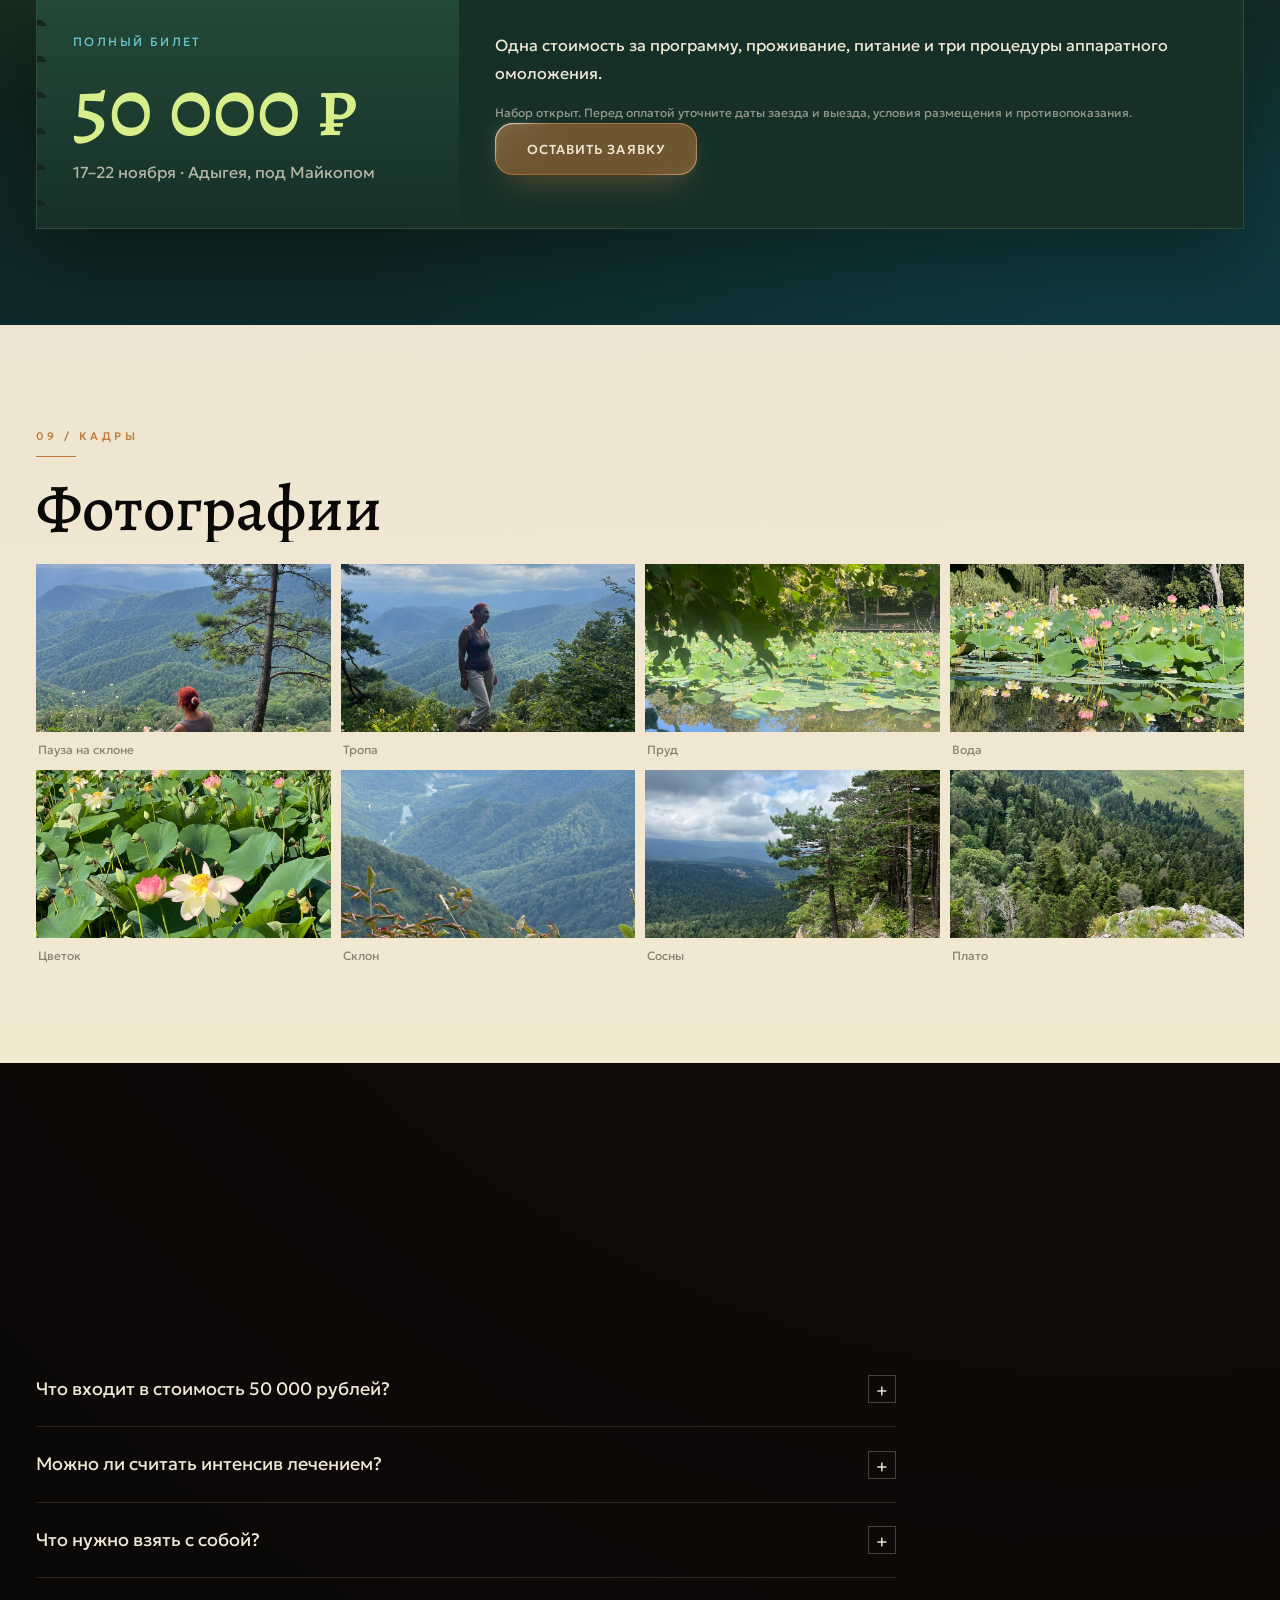
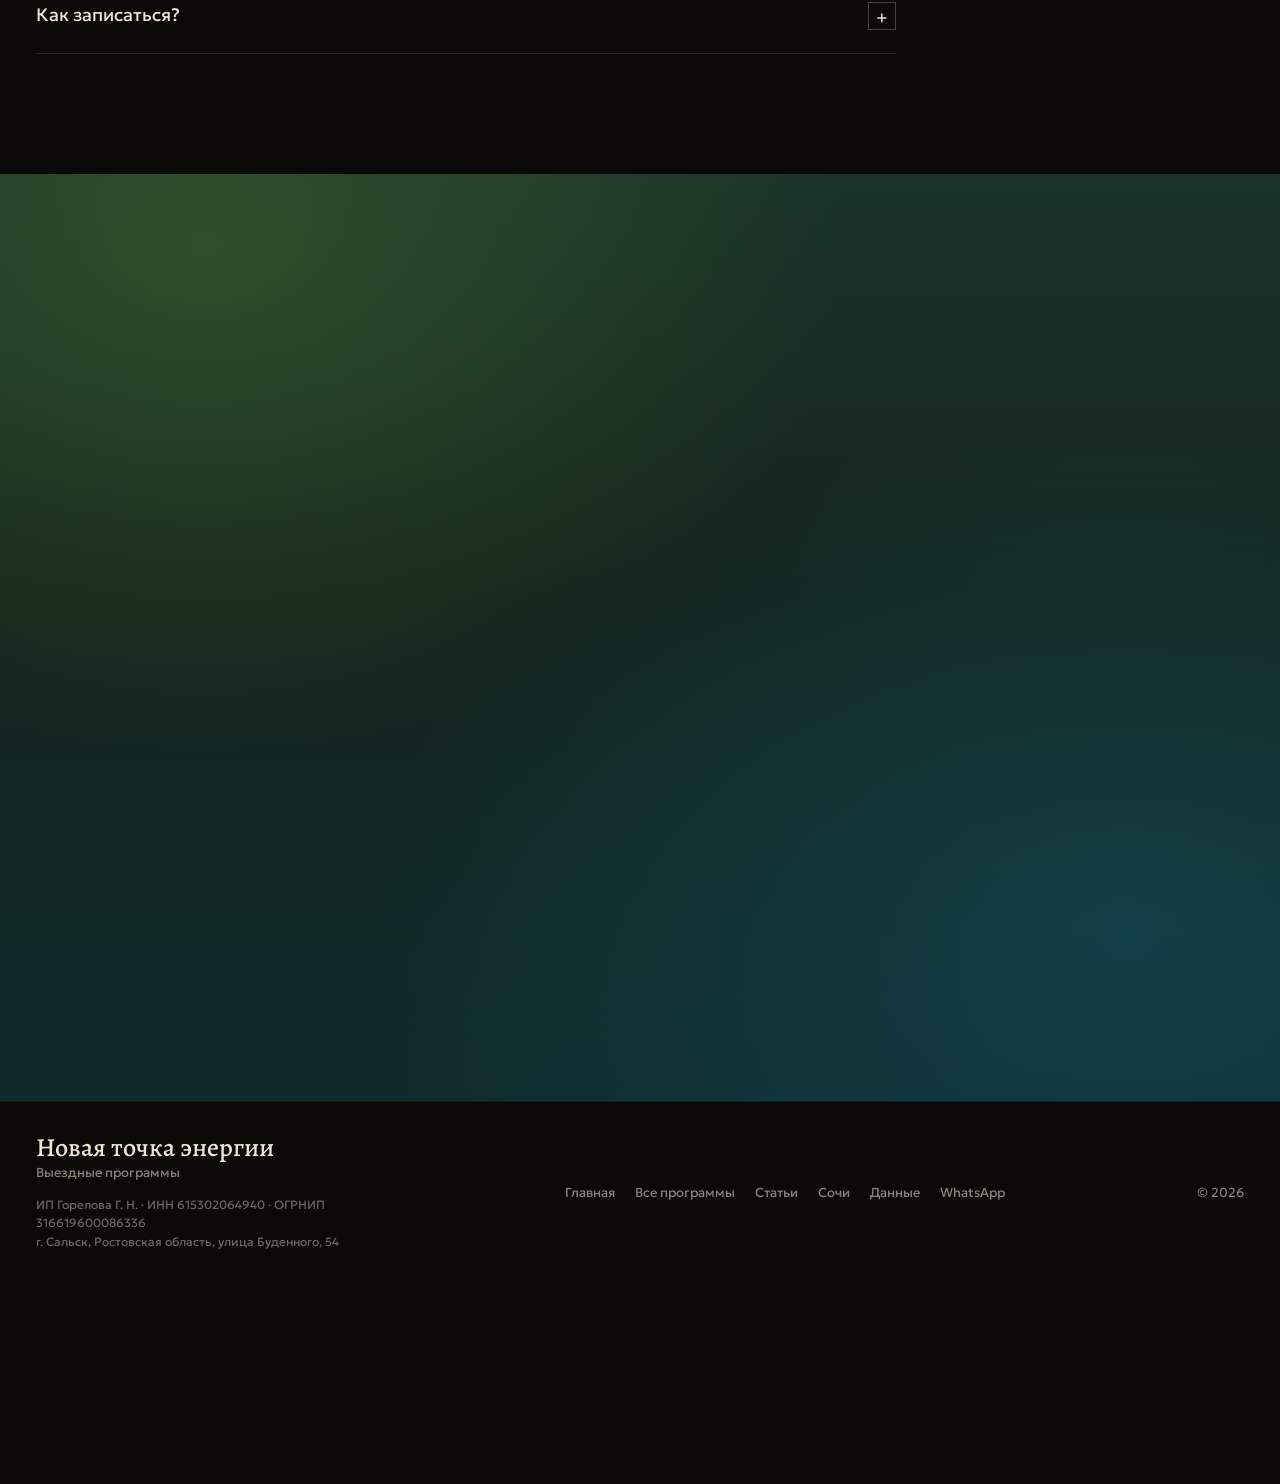
<file: programs/adygea.html>
<!DOCTYPE html>
<html lang="ru">
<head>
  <meta charset="UTF-8">
  <meta name="viewport" content="width=device-width, initial-scale=1">
  <meta name="theme-color" content="#0b0908">
  <meta name="robots" content="index, follow, max-image-preview:large">
  <meta name="description" content="Ретрит Нового Состояния под Майкопом, 17–22 ноября: практики, проживание и питание. 50 000 ₽. Запись на выездную программу.">
  <meta name="author" content="Новая точка энергии">
  <link rel="canonical" href="https://retritbest.ru/programs/adygea.html">
  <meta property="og:title" content="Ретрит в Адыгее 17–22 ноября — Новая точка энергии">
  <meta property="og:description" content="Ретрит Нового Состояния под Майкопом: практики, проживание и питание. 50 000 ₽.">
  <meta property="og:type" content="website">
  <meta property="og:locale" content="ru_RU">
  <meta property="og:url" content="https://retritbest.ru/programs/adygea.html">
  <meta property="og:site_name" content="Новая точка энергии">
  <meta property="og:image" content="https://retritbest.ru/img/adygea-place.jpg">
  <meta name="twitter:card" content="summary_large_image">
  <meta name="twitter:title" content="Ретрит в Адыгее 17–22 ноября — Новая точка энергии">
  <meta name="twitter:description" content="Ретрит Нового Состояния под Майкопом, 17–22 ноября: практики, проживание и питание. 50 000 ₽.">
  <title>Ретрит в Адыгее 17–22 ноября — Новая точка энергии</title>
  <link rel="icon" href="/favicon.svg" type="image/svg+xml">
  <link rel="preconnect" href="https://fonts.googleapis.com">
  <link rel="preconnect" href="https://fonts.gstatic.com" crossorigin>
  <link href="https://fonts.googleapis.com/css2?family=Alegreya:ital,wght@0,500;0,600;0,800;1,500;1,600&family=Geologica:wght@300;400;500;600&display=swap" rel="stylesheet">
  <link rel="stylesheet" href="/css/main.css">
  <link rel="stylesheet" href="/css/specular-button.css">
  <link rel="stylesheet" href="/css/programs.css?v=5">
  <script src="/js/program-config.js"></script>
  <script type="application/ld+json" id="adygeaEventJson">
  {
    "@context": "https://schema.org",
    "@type": "Event",
    "name": "Ретрит Нового Состояния в Адыгее",
    "description": "Выездная программа для восстановления энергии 17–22 ноября под Майкопом: практики, проживание и питание.",
    "startDate": "2026-11-17",
    "endDate": "2026-11-22",
    "eventAttendanceMode": "https://schema.org/OfflineEventAttendanceMode",
    "eventStatus": "https://schema.org/EventScheduled",
    "url": "https://retritbest.ru/programs/adygea.html",
    "image": "https://retritbest.ru/img/adygea-place.jpg",
    "location": {
      "@type": "Place",
      "name": "Лесной домик под Майкопом",
      "address": {
        "@type": "PostalAddress",
        "addressLocality": "Майкоп",
        "addressRegion": "Республика Адыгея",
        "addressCountry": "RU"
      }
    },
    "organizer": {
      "@type": "Organization",
      "name": "Новая точка энергии",
      "url": "https://retritbest.ru/"
    },
    "offers": {
      "@type": "Offer",
      "price": "50000",
      "priceCurrency": "RUB",
      "url": "https://retritbest.ru/programs/adygea.html#contact",
      "availability": "https://schema.org/LimitedAvailability"
    }
  }
  </script>
</head>
<body class="page-program page-program-adygea">
  <div class="grain" aria-hidden="true"></div>
  <header class="header" id="header">
    <div class="wrap header-inner">
      <a class="brand" href="/">
        <span class="brand-mark" role="img" aria-label="Пауза на склоне Адыгеи"></span>
        <span class="brand-copy">
          Новая точка энергии
          <small>выездные программы</small>
          <small class="brand-retreat">ретрит нового состояния</small>
        </span>
      </a>
      <nav class="nav" aria-label="Основная навигация">
        <a href="/">Главная</a>
        <a href="/programs.html">Программы</a>
        <a href="/articles.html">Статьи</a>
        <a href="#hosts">Ведущие</a>
        <a href="#place">Место</a>
        <a href="#price">Стоимость</a>
      </nav>
      <a class="specular-button specular-button--md specular-button--copper" href="#contact" data-specular="copper"><span data-adygea-cta>Записаться</span></a>
      <a class="header-book" href="#contact">Записаться</a>
      <button class="menu-toggle" id="menuToggle" type="button" aria-expanded="false" aria-controls="mobileNav" aria-label="Открыть меню"><span></span></button>
    </div>
  </header>
  <nav class="mobile-nav" id="mobileNav" hidden>
    <a href="/">Главная</a>
    <a href="/programs.html">Программы</a>
    <a href="/articles.html">Статьи</a>
    <a href="#hosts">Ведущие</a>
    <a href="#place">Место</a>
    <a href="#price">Стоимость</a>
    <a class="specular-button specular-button--md specular-button--ink" href="#contact" data-specular="ink"><span data-adygea-cta>Записаться</span></a>
  </nav>

  <main>
    <section class="program-hero">
      <div class="wrap program-hero-grid">
        <div>
          <p class="chapter">Адыгея · ноябрь</p>
          <h1 id="adygeaH1">Ретрит Нового Состояния в Адыгее</h1>
          <p class="lead" data-show-when="open">Выездная программа для восстановления энергии. Пять дней среди осеннего леса, прудов и тишины.</p>
          <p class="lead" data-show-when="wait" hidden>Направление Адыгеи остаётся. Следующие даты уточняются. Можно оставить запрос — напишем, когда откроется набор.</p>
          <div class="program-hero-meta">
            <span class="program-status is-open" data-adygea-status>набор открыт</span>
            <span data-show-when="open">17–22 ноября 2026</span>
            <span>под Майкопом</span>
            <span data-show-when="open">50 000 ₽</span>
            <span data-show-when="wait" hidden>следующие даты уточняются</span>
          </div>
          <a class="specular-button specular-button--md specular-button--copper" href="#contact" data-specular="copper"><span data-adygea-cta>Оставить заявку</span></a>
        </div>
        <div class="program-hero-photo">
          <img src="/img/adygea-place.jpg" alt="Горный пейзаж Адыгеи, место ретрита под Майкопом" width="1200" height="800">
        </div>
      </div>
    </section>

    <section class="sheet program-block" id="for-whom">
      <div class="wrap program-copy reveal">
        <p class="chapter">01 / для кого</p>
        <h2>Для кого программа</h2>
        <p>Для тех, кто привык жить в напряжении, постоянно решать задачи, контролировать происходящее и заботиться обо всех, кроме себя.</p>
        <p>Постепенно накапливается усталость, на себя остаётся всё меньше времени, а желания и планы откладываются до лучших времён.</p>
        <p>Этот ретрит — возможность остановиться, сменить привычную обстановку и уделить внимание эмоциональному состоянию, телесным ощущениям, мышлению и повседневным привычкам.</p>
        <p>Программа не является медицинской услугой и не ставит диагноз. Заявку оставляют совершеннолетние.</p>
      </div>
    </section>

    <section class="ink program-block" id="topics">
      <div class="wrap reveal">
        <p class="chapter">02 / темы</p>
        <h2>Какие задачи и темы рассматриваем</h2>
        <ul class="check-list">
          <li>Исследуем привычные реакции и внутреннее напряжение.</li>
          <li>Будем учиться замечать сигналы тела.</li>
          <li>Познакомимся с практиками расслабления и саморегуляции.</li>
          <li>Посмотрим, как убеждения влияют на наши решения и действия.</li>
          <li>Выделим время для отдыха, природы и общения.</li>
        </ul>
      </div>
    </section>

    <section class="sheet program-block" id="included">
      <div class="wrap reveal" data-show-when="open">
        <p class="chapter">03 / состав</p>
        <h2>Что входит в программу</h2>
        <ul class="check-list">
          <li>Пятидневная программа интенсива</li>
          <li>Проживание в лесном домике</li>
          <li>Питание на время участия</li>
          <li>Психологические практики</li>
          <li>Телесные и энергетические практики</li>
          <li>Лекции и практическая работа</li>
          <li>Входная и итоговая оценка по методу Фолля</li>
          <li>Практики Су-Джок по программе</li>
          <li>Знакомство с методом мокса-прогревания</li>
          <li>Три процедуры аппаратного омоложения</li>
        </ul>
        <p class="program-note">До записи уточните точные даты заезда и выезда, условия размещения, состав питания, порядок оплаты и противопоказания к отдельным процедурам.</p>
      </div>
      <div class="wrap reveal program-copy" data-show-when="wait" hidden>
        <p class="chapter">03 / состав</p>
        <h2>Что входит в программу</h2>
        <p>Состав следующего заезда объявим вместе с датами. Подход направления сохраняется: психологические и телесные практики, внимание к состоянию и времени для себя.</p>
      </div>
    </section>

    <section class="ink program-block" id="methods">
      <div class="wrap reveal">
        <p class="chapter">04 / практики</p>
        <h2>Практики и методики</h2>
        <p class="lead tight">В программе соединяются психологические, телесные и энергетические практики, лекции и специальные процедуры.</p>
        <div class="weave">
          <article class="card">
            <div class="num">01</div>
            <h3>Психология и эмоции</h3>
            <p>Исследование внутренних ограничений, эмоциональных реакций и привычных сценариев. Практики осознанности, внимания к своим чувствам и саморегуляции.</p>
          </article>
          <article class="card">
            <div class="num">02</div>
            <h3>Тело и расслабление</h3>
            <p>Мягкие телесные практики, внимание к ощущениям, освоение способов расслабления и восстановление контакта с собственными потребностями.</p>
          </article>
          <article class="card">
            <div class="num">03</div>
            <h3>Энергетические практики</h3>
            <p>Погружения, работа с внутренними образами, вниманием и ощущениями. Практики, направленные на субъективное переживание наполненности, спокойствия и внутренней устойчивости.</p>
          </article>
          <article class="card">
            <div class="num">04</div>
            <h3>Метод Фолля</h3>
            <p>Оценка по используемой в программе альтернативной методике в начале и в конце интенсива. Результаты станут частью обсуждения опыта и не заменяют медицинскую диагностику.</p>
          </article>
          <article class="card">
            <div class="num">05</div>
            <h3>Су-Джок и мокса</h3>
            <p>Элементы метода Су-Джок и знакомство с прогреванием полынью. Конкретный формат зависит от самочувствия, противопоказаний и правил безопасности.</p>
          </article>
          <article class="card">
            <div class="num">06</div>
            <h3>Красота и забота о себе</h3>
            <p>В программу входят три процедуры аппаратного омоложения по методу Тихомирова Д. Д. Перед процедурами уточняются оборудование, протокол и противопоказания.</p>
          </article>
        </div>
        <p class="disclaimer"><strong>Важно.</strong> Метод Фолля не является научно подтверждённым способом диагностики заболеваний. Су-Джок и прогревание не заменяют обследование и лечение у врача. При наличии жалоб на здоровье необходима медицинская оценка.</p>
      </div>
    </section>

    <section class="sheet program-block" id="hosts">
      <div class="wrap reveal">
        <p class="chapter">05 / ведущие</p>
        <h2>Знакомство с ведущими</h2>
        <p class="lead tight">Два взгляда на состояние: через тело, практики Востока и биорезонанс — и через психологию, биологию и мягкую работу с реальностью.</p>
        <div class="program-hosts">
          <article class="program-host">
            <p class="host-role">Психосоматолог · нутрициолог</p>
            <h3>Александр Хурюмов</h3>
            <p>Работает с телом и состоянием через БРТ — биорезонансную терапию, рефлексотерапию, гомеопатию и подходы академии Суджок.</p>
            <p>Получил диплом клинического массажиста в Швейцарии, после чего много лет вёл личную практику в Лугано.</p>
          </article>
          <article class="program-host">
            <p class="host-role">Биолог · психосоматолог · психолог</p>
            <h3>Галина Горелова</h3>
            <p>Биолог, психосоматолог, психолог. Специалист по формированию реальности методом биорезонансной релаксации.</p>
          </article>
        </div>
      </div>
    </section>

    <section class="place" id="place">
      <div class="place-photo" role="img" aria-label="Горный пейзаж Адыгеи"></div>
      <div class="place-card reveal">
        <p class="chapter">06 / место</p>
        <h2>Место проведения</h2>
        <p>Ретриты в Адыгее проходят в лесном домике среди осенней природы: пруды, свежий воздух и тишина. Здесь можно ненадолго выйти из привычного ритма и посвятить время себе.</p>
        <div class="place-facts">
          <span>Адыгея, под Майкопом</span>
          <span>Лесной домик</span>
          <span>Время для отдыха и прогулок</span>
        </div>
      </div>
    </section>

    <section class="sheet program-block" id="stay">
      <div class="wrap program-copy reveal" data-show-when="open">
        <p class="chapter">07 / быт</p>
        <h2>Проживание и питание</h2>
        <p>В стоимость входят проживание в лесном домике и питание на время участия.</p>
        <p>Точные условия размещения и состав питания уточняются до записи.</p>
      </div>
      <div class="wrap program-copy reveal" data-show-when="wait" hidden>
        <p class="chapter">07 / быт</p>
        <h2>Проживание и питание</h2>
        <p>Условия следующей программы опубликуем вместе с датами. Не считайте прошлый пакет проживания и питания заранее подтверждённым.</p>
      </div>
    </section>

    <section class="ink price-section pond-section program-block" id="price">
      <div class="wrap reveal" data-show-when="open">
        <p class="chapter">08 / участие</p>
        <h2>Даты и стоимость</h2>
        <article class="ticket">
          <div class="ticket-side">
            <p class="price-label">полный билет</p>
            <div class="price">50 000 ₽</div>
            <p>17–22 ноября · Адыгея, под Майкопом</p>
          </div>
          <div class="ticket-main">
            <p>Одна стоимость за программу, проживание, питание и три процедуры аппаратного омоложения.</p>
            <p class="price-note">Набор открыт. Перед оплатой уточните даты заезда и выезда, условия размещения и противопоказания.</p>
            <p><a class="specular-button specular-button--md specular-button--copper" href="#contact" data-specular="copper">Оставить заявку</a></p>
          </div>
        </article>
      </div>
      <div class="wrap reveal program-copy" data-show-when="wait" hidden>
        <p class="chapter">08 / участие</p>
        <h2>Следующие даты уточняются</h2>
        <p>Конкретный заезд сейчас не предлагаем к записи. Стоимость будущей программы не объявлена — не считайте прежнюю цену актуальной.</p>
        <p>Направление Адыгеи сохраняется. Можно оставить запрос — сообщим, когда появятся новые даты.</p>
        <p><a class="specular-button specular-button--md specular-button--copper" href="#contact" data-specular="copper">Оставить запрос</a></p>
      </div>
    </section>

    <section class="sheet program-block" id="photos">
      <div class="wrap reveal">
        <p class="chapter">09 / кадры</p>
        <h2>Фотографии</h2>
        <div class="program-gallery">
          <figure>
            <img src="/img/adygea-pause.jpg" alt="Пауза на склоне Адыгеи" width="800" height="500">
            <figcaption>Пауза на склоне</figcaption>
          </figure>
          <figure>
            <img src="/img/adygea-path.jpg" alt="Тропа в горах Адыгеи" width="800" height="500">
            <figcaption>Тропа</figcaption>
          </figure>
          <figure>
            <img src="/img/adygea-about.jpg" alt="Пруд с лотосами в Адыгее" width="800" height="500">
            <figcaption>Пруд</figcaption>
          </figure>
          <figure>
            <img src="/img/adygea-pond.jpg" alt="Лотосы на воде" width="800" height="500">
            <figcaption>Вода</figcaption>
          </figure>
          <figure>
            <img src="/img/adygea-lotus.jpg" alt="Цветок лотоса в Адыгее" width="800" height="500">
            <figcaption>Цветок</figcaption>
          </figure>
          <figure>
            <img src="/img/adygea-practice.jpg" alt="Склоны Адыгеи" width="800" height="500">
            <figcaption>Склон</figcaption>
          </figure>
          <figure>
            <img src="/img/adygea-hero.jpg" alt="Сосны Адыгеи" width="800" height="500">
            <figcaption>Сосны</figcaption>
          </figure>
          <figure>
            <img src="/img/adygea-place.jpg" alt="Плато и пихты Адыгеи" width="800" height="500">
            <figcaption>Плато</figcaption>
          </figure>
        </div>
      </div>
    </section>

    <section class="ink faq-section" id="faq">
      <div class="wrap">
        <div class="ink-head reveal">
          <p class="chapter">10 / вопросы</p>
          <h2>Частые вопросы</h2>
        </div>
        <div class="faq-list">
          <div class="faq-item" data-show-when="open">
            <button class="faq-q" type="button" aria-expanded="false">Что входит в стоимость 50 000 рублей? <b>+</b></button>
            <div class="faq-a"><p>В стоимость входят программа интенсива, проживание, питание и три процедуры аппаратного омоложения. Также программа включает входную и итоговую оценку по методу Фолля и предусмотренные занятия и практики.</p></div>
          </div>
          <div class="faq-item" data-show-when="wait" hidden>
            <button class="faq-q" type="button" aria-expanded="false">Когда будут следующие даты? <b>+</b></button>
            <div class="faq-a"><p>Даты следующего заезда уточняются. Оставьте запрос на этой странице — мы напишем, когда набор откроется. Прежнюю стоимость не считайте актуальной для будущей программы.</p></div>
          </div>
          <div class="faq-item">
            <button class="faq-q" type="button" aria-expanded="false">Можно ли считать интенсив лечением? <b>+</b></button>
            <div class="faq-a"><p>Нет. Интенсив посвящён психологическим, телесным и энергетическим практикам, а также эстетическому уходу. Он не заменяет медицинское обследование, лечение или консультацию врача.</p></div>
          </div>
          <div class="faq-item">
            <button class="faq-q" type="button" aria-expanded="false">Что нужно взять с собой? <b>+</b></button>
            <div class="faq-a"><p>Перед поездкой организатор предоставит точный список. Обычно пригодятся удобная одежда для практик и прогулок, тёплая верхняя одежда, обувь для леса и личные вещи.</p></div>
          </div>
          <div class="faq-item">
            <button class="faq-q" type="button" aria-expanded="false">Как записаться? <b>+</b></button>
            <div class="faq-a"><p>Заполните форму: имя, телефон и удобное время для звонка. Нажмите «Отправить заявку» — откроется WhatsApp с готовым текстом. Можно сразу написать на +7 928 772-06-36 или на zoodiana@yandex.ru.</p></div>
          </div>
        </div>
      </div>
    </section>

    <section class="sheet contact pond-section" id="contact">
      <div class="wrap contact-grid">
        <div class="contact-copy reveal">
          <p class="chapter">11 / связь</p>
          <h2 data-show-when="open">Оставить заявку</h2>
          <h2 data-show-when="wait" hidden>Оставить запрос на следующие даты</h2>
          <p data-show-when="open">Укажите телефон и удобное время — мы перезвоним. Можно задать вопросы о диагностике, практиках, проживании, питании и аппаратных процедурах.</p>
          <p data-show-when="wait" hidden>Заезд к записи сейчас не предлагаем. Оставьте запрос — напишем, когда появятся следующие даты в Адыгее.</p>
          <p class="facts" data-show-when="open">
            <strong>Программа</strong> Ретрит Нового Состояния в Адыгее<br>
            <strong>Даты</strong> 17–22 ноября 2026<br>
            <strong>Место</strong> Адыгея, под Майкопом<br>
            <strong>Стоимость</strong> 50 000 ₽<br>
            <strong>WhatsApp</strong> <a class="plain-link" href="https://wa.me/79287720636" rel="noopener noreferrer" target="_blank">+7 928 772-06-36</a>
          </p>
          <p class="facts" data-show-when="wait" hidden>
            <strong>Программа</strong> запрос на следующие даты в Адыгее<br>
            <strong>WhatsApp</strong> <a class="plain-link" href="https://wa.me/79287720636" rel="noopener noreferrer" target="_blank">+7 928 772-06-36</a>
          </p>
        </div>
        <form class="letter reveal ym-disable-keys ym-hide-content" id="contactForm">
          <p class="letter-head">черновик заявки</p>
          <input type="hidden" name="program" data-adygea-program value="Ретрит Нового Состояния в Адыгее, 17–22 ноября 2026">
          <div class="field">
            <label for="name">Как к вам обращаться?</label>
            <input id="name" name="name" type="text" placeholder="Ваше имя" autocomplete="name" required>
          </div>
          <div class="field">
            <label for="userPhone">Телефон</label>
            <input id="userPhone" name="phone" type="tel" inputmode="tel" autocomplete="tel" placeholder="+7 ..." minlength="10" required>
          </div>
          <div class="field">
            <label for="callbackTime">Удобное время для звонка</label>
            <input id="callbackTime" name="callbackTime" type="text" placeholder="Например, будни после 18:00">
          </div>
          <div class="field">
            <label for="message">Что хотелось бы уточнить?</label>
            <textarea id="message" name="message" placeholder="Например, расскажите подробнее о программе"></textarea>
          </div>
          <div class="consent-check">
            <input id="pdConsent" name="pdConsent" type="checkbox" required>
            <span>
              <label for="pdConsent">Мне есть 18 лет, я соглашаюсь с обработкой персональных данных и с отправкой заявки в WhatsApp.</label>
              <a href="/#privacy">Подробнее</a>
            </span>
          </div>
          <input class="hp" type="text" name="_gotcha" tabindex="-1" autocomplete="off" aria-hidden="true">
          <button class="specular-button specular-button--md specular-button--copper" type="submit" data-specular="copper">Отправить заявку</button>
          <p class="consent">Заявка откроется в WhatsApp — нажмите «Отправить» в чате.</p>
          <div class="form-status" id="formStatus" role="status" aria-live="polite"></div>
        </form>
      </div>
    </section>
  </main>

  <footer class="footer">
    <div class="wrap footer-inner">
      <div>
        <div class="brand">Новая точка энергии</div>
        <div>Выездные программы</div>
        <p class="footer-legal">ИП Горелова Г. Н. · ИНН 615302064940 · ОГРНИП 316619600086336<br>г. Сальск, Ростовская область, улица Буденного, 54</p>
      </div>
      <div class="footer-links">
        <a href="/">Главная</a>
        <a href="/programs.html">Все программы</a>
        <a href="/articles.html">Статьи</a>
        <a href="/programs/sochi.html">Сочи</a>
        <a href="/#privacy">Данные</a>
        <a href="https://wa.me/79287720636" rel="noopener noreferrer" target="_blank">WhatsApp</a>
      </div>
      <div>© <span id="currentYear">2026</span></div>
    </div>
  </footer>
  <script src="/js/specular-button.js"></script>
  <script src="/js/site.js"></script>
  <script src="/js/metrika-consent.js"></script>
</body>
</html>
</file>
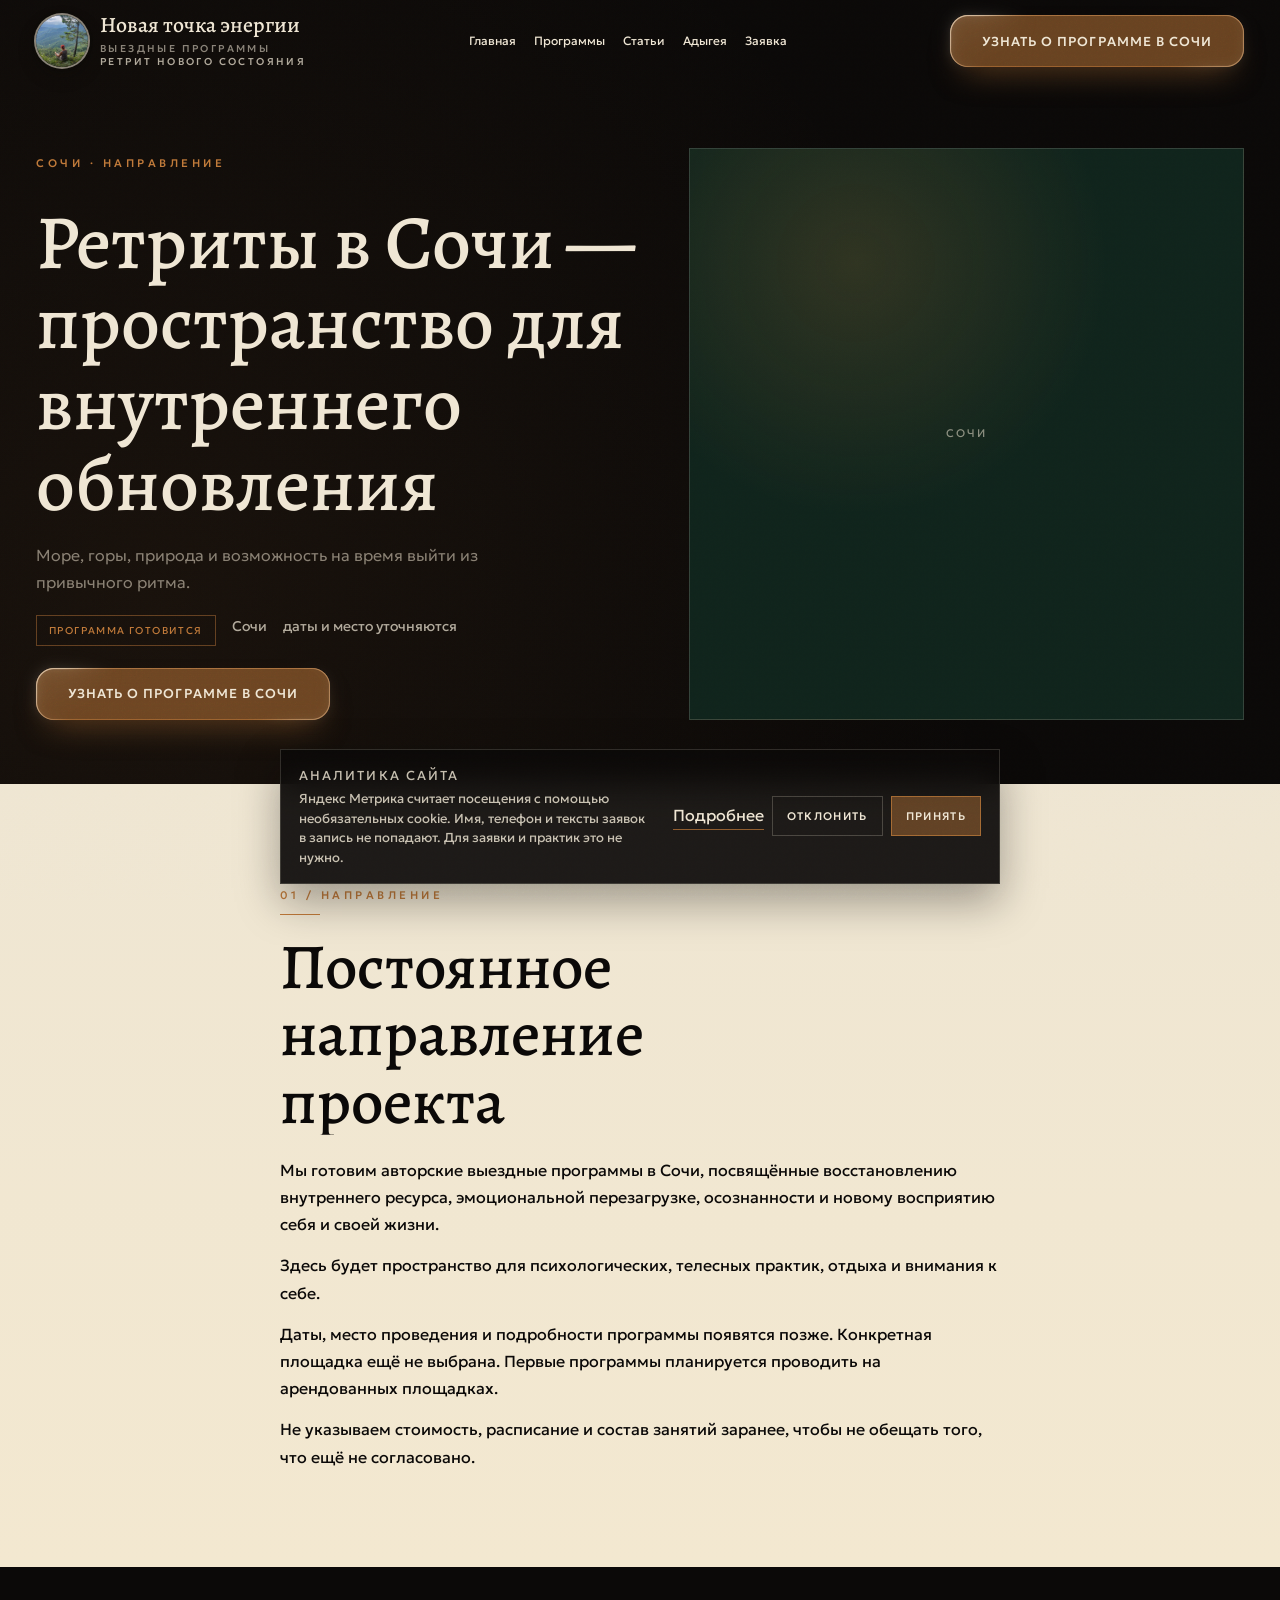
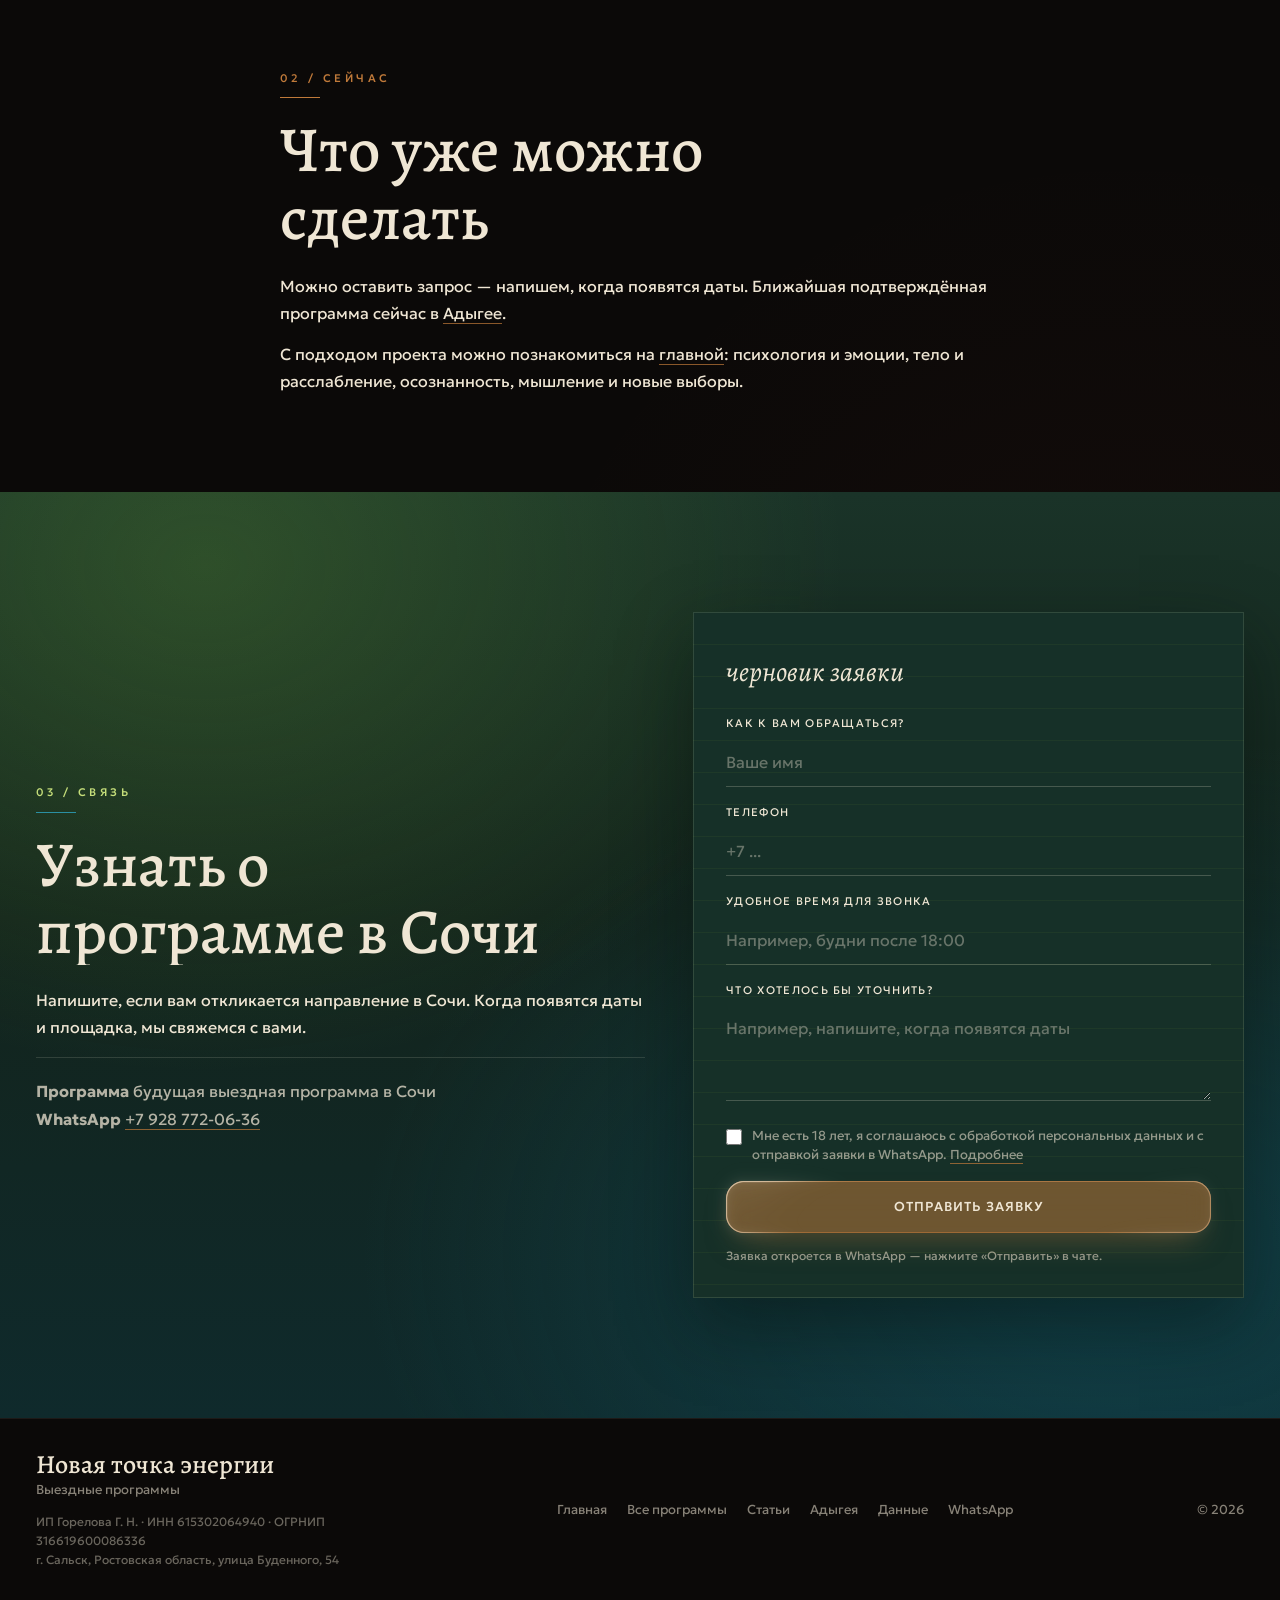
<file: programs/sochi.html>
<!DOCTYPE html>
<html lang="ru">
<head>
  <meta charset="UTF-8">
  <meta name="viewport" content="width=device-width, initial-scale=1">
  <meta name="theme-color" content="#0b0908">
  <meta name="robots" content="index, follow, max-image-preview:large">
  <meta name="description" content="Авторские ретриты в Сочи для восстановления внутреннего ресурса и эмоциональной перезагрузки. Программа готовится, даты и место уточняются.">
  <meta name="author" content="Новая точка энергии">
  <link rel="canonical" href="https://retritbest.ru/programs/sochi.html">
  <meta property="og:title" content="Ретриты в Сочи — Новая точка энергии">
  <meta property="og:description" content="Авторские ретриты в Сочи для восстановления внутреннего ресурса и эмоциональной перезагрузки. Программа готовится, даты и место уточняются.">
  <meta property="og:type" content="website">
  <meta property="og:locale" content="ru_RU">
  <meta property="og:url" content="https://retritbest.ru/programs/sochi.html">
  <meta property="og:site_name" content="Новая точка энергии">
  <meta name="twitter:card" content="summary">
  <meta name="twitter:title" content="Ретриты в Сочи — Новая точка энергии">
  <meta name="twitter:description" content="Авторские ретриты в Сочи. Программа готовится, даты и место уточняются.">
  <title>Ретриты в Сочи — Новая точка энергии</title>
  <link rel="icon" href="/favicon.svg" type="image/svg+xml">
  <link rel="preconnect" href="https://fonts.googleapis.com">
  <link rel="preconnect" href="https://fonts.gstatic.com" crossorigin>
  <link href="https://fonts.googleapis.com/css2?family=Alegreya:ital,wght@0,500;0,600;0,800;1,500;1,600&family=Geologica:wght@300;400;500;600&display=swap" rel="stylesheet">
  <link rel="stylesheet" href="/css/main.css">
  <link rel="stylesheet" href="/css/specular-button.css">
  <link rel="stylesheet" href="/css/programs.css?v=5">
  <script type="application/ld+json">
  {
    "@context": "https://schema.org",
    "@type": "WebPage",
    "name": "Ретриты в Сочи — пространство для внутреннего обновления",
    "description": "Авторские ретриты в Сочи для восстановления внутреннего ресурса и эмоциональной перезагрузки. Программа готовится, даты и место уточняются.",
    "url": "https://retritbest.ru/programs/sochi.html",
    "isPartOf": { "@type": "WebSite", "url": "https://retritbest.ru/", "name": "Новая точка энергии" }
  }
  </script>
</head>
<body class="page-program">
  <div class="grain" aria-hidden="true"></div>
  <header class="header" id="header">
    <div class="wrap header-inner">
      <a class="brand" href="/">
        <span class="brand-mark" role="img" aria-label="Пауза на склоне Адыгеи"></span>
        <span class="brand-copy">
          Новая точка энергии
          <small>выездные программы</small>
          <small class="brand-retreat">ретрит нового состояния</small>
        </span>
      </a>
      <nav class="nav" aria-label="Основная навигация">
        <a href="/">Главная</a>
        <a href="/programs.html">Программы</a>
        <a href="/articles.html">Статьи</a>
        <a href="/programs/adygea.html">Адыгея</a>
        <a href="#contact">Заявка</a>
      </nav>
      <a class="specular-button specular-button--md specular-button--copper" href="#contact" data-specular="copper">Узнать о программе в Сочи</a>
      <a class="header-book" href="#contact">Записаться</a>
      <button class="menu-toggle" id="menuToggle" type="button" aria-expanded="false" aria-controls="mobileNav" aria-label="Открыть меню"><span></span></button>
    </div>
  </header>
  <nav class="mobile-nav" id="mobileNav" hidden>
    <a href="/">Главная</a>
    <a href="/programs.html">Программы</a>
    <a href="/articles.html">Статьи</a>
    <a href="/programs/adygea.html">Адыгея</a>
    <a class="specular-button specular-button--md specular-button--ink" href="#contact" data-specular="ink">Узнать о программе в Сочи</a>
  </nav>

  <main>
    <section class="program-hero">
      <div class="wrap program-hero-grid">
        <div>
          <p class="chapter">Сочи · направление</p>
          <h1>Ретриты в Сочи — пространство для внутреннего обновления</h1>
          <p class="lead">Море, горы, природа и возможность на время выйти из привычного ритма.</p>
          <div class="program-hero-meta">
            <span class="program-status is-soon">программа готовится</span>
            <span>Сочи</span>
            <span>даты и место уточняются</span>
          </div>
          <a class="specular-button specular-button--md specular-button--copper" href="#contact" data-specular="copper">Узнать о программе в Сочи</a>
        </div>
        <div class="program-hero-photo is-pending" role="img" aria-label="Площадка в Сочи ещё не выбрана, фотография появится позже">Сочи</div>
      </div>
    </section>

    <section class="sheet program-block">
      <div class="wrap program-copy reveal">
        <p class="chapter">01 / направление</p>
        <h2>Постоянное направление проекта</h2>
        <p>Мы готовим авторские выездные программы в Сочи, посвящённые восстановлению внутреннего ресурса, эмоциональной перезагрузке, осознанности и новому восприятию себя и своей жизни.</p>
        <p>Здесь будет пространство для психологических, телесных практик, отдыха и внимания к себе.</p>
        <p>Даты, место проведения и подробности программы появятся позже. Конкретная площадка ещё не выбрана. Первые программы планируется проводить на арендованных площадках.</p>
        <p>Не указываем стоимость, расписание и состав занятий заранее, чтобы не обещать того, что ещё не согласовано.</p>
      </div>
    </section>

    <section class="ink program-block">
      <div class="wrap program-copy reveal">
        <p class="chapter">02 / сейчас</p>
        <h2>Что уже можно сделать</h2>
        <p>Можно оставить запрос — напишем, когда появятся даты. Ближайшая подтверждённая программа сейчас в <a class="plain-link" href="/programs/adygea.html">Адыгее</a>.</p>
        <p>С подходом проекта можно познакомиться на <a class="plain-link" href="/">главной</a>: психология и эмоции, тело и расслабление, осознанность, мышление и новые выборы.</p>
      </div>
    </section>

    <section class="sheet contact pond-section" id="contact">
      <div class="wrap contact-grid">
        <div class="contact-copy reveal">
          <p class="chapter">03 / связь</p>
          <h2>Узнать о программе в Сочи</h2>
          <p>Напишите, если вам откликается направление в Сочи. Когда появятся даты и площадка, мы свяжемся с вами.</p>
          <p class="facts">
            <strong>Программа</strong> будущая выездная программа в Сочи<br>
            <strong>WhatsApp</strong> <a class="plain-link" href="https://wa.me/79287720636" rel="noopener noreferrer" target="_blank">+7 928 772-06-36</a>
          </p>
        </div>
        <form class="letter reveal ym-disable-keys ym-hide-content" id="contactForm">
          <p class="letter-head">черновик заявки</p>
          <input type="hidden" name="program" value="Интересует будущая выездная программа в Сочи">
          <div class="field">
            <label for="name">Как к вам обращаться?</label>
            <input id="name" name="name" type="text" placeholder="Ваше имя" autocomplete="name" required>
          </div>
          <div class="field">
            <label for="userPhone">Телефон</label>
            <input id="userPhone" name="phone" type="tel" inputmode="tel" autocomplete="tel" placeholder="+7 ..." minlength="10" required>
          </div>
          <div class="field">
            <label for="callbackTime">Удобное время для звонка</label>
            <input id="callbackTime" name="callbackTime" type="text" placeholder="Например, будни после 18:00">
          </div>
          <div class="field">
            <label for="message">Что хотелось бы уточнить?</label>
            <textarea id="message" name="message" placeholder="Например, напишите, когда появятся даты"></textarea>
          </div>
          <div class="consent-check">
            <input id="pdConsent" name="pdConsent" type="checkbox" required>
            <span>
              <label for="pdConsent">Мне есть 18 лет, я соглашаюсь с обработкой персональных данных и с отправкой заявки в WhatsApp.</label>
              <a href="/#privacy">Подробнее</a>
            </span>
          </div>
          <input class="hp" type="text" name="_gotcha" tabindex="-1" autocomplete="off" aria-hidden="true">
          <button class="specular-button specular-button--md specular-button--copper" type="submit" data-specular="copper">Отправить заявку</button>
          <p class="consent">Заявка откроется в WhatsApp — нажмите «Отправить» в чате.</p>
          <div class="form-status" id="formStatus" role="status" aria-live="polite"></div>
        </form>
      </div>
    </section>
  </main>

  <footer class="footer">
    <div class="wrap footer-inner">
      <div>
        <div class="brand">Новая точка энергии</div>
        <div>Выездные программы</div>
        <p class="footer-legal">ИП Горелова Г. Н. · ИНН 615302064940 · ОГРНИП 316619600086336<br>г. Сальск, Ростовская область, улица Буденного, 54</p>
      </div>
      <div class="footer-links">
        <a href="/">Главная</a>
        <a href="/programs.html">Все программы</a>
        <a href="/articles.html">Статьи</a>
        <a href="/programs/adygea.html">Адыгея</a>
        <a href="/#privacy">Данные</a>
        <a href="https://wa.me/79287720636" rel="noopener noreferrer" target="_blank">WhatsApp</a>
      </div>
      <div>© <span id="currentYear">2026</span></div>
    </div>
  </footer>
  <script src="/js/specular-button.js"></script>
  <script src="/js/site.js"></script>
  <script src="/js/metrika-consent.js"></script>
</body>
</html>
</file>
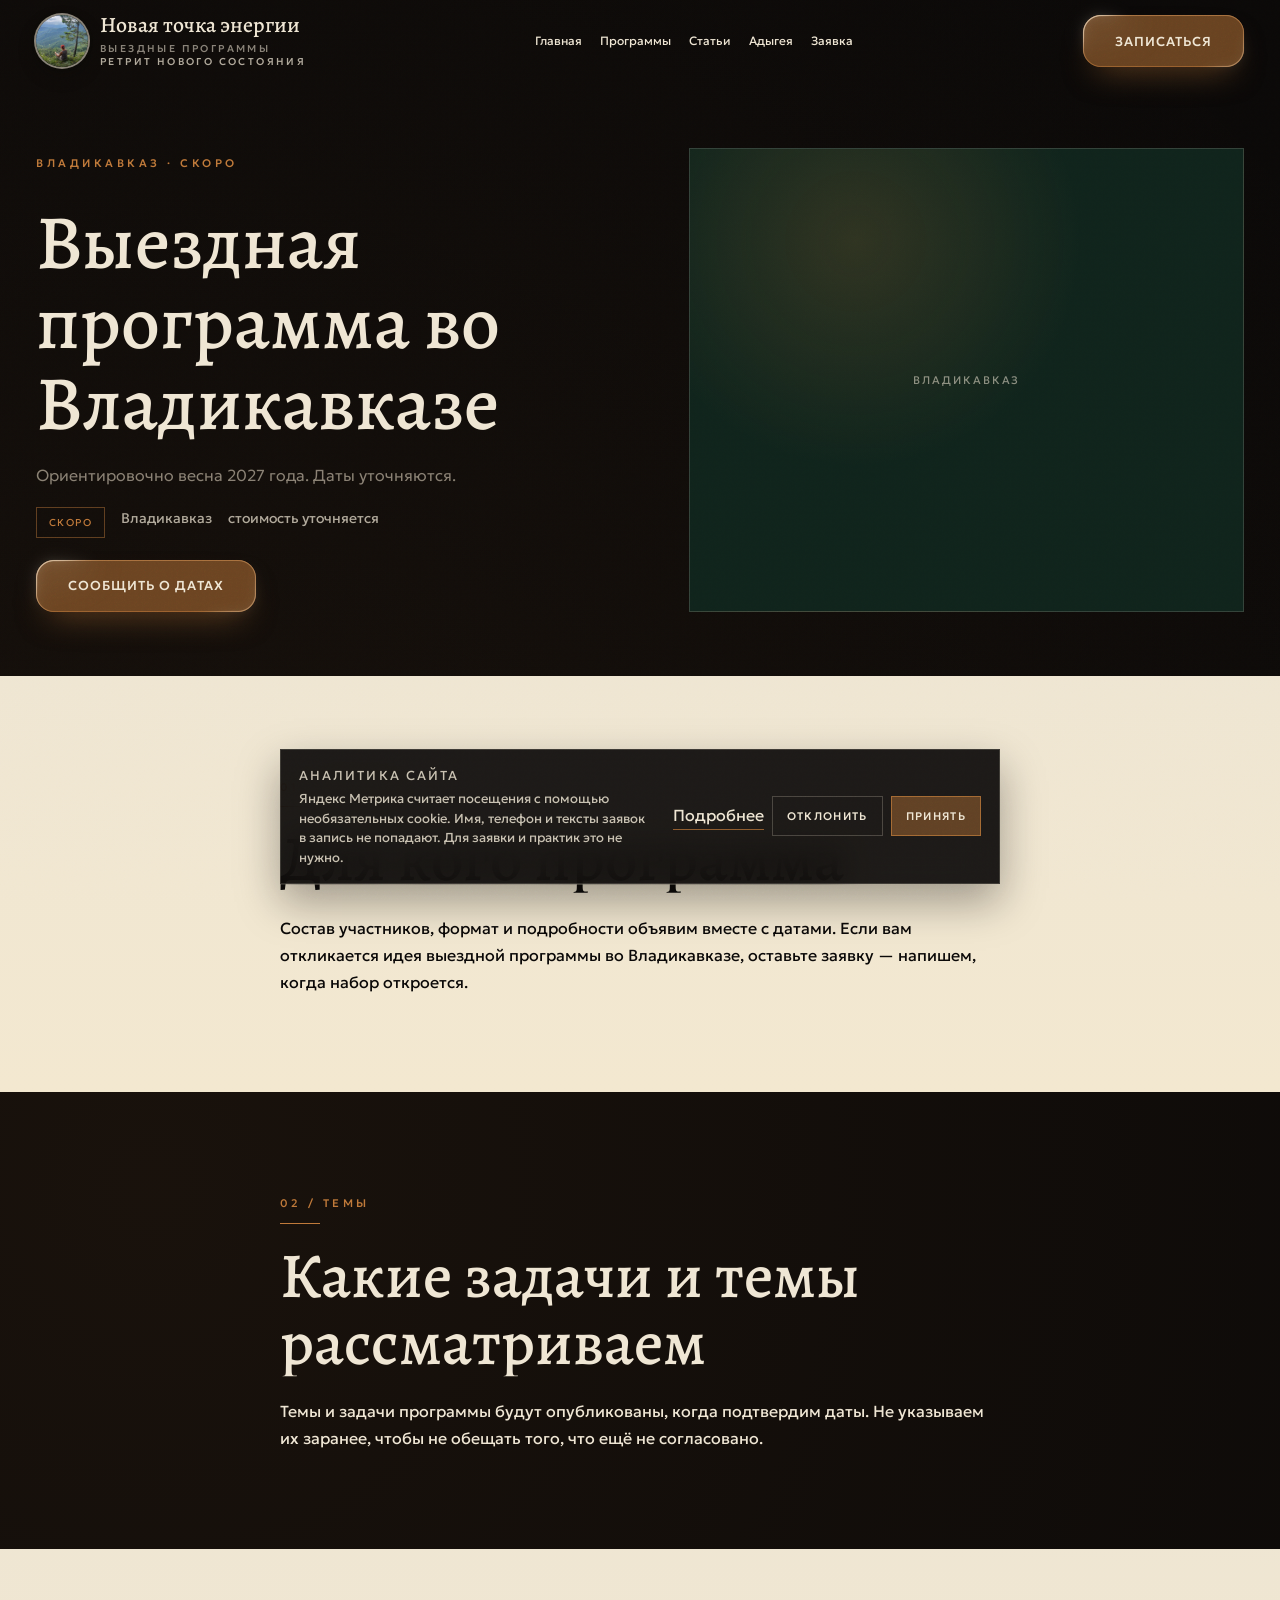
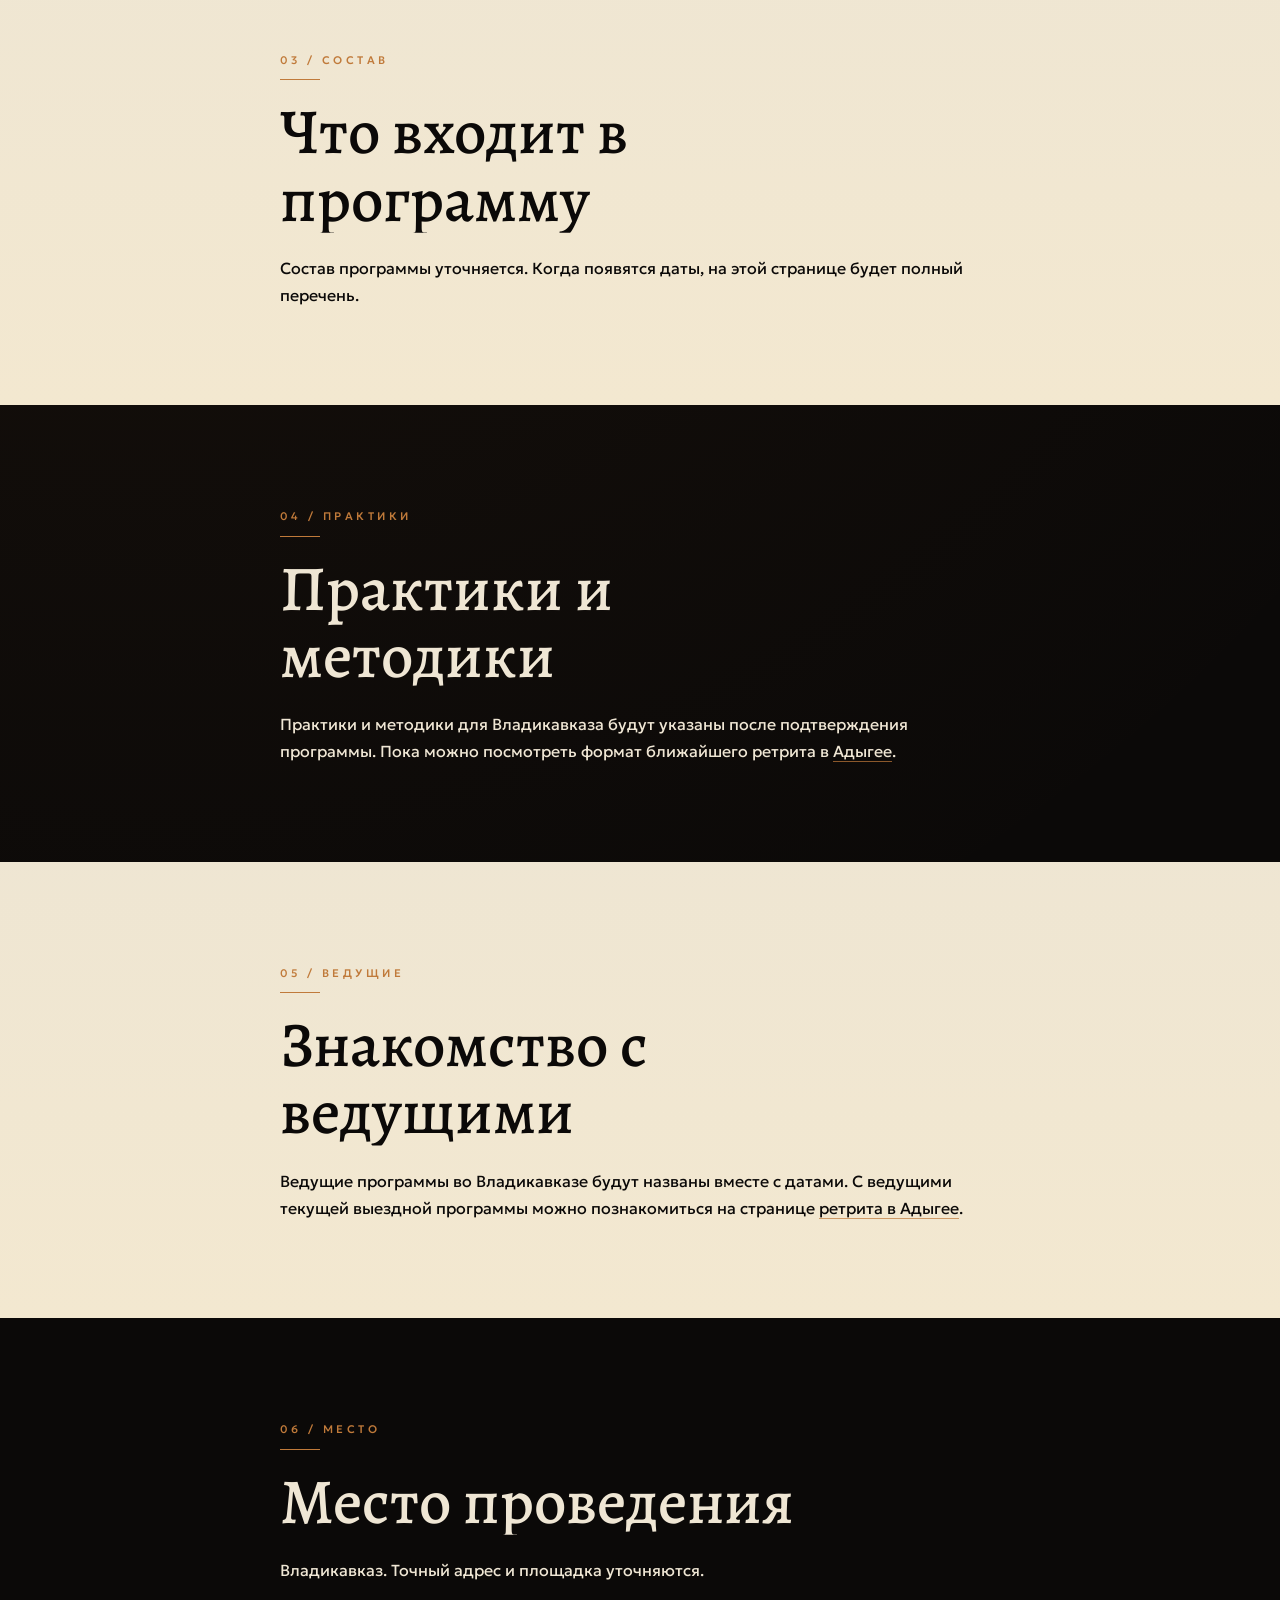
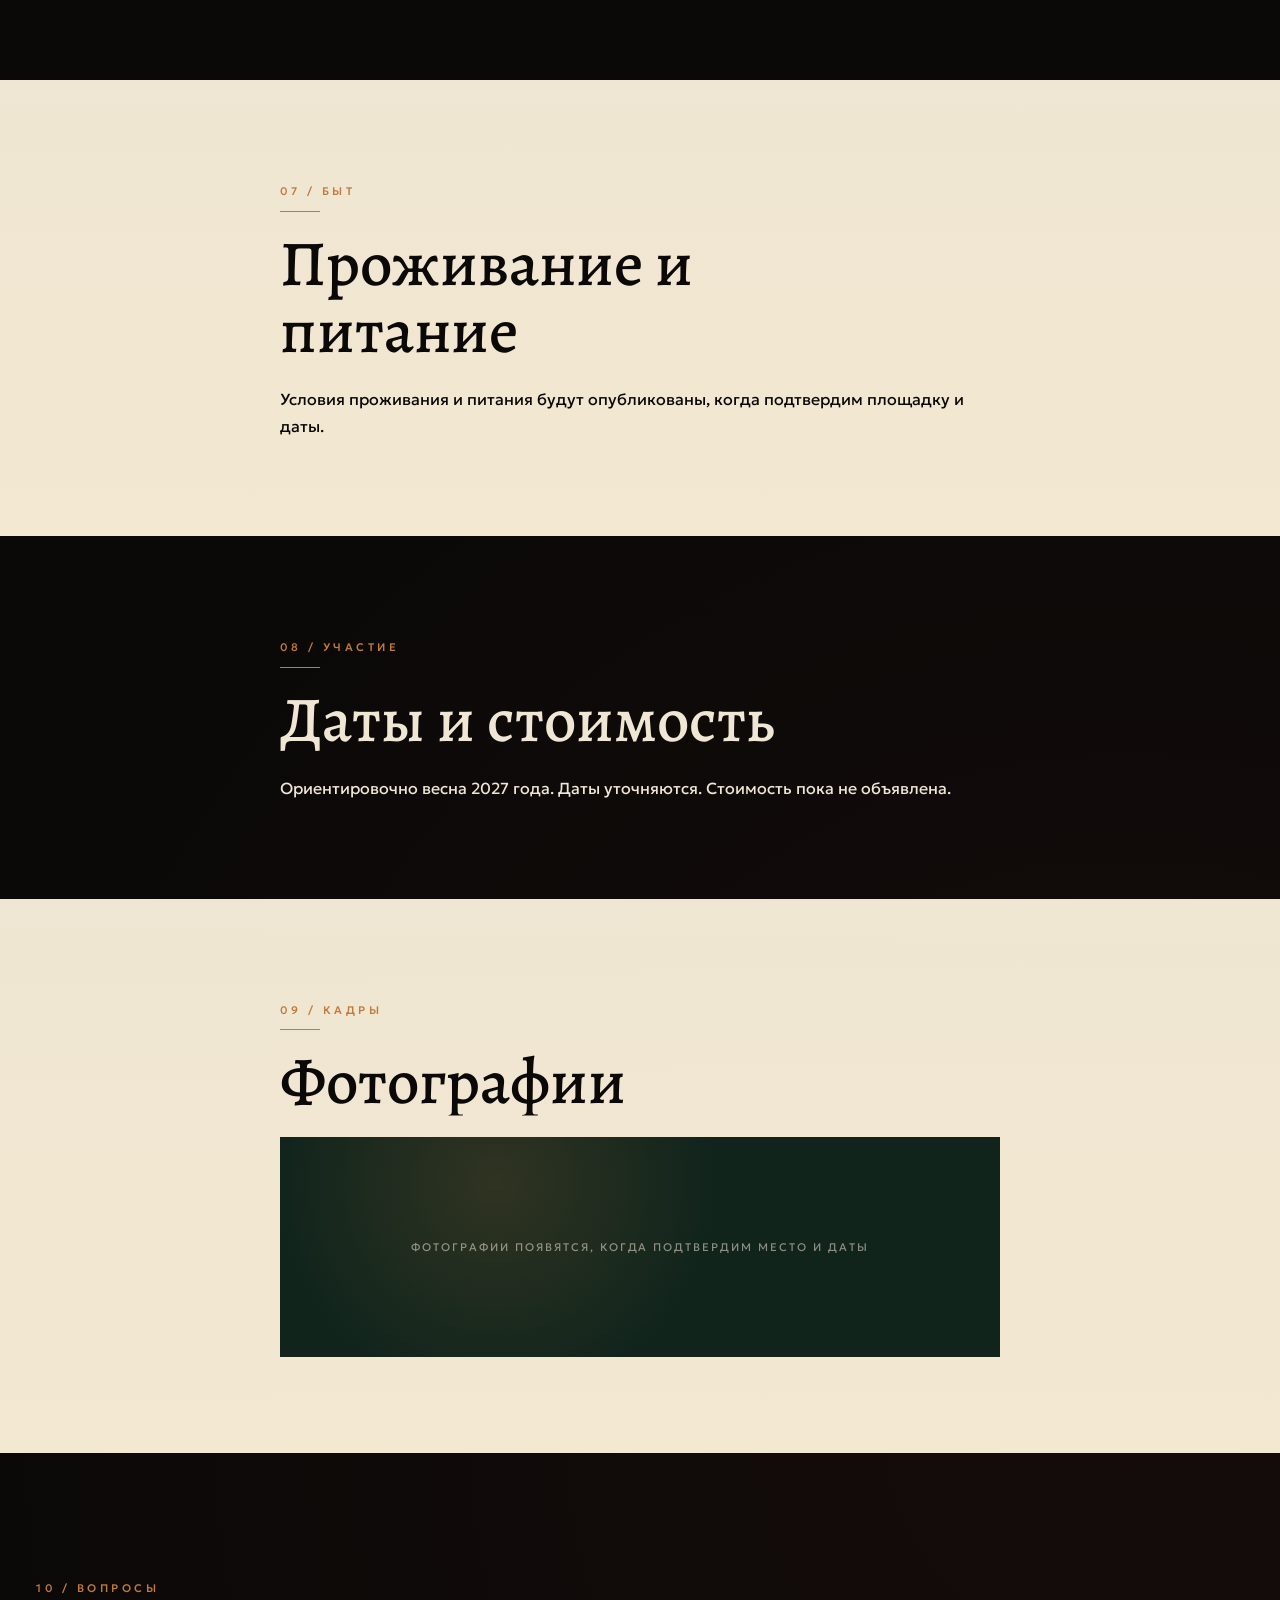
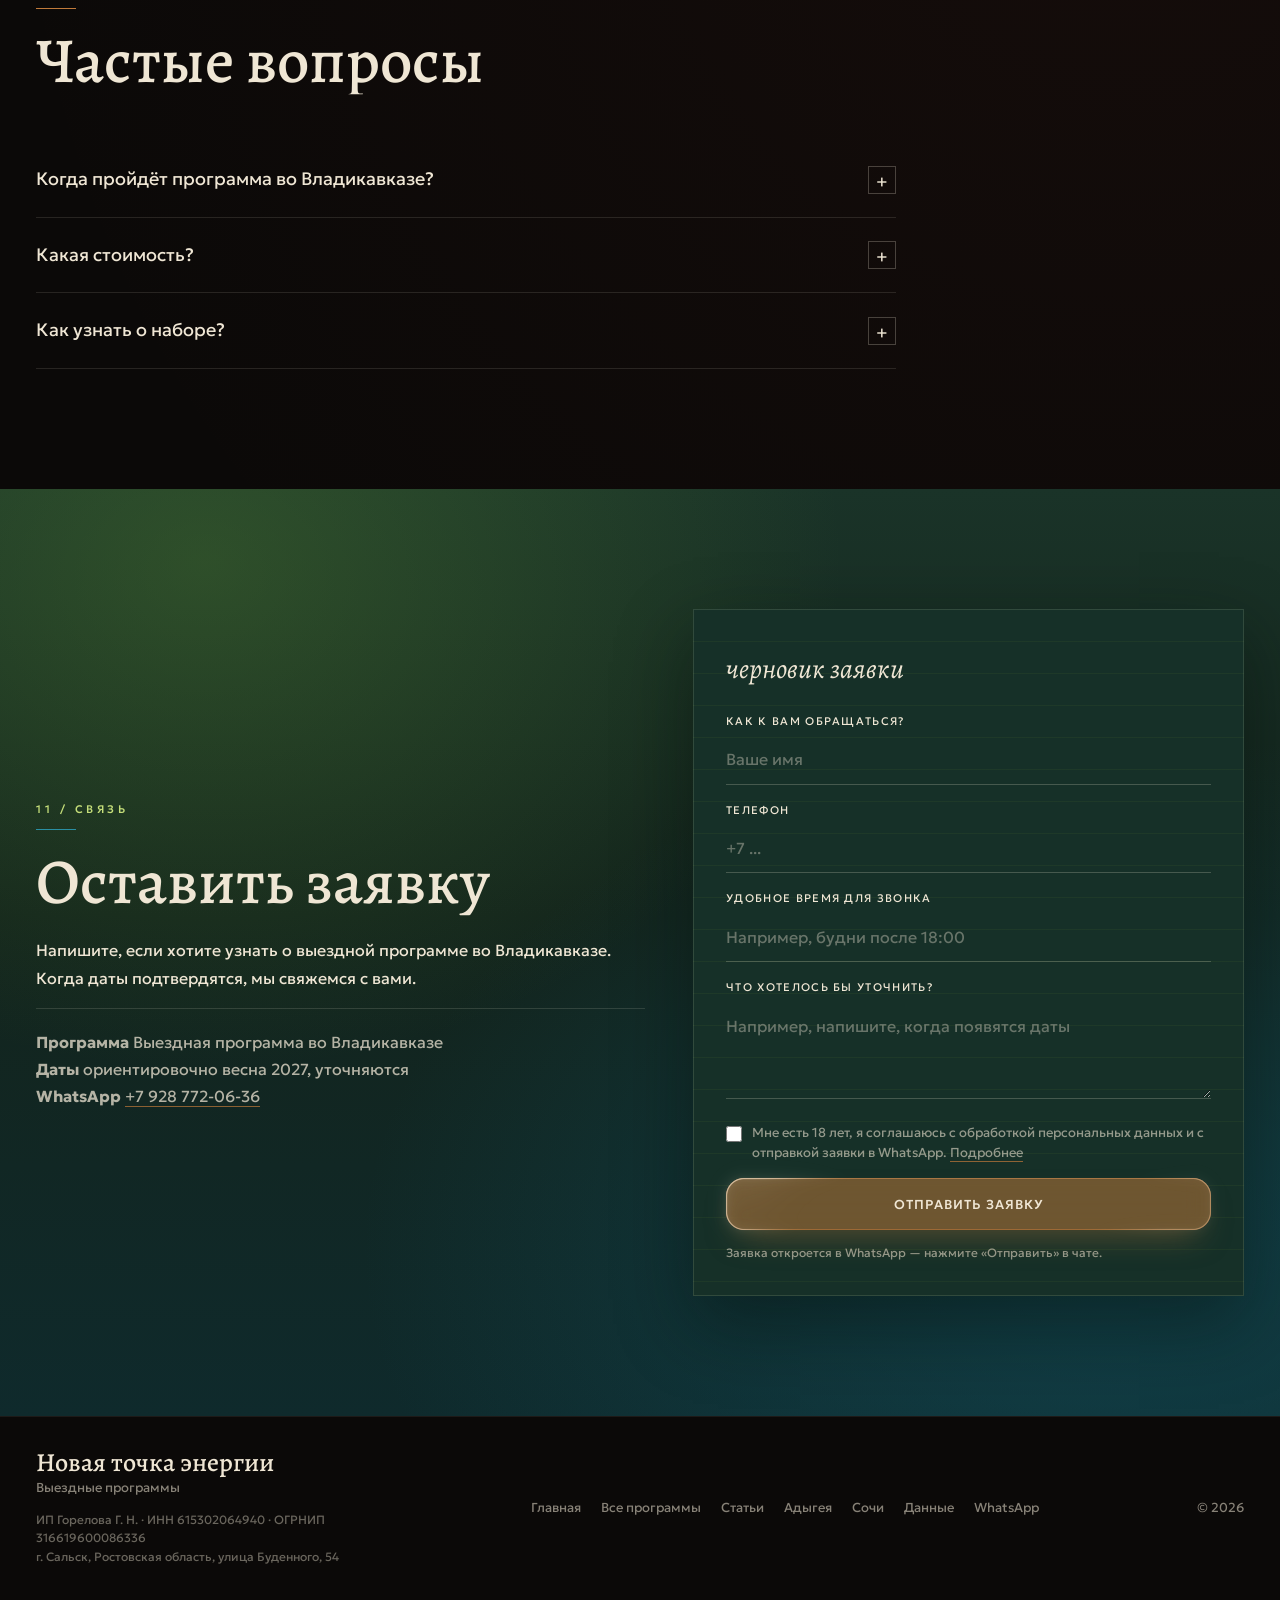
<file: programs/vladikavkaz.html>
<!DOCTYPE html>
<html lang="ru">
<head>
  <meta charset="UTF-8">
  <meta name="viewport" content="width=device-width, initial-scale=1">
  <meta name="theme-color" content="#0b0908">
  <meta name="robots" content="noindex, follow">
  <meta name="description" content="Выездная программа во Владикавказе — ориентировочно весна 2027 года, даты уточняются. Оставьте заявку, и мы сообщим, когда появятся точные даты, место и стоимость.">
  <meta name="author" content="Новая точка энергии">
  <link rel="canonical" href="https://retritbest.ru/programs/vladikavkaz.html">
  <meta property="og:title" content="Выездная программа во Владикавказе — ориентировочно весна 2027">
  <meta property="og:description" content="Готовим выездную программу во Владикавказе. Даты уточняются. Оставьте заявку, чтобы узнать о наборе.">
  <meta property="og:type" content="website">
  <meta property="og:locale" content="ru_RU">
  <meta property="og:url" content="https://retritbest.ru/programs/vladikavkaz.html">
  <meta property="og:site_name" content="Новая точка энергии">
  <meta property="og:image" content="https://retritbest.ru/img/adygea-place.jpg">
  <meta name="twitter:card" content="summary_large_image">
  <title>Выездная программа во Владикавказе — ориентировочно весна 2027</title>
  <link rel="icon" href="/favicon.svg" type="image/svg+xml">
  <link rel="preconnect" href="https://fonts.googleapis.com">
  <link rel="preconnect" href="https://fonts.gstatic.com" crossorigin>
  <link href="https://fonts.googleapis.com/css2?family=Alegreya:ital,wght@0,500;0,600;0,800;1,500;1,600&family=Geologica:wght@300;400;500;600&display=swap" rel="stylesheet">
  <link rel="stylesheet" href="/css/main.css">
  <link rel="stylesheet" href="/css/specular-button.css">
  <link rel="stylesheet" href="/css/programs.css?v=2">
  <script type="application/ld+json">
  {
    "@context": "https://schema.org",
    "@type": "WebPage",
    "name": "Выездная программа во Владикавказе",
    "description": "Выездная программа во Владикавказе — ориентировочно весна 2027 года, даты уточняются.",
    "url": "https://retritbest.ru/programs/vladikavkaz.html",
    "isPartOf": { "@type": "WebSite", "url": "https://retritbest.ru/", "name": "Новая точка энергии" }
  }
  </script>
</head>
<body class="page-program">
  <div class="grain" aria-hidden="true"></div>
  <header class="header" id="header">
    <div class="wrap header-inner">
      <a class="brand" href="/">
        <span class="brand-mark" role="img" aria-label="Пауза на склоне Адыгеи"></span>
        <span class="brand-copy">
          Новая точка энергии
          <small>выездные программы</small>
          <small class="brand-retreat">ретрит нового состояния</small>
        </span>
      </a>
      <nav class="nav" aria-label="Основная навигация">
        <a href="/">Главная</a>
        <a href="/programs.html">Программы</a>
        <a href="/articles.html">Статьи</a>
        <a href="/programs/adygea.html">Адыгея</a>
        <a href="#contact">Заявка</a>
      </nav>
      <a class="specular-button specular-button--md specular-button--copper" href="#contact" data-specular="copper">Записаться</a>
      <a class="header-book" href="#contact">Записаться</a>
      <button class="menu-toggle" id="menuToggle" type="button" aria-expanded="false" aria-controls="mobileNav" aria-label="Открыть меню"><span></span></button>
    </div>
  </header>
  <nav class="mobile-nav" id="mobileNav" hidden>
    <a href="/">Главная</a>
    <a href="/programs.html">Программы</a>
    <a href="/articles.html">Статьи</a>
    <a href="/programs/adygea.html">Адыгея</a>
    <a class="specular-button specular-button--md specular-button--ink" href="#contact" data-specular="ink">Записаться</a>
  </nav>

  <main>
    <section class="program-hero">
      <div class="wrap program-hero-grid">
        <div>
          <p class="chapter">Владикавказ · скоро</p>
          <h1>Выездная программа во Владикавказе</h1>
          <p class="lead">Ориентировочно весна 2027 года. Даты уточняются.</p>
          <div class="program-hero-meta">
            <span class="program-status is-soon">скоро</span>
            <span>Владикавказ</span>
            <span>стоимость уточняется</span>
          </div>
          <a class="specular-button specular-button--md specular-button--copper" href="#contact" data-specular="copper">Сообщить о датах</a>
        </div>
        <div class="program-hero-photo is-pending" role="img" aria-label="Фотография программы во Владикавказе появится, когда подтвердим место">Владикавказ</div>
      </div>
    </section>

    <section class="sheet program-block" id="for-whom">
      <div class="wrap program-copy reveal">
        <p class="chapter">01 / для кого</p>
        <h2>Для кого программа</h2>
        <p>Состав участников, формат и подробности объявим вместе с датами. Если вам откликается идея выездной программы во Владикавказе, оставьте заявку — напишем, когда набор откроется.</p>
      </div>
    </section>

    <section class="ink program-block" id="topics">
      <div class="wrap program-copy reveal">
        <p class="chapter">02 / темы</p>
        <h2>Какие задачи и темы рассматриваем</h2>
        <p>Темы и задачи программы будут опубликованы, когда подтвердим даты. Не указываем их заранее, чтобы не обещать того, что ещё не согласовано.</p>
      </div>
    </section>

    <section class="sheet program-block" id="included">
      <div class="wrap program-copy reveal">
        <p class="chapter">03 / состав</p>
        <h2>Что входит в программу</h2>
        <p>Состав программы уточняется. Когда появятся даты, на этой странице будет полный перечень.</p>
      </div>
    </section>

    <section class="ink program-block" id="methods">
      <div class="wrap program-copy reveal">
        <p class="chapter">04 / практики</p>
        <h2>Практики и методики</h2>
        <p>Практики и методики для Владикавказа будут указаны после подтверждения программы. Пока можно посмотреть формат ближайшего ретрита в <a class="plain-link" href="/programs/adygea.html">Адыгее</a>.</p>
      </div>
    </section>

    <section class="sheet program-block" id="hosts">
      <div class="wrap program-copy reveal">
        <p class="chapter">05 / ведущие</p>
        <h2>Знакомство с ведущими</h2>
        <p>Ведущие программы во Владикавказе будут названы вместе с датами. С ведущими текущей выездной программы можно познакомиться на странице <a class="plain-link" href="/programs/adygea.html#hosts">ретрита в Адыгее</a>.</p>
      </div>
    </section>

    <section class="ink program-block" id="place">
      <div class="wrap program-copy reveal">
        <p class="chapter">06 / место</p>
        <h2>Место проведения</h2>
        <p>Владикавказ. Точный адрес и площадка уточняются.</p>
      </div>
    </section>

    <section class="sheet program-block" id="stay">
      <div class="wrap program-copy reveal">
        <p class="chapter">07 / быт</p>
        <h2>Проживание и питание</h2>
        <p>Условия проживания и питания будут опубликованы, когда подтвердим площадку и даты.</p>
      </div>
    </section>

    <section class="ink program-block" id="price">
      <div class="wrap program-copy reveal">
        <p class="chapter">08 / участие</p>
        <h2>Даты и стоимость</h2>
        <p>Ориентировочно весна 2027 года. Даты уточняются. Стоимость пока не объявлена.</p>
      </div>
    </section>

    <section class="sheet program-block" id="photos">
      <div class="wrap program-copy reveal">
        <p class="chapter">09 / кадры</p>
        <h2>Фотографии</h2>
        <div class="program-gallery__pending">Фотографии появятся, когда подтвердим место и даты</div>
      </div>
    </section>

    <section class="ink faq-section" id="faq">
      <div class="wrap">
        <div class="ink-head reveal">
          <p class="chapter">10 / вопросы</p>
          <h2>Частые вопросы</h2>
        </div>
        <div class="faq-list">
          <div class="faq-item">
            <button class="faq-q" type="button" aria-expanded="false">Когда пройдёт программа во Владикавказе? <b>+</b></button>
            <div class="faq-a"><p>Ориентировочно весна 2027 года. Точные даты уточняются.</p></div>
          </div>
          <div class="faq-item">
            <button class="faq-q" type="button" aria-expanded="false">Какая стоимость? <b>+</b></button>
            <div class="faq-a"><p>Стоимость пока не объявлена. Сообщим её вместе с датами.</p></div>
          </div>
          <div class="faq-item">
            <button class="faq-q" type="button" aria-expanded="false">Как узнать о наборе? <b>+</b></button>
            <div class="faq-a"><p>Оставьте заявку на этой странице. Мы перезвоним и напишем, когда появятся даты. Также можно написать в WhatsApp на +7 928 772-06-36.</p></div>
          </div>
        </div>
      </div>
    </section>

    <section class="sheet contact pond-section" id="contact">
      <div class="wrap contact-grid">
        <div class="contact-copy reveal">
          <p class="chapter">11 / связь</p>
          <h2>Оставить заявку</h2>
          <p>Напишите, если хотите узнать о выездной программе во Владикавказе. Когда даты подтвердятся, мы свяжемся с вами.</p>
          <p class="facts">
            <strong>Программа</strong> Выездная программа во Владикавказе<br>
            <strong>Даты</strong> ориентировочно весна 2027, уточняются<br>
            <strong>WhatsApp</strong> <a class="plain-link" href="https://wa.me/79287720636" rel="noopener noreferrer" target="_blank">+7 928 772-06-36</a>
          </p>
        </div>
        <form class="letter reveal ym-disable-keys ym-hide-content" id="contactForm">
          <p class="letter-head">черновик заявки</p>
          <input type="hidden" name="program" value="Выездная программа во Владикавказе, ориентировочно весна 2027">
          <div class="field">
            <label for="name">Как к вам обращаться?</label>
            <input id="name" name="name" type="text" placeholder="Ваше имя" autocomplete="name" required>
          </div>
          <div class="field">
            <label for="userPhone">Телефон</label>
            <input id="userPhone" name="phone" type="tel" inputmode="tel" autocomplete="tel" placeholder="+7 ..." minlength="10" required>
          </div>
          <div class="field">
            <label for="callbackTime">Удобное время для звонка</label>
            <input id="callbackTime" name="callbackTime" type="text" placeholder="Например, будни после 18:00">
          </div>
          <div class="field">
            <label for="message">Что хотелось бы уточнить?</label>
            <textarea id="message" name="message" placeholder="Например, напишите, когда появятся даты"></textarea>
          </div>
          <div class="consent-check">
            <input id="pdConsent" name="pdConsent" type="checkbox" required>
            <span>
              <label for="pdConsent">Мне есть 18 лет, я соглашаюсь с обработкой персональных данных и с отправкой заявки в WhatsApp.</label>
              <a href="/#privacy">Подробнее</a>
            </span>
          </div>
          <input class="hp" type="text" name="_gotcha" tabindex="-1" autocomplete="off" aria-hidden="true">
          <button class="specular-button specular-button--md specular-button--copper" type="submit" data-specular="copper">Отправить заявку</button>
          <p class="consent">Заявка откроется в WhatsApp — нажмите «Отправить» в чате.</p>
          <div class="form-status" id="formStatus" role="status" aria-live="polite"></div>
        </form>
      </div>
    </section>
  </main>

  <footer class="footer">
    <div class="wrap footer-inner">
      <div>
        <div class="brand">Новая точка энергии</div>
        <div>Выездные программы</div>
        <p class="footer-legal">ИП Горелова Г. Н. · ИНН 615302064940 · ОГРНИП 316619600086336<br>г. Сальск, Ростовская область, улица Буденного, 54</p>
      </div>
      <div class="footer-links">
        <a href="/">Главная</a>
        <a href="/programs.html">Все программы</a>
        <a href="/articles.html">Статьи</a>
        <a href="/programs/adygea.html">Адыгея</a>
        <a href="/programs/sochi.html">Сочи</a>
        <a href="/#privacy">Данные</a>
        <a href="https://wa.me/79287720636" rel="noopener noreferrer" target="_blank">WhatsApp</a>
      </div>
      <div>© <span id="currentYear">2026</span></div>
    </div>
  </footer>
  <script src="/js/specular-button.js"></script>
  <script src="/js/site.js"></script>
  <script src="/js/metrika-consent.js"></script>
</body>
</html>
</file>
<file: css/main.css>
:root {
  --ink: #0b0908;
  --soil: #14100d;
  --linen: #efe6d4;
  --sheet: #f6edd9;
  --copper: #c07a3a;
  --dried: #b84332;
  --moss: #3a4634;
  --fog: #8a8174;
  --pond-deep: #14261e;
  --pond-shadow: #0a1612;
  --pond-moss: #1e3a2c;
  --pond-leaf: #5c8f32;
  --pond-pad: #8fbf3a;
  --pond-wave: #2a8fa3;
  --pond-wave-deep: #12586a;
  --pond-foam: #6ecad6;
  --ease: cubic-bezier(.16, 1, .3, 1);
}

*,
*::before,
*::after {
  box-sizing: border-box;
  margin: 0;
  padding: 0;
}

html {
  scroll-behavior: smooth;
  scroll-padding-top: 104px;
}

body {
  font-family: "Geologica", "Segoe UI", sans-serif;
  background:
    radial-gradient(circle at 12% 18%, rgba(192, 122, 58, .08), transparent 28%),
    radial-gradient(circle at 88% 70%, rgba(184, 67, 50, .06), transparent 24%),
    var(--ink);
  color: var(--linen);
  line-height: 1.7;
  overflow-x: hidden;
  cursor: none;
}

img { max-width: 100%; display: block; }
a { color: inherit; text-decoration: none; }
button, input, textarea { font: inherit; }
::selection { background: var(--dried); color: var(--linen); }

.grain {
  pointer-events: none;
  position: fixed;
  inset: 0;
  z-index: 90;
  opacity: .2;
  mix-blend-mode: overlay;
  background-image: url("data:image/svg+xml,%3Csvg xmlns='http://www.w3.org/2000/svg' width='240' height='240'%3E%3Cfilter id='n'%3E%3CfeTurbulence baseFrequency='.85' numOctaves='3' stitchTiles='stitch'/%3E%3C/filter%3E%3Crect width='100%25' height='100%25' filter='url(%23n)' opacity='.55'/%3E%3C/svg%3E");
}

.cursor {
  pointer-events: none;
  position: fixed;
  z-index: 100;
  top: 0;
  left: 0;
  width: 18px;
  height: 18px;
  border: 1px solid var(--copper);
  border-radius: 50%;
  transform: translate(-50%, -50%);
  mix-blend-mode: difference;
  transition: width .25s var(--ease), height .25s var(--ease);
}

.cursor.is-on {
  width: 44px;
  height: 44px;
}

.cursor.is-system,
body:has(.specular-button:hover) .cursor {
  display: none;
  opacity: 0;
  visibility: hidden;
}

body:has(.specular-button:hover) {
  cursor: pointer;
}

.progress {
  position: fixed;
  z-index: 50;
  top: 0;
  left: 0;
  height: 2px;
  width: 0;
  background: linear-gradient(90deg, var(--copper), var(--dried));
}

.wrap {
  width: min(1220px, calc(100% - 72px));
  margin-inline: auto;
}

.chapter {
  display: inline-block;
  margin-bottom: 18px;
  color: var(--copper);
  font-size: 11px;
  font-weight: 500;
  letter-spacing: .32em;
  text-transform: uppercase;
}

.chapter::after {
  content: "";
  display: block;
  width: 0;
  height: 1px;
  margin-top: 10px;
  background: var(--copper);
  transition: width .9s var(--ease) .18s;
}

.reveal.is-in .chapter::after {
  width: 3.6em;
}

h1, h2, h3, .brand, .price, .bonus-count, .glyph {
  font-family: "Alegreya", "Times New Roman", serif;
  font-weight: 500;
  line-height: 1.05;
}

h2 {
  font-size: clamp(38px, 5vw, 68px);
  margin-bottom: 22px;
  max-width: 16ch;
}

h2 em {
  font-style: italic;
  color: var(--dried);
}

.lead {
  max-width: 640px;
  color: var(--fog);
  font-weight: 300;
}

.lead.tight { margin-bottom: 28px; }

.btn {
  display: inline-flex;
  align-items: center;
  justify-content: center;
  min-height: 50px;
  padding: 0 22px;
  border: 1px solid var(--copper);
  background: var(--copper);
  color: var(--ink);
  font-size: 13px;
  font-weight: 500;
  letter-spacing: .06em;
  text-transform: uppercase;
  cursor: none;
  transition: transform .35s var(--ease), background .3s, color .3s;
}

.btn:hover {
  transform: translateY(-3px) rotate(-.4deg);
  background: #d08a48;
}

.btn-ghost {
  background: transparent;
  color: var(--linen);
}

.btn-ghost:hover {
  background: rgba(239, 230, 212, .08);
}

.btn-ink {
  background: var(--ink);
  border-color: var(--ink);
  color: var(--linen);
}

.btn-ink:hover { background: #241c16; }

.btn-pearl {
  position: relative;
  isolation: isolate;
  overflow: hidden;
  min-height: 56px;
  padding: 0 26px;
  border: 1px solid rgba(255, 236, 246, .7);
  color: #2c2622;
  background:
    linear-gradient(
      128deg,
      #fffdf8 0%,
      #f0cfe3 14%,
      #b9d7ef 30%,
      #f3d7b0 48%,
      #e7c0d6 64%,
      #c5e4e6 80%,
      #fff4e6 100%
    );
  background-size: 220% 220%;
  box-shadow:
    inset 0 1px 0 rgba(255, 255, 255, .92),
    inset 0 -14px 22px rgba(168, 120, 160, .18),
    0 0 24px rgba(214, 176, 196, .22),
    0 14px 32px rgba(11, 9, 8, .24);
  transition:
    transform .35s var(--ease),
    box-shadow .35s var(--ease),
    background-position .8s var(--ease);
}

.btn-pearl::before {
  content: "";
  position: absolute;
  inset: -50%;
  z-index: -1;
  background: linear-gradient(118deg, transparent 32%, rgba(255, 255, 255, .72) 49%, transparent 64%);
  transform: translateX(-55%) rotate(10deg);
  transition: transform .75s var(--ease);
}

.btn-pearl:hover,
.btn-pearl.is-on {
  transform: translateY(-3px);
  background-position: 100% 40%;
  box-shadow:
    inset 0 1px 0 rgba(255, 255, 255, .95),
    0 0 0 1px rgba(255, 248, 240, .35),
    0 18px 36px rgba(192, 122, 58, .2);
}

.btn-pearl:hover::before,
.btn-pearl.is-on::before {
  transform: translateX(42%) rotate(10deg);
}

.header {
  position: fixed;
  z-index: 40;
  inset: 0 0 auto;
  padding: 14px 0;
}

.header-inner {
  display: flex;
  align-items: center;
  justify-content: space-between;
  gap: 24px;
}

.brand-copy,
.nav,
.header .btn,
.header .specular-button,
.header-book,
.menu-toggle {
  mix-blend-mode: difference;
}

.header.is-solid {
  background: color-mix(in srgb, var(--ink) 88%, transparent);
  backdrop-filter: blur(16px);
  border-bottom: 1px solid rgba(239, 230, 212, .08);
}

.header.is-solid .brand-copy,
.header.is-solid .nav,
.header.is-solid .btn,
.header.is-solid .specular-button,
.header.is-solid .header-book,
.header.is-solid .menu-toggle {
  mix-blend-mode: normal;
}

.brand {
  display: flex;
  align-items: center;
  gap: 12px;
  font-size: clamp(17px, 1.7vw, 26px);
  line-height: 1.08;
  max-width: 22em;
}

.brand-mark {
  flex: 0 0 auto;
  width: 52px;
  height: 52px;
  border-radius: 50%;
  transform-origin: center;
  background:
    linear-gradient(180deg, transparent 58%, rgba(11, 9, 8, .32)),
    url("../img/adygea-pause.jpg") 48% 68%/cover;
  box-shadow:
    0 0 0 2px rgba(239, 230, 212, .55),
    0 0 0 5px rgba(11, 9, 8, .22),
    0 8px 18px rgba(11, 9, 8, .28);
  animation:
    seal-breathe 7.2s ease-in-out infinite,
    seal-glow 7.2s ease-in-out infinite,
    seal-look 18s ease-in-out infinite;
}

.brand-copy {
  min-width: 0;
}

.brand small {
  display: block;
  margin-top: 6px;
  font-family: "Geologica", sans-serif;
  font-size: 10px;
  letter-spacing: .24em;
  text-transform: uppercase;
  opacity: .55;
}

.brand .brand-retreat {
  margin-top: 3px;
  opacity: .72;
}

.nav {
  display: flex;
  gap: 18px;
  font-size: 12px;
}

.nav a {
  position: relative;
}

.nav a::after {
  content: "";
  position: absolute;
  left: 0;
  bottom: -7px;
  width: 100%;
  height: 1px;
  background: var(--copper);
  transform: scaleX(0);
  transform-origin: right;
  transition: transform .35s var(--ease);
}

.nav a:hover::after {
  transform: scaleX(1);
  transform-origin: left;
}

.menu-toggle {
  display: none;
  width: 46px;
  height: 46px;
  border: 1px solid currentColor;
  background: transparent;
  color: inherit;
  cursor: none;
}

.menu-toggle span,
.menu-toggle span::before,
.menu-toggle span::after {
  display: block;
  width: 16px;
  height: 1.5px;
  margin-inline: auto;
  background: currentColor;
  position: relative;
}

.menu-toggle span::before,
.menu-toggle span::after { content: ""; position: absolute; left: 0; }
.menu-toggle span::before { top: -6px; }
.menu-toggle span::after { top: 6px; }

.hero {
  position: relative;
  min-height: 100svh;
  padding: 130px 0 0;
  overflow: hidden;
}

.hero-issue {
  position: absolute;
  top: 38%;
  left: 18px;
  writing-mode: vertical-rl;
  transform: rotate(180deg);
  letter-spacing: .4em;
  text-transform: uppercase;
  font-size: 11px;
  color: rgba(239, 230, 212, .32);
}

.hero-stage {
  display: grid;
  grid-template-columns: 1fr .92fr;
  gap: 24px;
  align-items: center;
  min-height: calc(100svh - 220px);
}

.hero-kicker {
  margin-bottom: 18px;
  letter-spacing: .28em;
  text-transform: uppercase;
  font-size: 12px;
  color: var(--copper);
}

.hero-kicker.load {
  opacity: 1;
  transform: none;
  letter-spacing: .62em;
  animation: kicker-set 1.1s var(--ease) forwards;
  animation-delay: var(--d, 0s);
}

.hero h1 {
  font-size: clamp(48px, 7vw, 92px);
}

.hero h1 .line {
  display: block;
  width: fit-content;
  max-width: 100%;
}

.hero h1 .italic {
  font-style: italic;
  color: var(--dried);
  padding-left: 8vw;
}

.hero-lead {
  max-width: 34ch;
  margin: 26px 0 0;
  color: rgba(239, 230, 212, .72);
}

.hero-actions {
  display: grid;
  grid-template-columns: 1fr 1fr;
  gap: 12px;
  margin-top: 28px;
  width: 100%;
  max-width: 520px;
}

.hero-actions .specular-button {
  width: 100%;
  min-height: 56px;
  box-sizing: border-box;
}

.tilt-photo figcaption {
  position: absolute;
  right: 14px;
  bottom: 18px;
  font-size: 11px;
  letter-spacing: .18em;
  text-transform: uppercase;
  color: var(--linen);
  opacity: 0;
  transform: translateY(8px);
}

.tilt-photo.reveal.is-in figcaption {
  opacity: 1;
  transform: none;
  transition: opacity .7s var(--ease) .75s, transform .7s var(--ease) .75s;
}

.hero-meta {
  display: grid;
  grid-template-columns: repeat(3, 1fr);
  list-style: none;
  margin-top: 32px;
  padding: 4px 0 0;
  border-top: 1px solid rgba(239, 230, 212, .12);
}

.hero-meta li {
  padding: 18px 28px 24px 0;
  font-size: 13px;
  line-height: 1.45;
  color: rgba(239, 230, 212, .7);
}

.hero-meta li:last-child {
  padding-right: 0;
}

.dates-band {
  background: var(--linen);
  color: var(--ink);
}

.dates {
  display: grid;
  grid-template-columns: repeat(6, 1fr);
}

.dates [data-day] {
  position: relative;
  display: grid;
  align-content: center;
  min-height: 168px;
  padding: 12px 10px 14px;
  overflow: hidden;
  border-right: 1px solid rgba(20, 16, 13, .12);
  text-align: center;
  font-size: 11px;
  letter-spacing: .16em;
  text-transform: uppercase;
  transition: background .45s var(--ease), color .45s var(--ease), transform .45s var(--ease);
}

.dates [data-day]:last-child { border-right: 0; }

.dates b {
  display: block;
  margin-bottom: 4px;
  font-family: "Alegreya", serif;
  font-size: 30px;
  letter-spacing: 0;
}

.dates [data-day].is-on {
  background: var(--ink);
  color: var(--linen);
  transform: translateY(-3px);
}

.ribbon {
  padding: 28px 0;
  background: var(--soil);
  border-block: 1px solid rgba(239, 230, 212, .08);
}

.ribbon-row {
  display: grid;
  grid-template-columns: repeat(4, 1fr);
  gap: 24px;
  font-size: 14px;
}

.ribbon i {
  display: block;
  margin-bottom: 8px;
  font-family: "Alegreya", serif;
  font-style: italic;
  color: var(--copper);
}

.sheet {
  background:
    linear-gradient(180deg, rgba(246, 237, 217, .97), #f3e8d0);
  color: var(--ink);
  padding: 120px 0;
}

.sheet h2 em { color: var(--dried); }

.about-layout,
.method-split,
.contact-grid {
  display: grid;
  grid-template-columns: 1.05fr .95fr;
  gap: 48px;
  align-items: center;
}

.sheet-card {
  position: relative;
  z-index: 1;
  padding: 48px 44px;
  background: var(--sheet);
  box-shadow: 18px 24px 60px rgba(11, 9, 8, .12);
}

.sheet-card p + p { margin-top: 16px; }

.tilt-photo {
  position: relative;
  overflow: hidden;
  transform: rotate(2.4deg) translateY(28px);
}

.photo {
  position: relative;
  min-height: 540px;
  overflow: hidden;
  background: #c9bba6 center/cover no-repeat;
  transform: scale(1.07);
  filter: saturate(.48) contrast(1.16) brightness(.68);
  transition: transform 1.55s var(--ease), filter 1.7s var(--ease);
}

.photo::after {
  content: "";
  position: absolute;
  inset: 0;
  pointer-events: none;
  background: linear-gradient(180deg, rgba(192, 122, 58, .34), rgba(11, 9, 8, .48));
  mix-blend-mode: multiply;
  opacity: 1;
  transition: opacity 1.5s var(--ease);
}

.reveal.is-in .photo {
  transform: scale(1);
  filter: saturate(1.05) contrast(1.05) brightness(1);
}

.reveal.is-in .photo::after {
  opacity: 0;
}

.photo-about { background-image: url("../img/adygea-about.jpg"); background-position: center 42%; }
.photo-method { background-image: url("../img/adygea-pond.jpg"); background-position: center 40%; }
.photo-bonus { background-image: url("../img/adygea-lotus.jpg"); background-position: center 58%; }

.check-list {
  margin-top: 28px;
  display: grid;
  gap: 12px;
  list-style: none;
}

.check-list li {
  position: relative;
  padding-left: 28px;
  color: #5d5348;
  opacity: 0;
  transform: translateX(-12px);
  transition: opacity .55s var(--ease), transform .55s var(--ease);
}

.reveal.is-in .check-list li {
  opacity: 1;
  transform: none;
}

.reveal.is-in .check-list li:nth-child(1) { transition-delay: .18s; }
.reveal.is-in .check-list li:nth-child(2) { transition-delay: .26s; }
.reveal.is-in .check-list li:nth-child(3) { transition-delay: .34s; }
.reveal.is-in .check-list li:nth-child(4) { transition-delay: .42s; }
.reveal.is-in .check-list li:nth-child(5) { transition-delay: .5s; }

.check-list li::before {
  content: "";
  position: absolute;
  left: 0;
  top: 11px;
  width: 14px;
  height: 1px;
  background: var(--dried);
}

.ink { padding: 120px 0; }

.ink-head { margin-bottom: 48px; }

.weave {
  display: grid;
  grid-template-columns: 1.15fr 1fr 1fr;
  gap: 18px;
}

.card {
  padding: 32px 28px;
  background: rgba(239, 230, 212, .05);
  border: 1px solid rgba(239, 230, 212, .1);
  transition: transform .4s var(--ease), background .35s;
}

.card:hover {
  transform: translateY(-10px) rotate(-.6deg);
  background: rgba(239, 230, 212, .09);
}

.card.tall { grid-row: span 2; padding-top: 48px; }
.card.shift { margin-top: 36px; }
.card.wide { grid-column: 2 / span 2; }

.card .num,
.pin {
  font-family: "Alegreya", serif;
  font-style: italic;
  color: var(--copper);
  font-size: 28px;
}

.card h3 {
  margin: 16px 0 12px;
  font-size: 30px;
}

.card p { color: var(--fog); font-size: 15px; font-weight: 300; }

.stem {
  position: relative;
  display: grid;
  gap: 28px;
  margin: 20px 0 80px;
}

.stem::before {
  content: "";
  position: absolute;
  left: 50%;
  top: 0;
  bottom: 0;
  width: 1px;
  background: linear-gradient(var(--copper), transparent);
}

.leaf {
  position: relative;
  width: min(520px, 46%);
  padding: 32px;
  background: var(--sheet);
}

.leaf.left { justify-self: start; }
.leaf.right { justify-self: end; }

.pin {
  position: absolute;
  top: -16px;
  width: 34px;
  height: 34px;
  display: grid;
  place-items: center;
  background: var(--ink);
  color: var(--linen);
  font-size: 16px;
  font-style: normal;
}

.leaf.left .pin { right: -17px; }
.leaf.right .pin { left: -17px; }

.stage-tag {
  display: inline-block;
  margin-bottom: 10px;
  color: var(--dried);
  font-size: 11px;
  letter-spacing: .16em;
  text-transform: uppercase;
}

.leaf h3 { margin-bottom: 12px; font-size: 34px; }
.leaf p { color: #5d5348; font-size: 15px; }
.leaf p + p { margin-top: 12px; }

.method-list { display: grid; gap: 22px; }

.method {
  display: grid;
  grid-template-columns: 56px 1fr;
  gap: 14px;
}

.method b {
  font-family: "Alegreya", serif;
  font-size: 42px;
  font-style: italic;
  line-height: 1;
  color: var(--dried);
}

.method h3 { font-size: 24px; margin-bottom: 6px; }
.method p { color: #5d5348; font-size: 14px; }

.quote {
  margin-top: 56px;
  padding: 36px 40px;
  border-left: 3px solid var(--copper);
  background: #fff8ea;
}

.quote h3 { margin-bottom: 10px; font-size: 30px; max-width: none; }

.disclaimer {
  margin-top: 24px;
  color: #6b6156;
  font-size: 13px;
}

.pond-section {
  position: relative;
  isolation: isolate;
  overflow: hidden;
  color: var(--linen);
  background:
    radial-gradient(ellipse at 16% 8%, rgba(92, 143, 50, .32), transparent 42%),
    radial-gradient(ellipse at 88% 82%, rgba(18, 88, 106, .48), transparent 48%),
    linear-gradient(180deg, #1a3328 0%, #13241c 46%, #0f2a2c 100%);
}

.pond-section .wrap {
  position: relative;
  z-index: 1;
}

.pond-pads,
.pond-wave,
.pond-energy {
  pointer-events: none;
  position: absolute;
  z-index: 0;
}

.pond-pads,
.pond-wave {
  border-radius: 50%;
}

.pond-pads {
  left: -18%;
  top: -10%;
  width: min(88vw, 960px);
  height: min(68vw, 720px);
  background: radial-gradient(circle at 46% 48%, #b6dc4a 0 16%, #6fa032 42%, rgba(30, 58, 44, .2) 70%, transparent 78%);
  filter: blur(46px);
  opacity: .72;
}

.pond-wave {
  right: -16%;
  top: 38%;
  width: min(92vw, 1100px);
  height: min(82vw, 920px);
  background: radial-gradient(circle at 42% 40%, #5ec8d6 0 12%, #1f7a8e 36%, #0d3f4c 58%, transparent 74%);
  filter: blur(70px);
  opacity: .8;
}

.pond-energy {
  inset: -28% -18%;
  background:
    conic-gradient(
      from 110deg at 42% 48%,
      transparent 0deg,
      rgba(143, 191, 58, .22) 48deg,
      transparent 108deg,
      rgba(46, 173, 190, .28) 172deg,
      transparent 236deg,
      rgba(192, 122, 58, .14) 292deg,
      transparent 360deg
    );
  filter: blur(52px);
  mix-blend-mode: screen;
  animation: pond-shift 22s ease-in-out infinite;
}

.pond-section .chapter {
  color: #c5de7a;
}

.pond-section .chapter::after {
  background: var(--pond-wave);
}

.pond-section .lead {
  color: rgba(239, 230, 212, .78);
}

.price-section .pond-pads {
  left: auto;
  right: -22%;
  top: -14%;
}

.price-section .pond-wave {
  right: auto;
  left: -20%;
  top: 18%;
}

.contact.pond-section .pond-pads {
  left: 36%;
  top: 42%;
  width: min(70vw, 760px);
  height: min(58vw, 620px);
}

.contact.pond-section .pond-wave {
  right: auto;
  left: -24%;
  top: -12%;
}

@keyframes pond-shift {
  0%, 100% { transform: rotate(0deg) scale(1); opacity: .72; }
  50% { transform: rotate(26deg) scale(1.08); opacity: 1; }
}

.practices .leaf {
  background: color-mix(in srgb, var(--pond-moss) 82%, transparent);
  border: 1px solid rgba(214, 232, 180, .16);
  box-shadow: 0 24px 56px rgba(6, 16, 12, .48);
  backdrop-filter: blur(8px);
}

.practices .pin {
  background: var(--pond-shadow);
  color: #d8ee8a;
  box-shadow: 0 8px 18px rgba(6, 16, 12, .4);
}

.practices .stage-tag {
  color: var(--pond-foam);
}

.practices .stem::before {
  background: linear-gradient(var(--pond-wave), var(--pond-leaf), transparent);
}

.practices .leaf p,
.practices .method p {
  color: rgba(239, 230, 212, .74);
}

.practices .method b {
  color: #c5de7a;
}

.practices .quote {
  background: color-mix(in srgb, var(--pond-moss) 78%, #000);
  border-left-color: var(--pond-wave);
  box-shadow: 0 18px 40px rgba(6, 16, 12, .32);
}

.practices .disclaimer {
  color: rgba(239, 230, 212, .55);
}

.practices .lotus-frame {
  overflow: visible;
  isolation: isolate;
  margin: 12px 18px 28px 8px;
}

.practices .lotus-frame::before {
  content: "";
  position: absolute;
  z-index: -1;
  inset: 30px -38px -42px 22px;
  background:
    linear-gradient(165deg, #c6e06a 0%, #7aaa32 52%, #3f6f24 100%);
  box-shadow: 0 30px 64px rgba(6, 16, 12, .52);
  transform: rotate(-5.2deg);
}

.practices .lotus-frame::after {
  content: "";
  position: absolute;
  z-index: -2;
  left: -8%;
  bottom: -12%;
  width: 116%;
  height: 46%;
  border-radius: 50%;
  background: radial-gradient(circle at 50% 40%, #5ec8d6 0 22%, #15586a 54%, transparent 74%);
  filter: blur(32px);
}

.practices .photo-method {
  background-position: center 64%;
}

.practices .lotus-frame .photo {
  box-shadow: 0 20px 48px rgba(6, 16, 12, .42);
}

.pond-section .ticket {
  position: relative;
  background: #163028;
  color: var(--linen);
  border: 1px solid rgba(214, 232, 180, .14);
  box-shadow: 0 32px 80px rgba(6, 16, 12, .5);
}

.pond-section .ticket-side {
  background:
    radial-gradient(circle at left 40px, var(--pond-deep) 10px, transparent 11px) 0 0 / 100% 36px,
    linear-gradient(180deg, #244a38, #163028);
}

.pond-section .price-label {
  color: var(--pond-foam);
}

.pond-section .price {
  color: #d8ee8a;
}

.pond-section .ticket-side p:not(.price-label) {
  color: rgba(239, 230, 212, .72);
}

.pond-section .included li::before {
  background: var(--pond-wave);
}

.pond-section .price-note,
.pond-section .consent,
.pond-section .consent-check {
  color: rgba(239, 230, 212, .58);
}

.pond-section .consent-check input {
  accent-color: var(--pond-wave);
}

.contact.pond-section .contact-copy p + p {
  color: rgba(239, 230, 212, .74);
}

.contact.pond-section .facts {
  border-top-color: rgba(239, 230, 212, .14);
}

.contact.pond-section .letter {
  background:
    repeating-linear-gradient(transparent, transparent 31px, rgba(143, 191, 58, .12) 32px),
    #163028;
  color: var(--linen);
  border: 1px solid rgba(214, 232, 180, .14);
  box-shadow: 0 28px 70px rgba(6, 16, 12, .48);
}

.contact.pond-section .field input,
.contact.pond-section .field textarea,
.contact.pond-section .field select {
  color: var(--linen);
  border-bottom-color: rgba(239, 230, 212, .22);
  caret-color: var(--pond-foam);
}

.contact.pond-section .field input::placeholder,
.contact.pond-section .field textarea::placeholder {
  color: rgba(239, 230, 212, .38);
}

.contact.pond-section .field input:focus,
.contact.pond-section .field textarea:focus,
.contact.pond-section .field select:focus {
  border-bottom-color: var(--pond-foam);
}

.contact.pond-section .field select option {
  color: var(--ink);
  background: var(--linen);
}

.how-steps {
  display: grid;
  gap: 18px;
  margin-top: 28px;
  max-width: 820px;
}

.how-steps article {
  display: grid;
  grid-template-columns: auto 1fr;
  gap: 16px 18px;
  align-items: start;
}

.how-steps .num {
  font-family: "Alegreya", serif;
  font-size: 28px;
  color: var(--copper);
  line-height: 1;
}

.how-steps h3 {
  margin: 0 0 6px;
  font-size: 22px;
}

.how-steps p {
  margin: 0;
  color: rgba(239, 230, 212, .72);
}

.sheet .how-steps p {
  color: inherit;
}

.bonus {
  position: relative;
  padding: 120px 0;
  overflow: hidden;
}

.bonus-layout {
  display: grid;
  grid-template-columns: .9fr 1.1fr;
  gap: 60px;
  align-items: center;
}

.glyph {
  position: absolute;
  left: -4vw;
  top: 8%;
  font-size: clamp(180px, 28vw, 360px);
  color: rgba(239, 230, 212, .04);
  line-height: .8;
}

.leaf-photo .photo {
  clip-path: ellipse(46% 58% at 50% 50%);
  min-height: 620px;
}

.bonus-copy p { color: rgba(239, 230, 212, .72); margin-bottom: 14px; }
.bonus-count {
  margin: 20px 0 6px;
  font-size: clamp(48px, 7vw, 80px);
  color: var(--linen);
}
.bonus-caption {
  display: block;
  margin-bottom: 20px;
  letter-spacing: .18em;
  text-transform: uppercase;
  font-size: 12px;
  color: var(--copper);
}

.place {
  position: relative;
  min-height: 860px;
  display: grid;
  place-items: center start;
}

.place-photo {
  position: absolute;
  inset: 0;
  background:
    linear-gradient(90deg, rgba(11, 9, 8, .2), rgba(11, 9, 8, .5)),
    url("../img/adygea-place.jpg") center 38%/cover;
}

.place-photo::after {
  content: "";
  position: absolute;
  inset: 0;
  pointer-events: none;
  background: linear-gradient(180deg, rgba(192, 122, 58, .32), rgba(11, 9, 8, .4));
  mix-blend-mode: multiply;
  opacity: .9;
  transition: opacity 1.8s var(--ease);
}

.place-photo.is-printed::after {
  opacity: 0;
}

.place-card {
  position: relative;
  z-index: 1;
  width: min(560px, calc(100% - 48px));
  margin: 80px 8vw;
  padding: 48px 40px;
  background: color-mix(in srgb, var(--ink) 78%, transparent);
  backdrop-filter: blur(12px);
  border: 1px solid rgba(239, 230, 212, .12);
}

.place-card p { color: rgba(239, 230, 212, .74); }
.place-card p + p { margin-top: 14px; }

.place-facts {
  display: grid;
  gap: 8px;
  margin: 24px 0 28px;
  font-size: 14px;
}

.ticket {
  display: grid;
  grid-template-columns: .7fr 1.3fr;
  background: #163028;
  color: var(--linen);
  overflow: hidden;
}

.ticket-side,
.ticket-main {
  padding: 42px 36px;
}

.ticket-side {
  background:
    radial-gradient(circle at left 40px, var(--pond-deep) 10px, transparent 11px) 0 0 / 100% 36px,
    linear-gradient(180deg, #244a38, #163028);
}

.price-label {
  letter-spacing: .2em;
  text-transform: uppercase;
  font-size: 12px;
  color: var(--fog);
}

.price {
  margin: 10px 0 8px;
  font-size: clamp(52px, 7vw, 84px);
}

.included {
  display: grid;
  grid-template-columns: 1fr 1fr;
  gap: 10px 22px;
  margin-bottom: 24px;
  list-style: none;
}

.included li {
  position: relative;
  padding-left: 16px;
  font-size: 14px;
}

.included li::before {
  content: "";
  position: absolute;
  left: 0;
  top: 10px;
  width: 8px;
  height: 1px;
  background: var(--dried);
}

.price-note { margin-top: 16px; color: #6b6156; font-size: 12px; }

.consent {
  margin-top: 12px;
  color: #6b6156;
  font-size: 12px;
  line-height: 1.55;
  max-width: 42em;
}

.consent a,
.consent-check a,
.plain-link,
.policy-body a {
  color: inherit;
  border-bottom: 1px solid color-mix(in srgb, var(--copper) 70%, transparent);
}

.consent-check {
  display: flex;
  align-items: flex-start;
  gap: 10px;
  margin: 6px 0 16px;
  color: #5d5348;
  font-size: 13px;
  line-height: 1.5;
  cursor: pointer;
}

.consent-check input {
  flex: 0 0 auto;
  width: 16px;
  height: 16px;
  margin-top: 3px;
  accent-color: var(--dried);
  cursor: pointer;
}

.policy { padding-top: 80px; }

.policy-body {
  max-width: 720px;
  color: var(--fog);
  font-size: 15px;
}

.policy-body p + p { margin-top: 16px; }

.policy-req {
  margin-top: 16px;
  padding: 16px 0 4px;
  border-top: 1px solid rgba(239, 230, 212, .12);
  color: rgba(239, 230, 212, .72);
  font-size: 14px;
  line-height: 1.7;
}

.footer-legal {
  margin-top: 12px;
  max-width: 28em;
  font-size: 12px;
  line-height: 1.55;
  color: rgba(239, 230, 212, .42);
}

.contact-copy p + p { margin-top: 16px; color: #5d5348; }

.facts {
  margin-top: 24px;
  padding-top: 20px;
  border-top: 1px solid rgba(20, 16, 13, .12);
}

.letter {
  position: relative;
  padding: 36px 32px 32px;
  background:
    repeating-linear-gradient(transparent, transparent 31px, rgba(143, 191, 58, .12) 32px),
    #163028;
  box-shadow: 0 20px 50px rgba(11, 9, 8, .08);
}

.letter-head {
  margin-bottom: 18px;
  font-family: "Alegreya", serif;
  font-style: italic;
  font-size: 28px;
}

.personal-request {
  margin: 0 0 22px;
  padding: 16px 16px 8px;
  border: 1px solid rgba(239, 230, 212, .18);
  background: rgba(11, 9, 8, .18);
}

.personal-request[hidden] {
  display: none !important;
}

.personal-request-kicker {
  margin: 0 0 14px;
  font-size: 11px;
  letter-spacing: .16em;
  text-transform: uppercase;
  color: rgba(239, 230, 212, .7);
}

.personal-request .field textarea {
  min-height: 64px;
}

.header-book {
  display: none;
}

.field { margin-bottom: 16px; }

.field label {
  display: block;
  margin-bottom: 6px;
  font-size: 11px;
  letter-spacing: .12em;
  text-transform: uppercase;
}

.field input,
.field textarea,
.field select {
  width: 100%;
  padding: 10px 0;
  border: 0;
  border-bottom: 1px solid rgba(20, 16, 13, .2);
  background: transparent;
  outline: none;
  color: inherit;
  font: inherit;
}

.field input:focus,
.field textarea:focus,
.field select:focus { border-bottom-color: var(--dried); }

.field textarea { min-height: 96px; resize: vertical; }

.form-status {
  display: none;
  margin-top: 14px;
  padding: 12px;
  background: #edf3e4;
  color: #2d3b24;
  font-size: 13px;
}

.form-status.is-wait {
  background: #e7f3f1;
  color: #134e4a;
}

.form-status.is-err {
  background: #f8e6e2;
  color: #6b2a22;
}

.visually-hidden,
.hp {
  position: absolute;
  width: 1px;
  height: 1px;
  padding: 0;
  margin: -1px;
  overflow: hidden;
  clip: rect(0, 0, 0, 0);
  white-space: nowrap;
  border: 0;
}


.letter .consent { margin-top: 14px; }

.faq-list { max-width: 860px; }

.faq-item { border-bottom: 1px solid rgba(239, 230, 212, .12); }

.faq-q {
  width: 100%;
  display: flex;
  justify-content: space-between;
  align-items: center;
  gap: 20px;
  padding: 22px 0;
  border: 0;
  background: none;
  color: inherit;
  text-align: left;
  cursor: none;
  font-size: 18px;
}

.faq-q b {
  width: 28px;
  height: 28px;
  display: grid;
  place-items: center;
  border: 1px solid rgba(239, 230, 212, .25);
  font-weight: 400;
  transition: transform .3s var(--ease);
}

.faq-a {
  display: grid;
  grid-template-rows: 0fr;
  transition: grid-template-rows .4s var(--ease);
}

.faq-a p {
  overflow: hidden;
  padding: 0 40px 0 0;
  color: var(--fog);
}

.faq-item.open .faq-a { grid-template-rows: 1fr; }
.faq-item.open .faq-a p { padding-bottom: 20px; }
.faq-item.open .faq-q b { transform: rotate(45deg); }

.footer {
  padding: 32px 0;
  border-top: 1px solid rgba(239, 230, 212, .08);
  color: rgba(239, 230, 212, .55);
  font-size: 13px;
}

.footer-inner,
.footer-links {
  display: flex;
  justify-content: space-between;
  align-items: center;
  gap: 20px;
  flex-wrap: wrap;
}

.footer .brand { color: var(--linen); font-size: 26px; display: block; }
.footer-inner > div:first-child { min-width: min(280px, 100%); }

.load {
  opacity: 0;
  transform: translateY(24px);
  animation: rise .9s var(--ease) forwards;
  animation-delay: var(--d, 0s);
}

.reveal {
  opacity: 0;
  transform: translateY(28px);
  transition: opacity .9s var(--ease), transform .9s var(--ease);
}

.reveal.is-in { opacity: 1; transform: none; }
.delay-1 { transition-delay: .1s; }
.delay-2 { transition-delay: .2s; }

.sheet-card h2,
.hosts-intro h2,
.test-intro h2,
.ink-head h2,
.bonus-copy h2,
.place-card h2,
.contact-copy h2,
.method-split h2 {
  clip-path: inset(0 100% 0 0);
  transition: clip-path 1.15s var(--ease) .12s;
}

.sheet-card.reveal.is-in h2,
.hosts-intro.reveal.is-in h2,
.test-intro.reveal.is-in h2,
.ink-head.reveal.is-in h2,
.bonus-copy.reveal.is-in h2,
.place-card.reveal.is-in h2,
.contact-copy.reveal.is-in h2,
.method-split .reveal.is-in h2,
.reveal.is-in > h2 {
  clip-path: inset(0 -4% 0 0);
}

@keyframes rise {
  to { opacity: 1; transform: none; }
}

@keyframes ink-write {
  to { clip-path: inset(0 -6% 0 0); }
}

@keyframes kicker-set {
  to {
    opacity: 1;
    letter-spacing: .28em;
  }
}

@keyframes print-develop {
  to {
    transform: scale(1);
    filter: saturate(1.05) contrast(1.05) brightness(1);
  }
}

@keyframes print-wash {
  to { opacity: 0; }
}

@keyframes caption-in {
  to {
    opacity: 1;
    transform: none;
  }
}

@keyframes seal-breathe {
  0%, 100% { transform: scale(1); }
  50% { transform: scale(1.05); }
}

@keyframes seal-glow {
  0%, 100% {
    box-shadow:
      0 0 0 2px rgba(239, 230, 212, .55),
      0 0 0 5px rgba(11, 9, 8, .22),
      0 8px 18px rgba(11, 9, 8, .28);
  }
  50% {
    box-shadow:
      0 0 0 2px rgba(239, 230, 212, .88),
      0 0 0 8px rgba(192, 122, 58, .22),
      0 10px 22px rgba(11, 9, 8, .34);
  }
}

@keyframes seal-look {
  0%, 100% { background-position: 0 0, 46% 70%; }
  50% { background-position: 0 0, 54% 62%; }
}

@keyframes panel-in {
  from { opacity: 0; transform: translateY(12px); }
  to { opacity: 1; transform: none; }
}

.hosts-intro {
  margin-bottom: 36px;
}

.hosts-intro h2 {
  max-width: 14ch;
}

.hosts-panel {
  max-width: 820px;
}

.host-switch {
  display: flex;
  flex-wrap: wrap;
  gap: 12px;
  margin-bottom: 22px;
}

.host-bio {
  display: none;
  padding: 28px 26px;
  background: var(--sheet);
  color: var(--ink);
  box-shadow: 12px 18px 40px rgba(11, 9, 8, .16);
}

.host-bio.is-on,
.host-bio:not([hidden]) {
  display: block;
}

.host-bio[hidden] { display: none; }

.host-role {
  margin-bottom: 10px;
  color: var(--copper);
  font-size: 11px;
  letter-spacing: .2em;
  text-transform: uppercase;
}

.host-bio h3 {
  margin-bottom: 14px;
  font-size: clamp(28px, 3vw, 38px);
}

.host-bio p { color: #5d5348; }
.host-bio p + p { margin-top: 12px; }

.test-invite {
  margin-top: 28px;
}

.test-invite a {
  color: var(--dried);
  border-bottom: 1px solid currentColor;
}

.test-section {
  --veil: 0;
  --blot: 0;
}

.test-layout {
  position: relative;
  z-index: 1;
  display: grid;
  grid-template-columns: .9fr 1.1fr;
  gap: 56px;
  align-items: start;
}

.test-intro h2 {
  max-width: 12ch;
}

.test-intro .lead {
  color: rgba(239, 230, 212, .78);
}

.test-card {
  position: relative;
  overflow: hidden;
}

.test-card::after {
  content: "";
  pointer-events: none;
  position: absolute;
  inset: -20% -10% auto;
  height: 70%;
  background: radial-gradient(circle at 70% 20%, rgba(192, 122, 58, calc(var(--blot) * .28)), transparent 62%);
  transition: opacity .8s var(--ease);
}

.test-track,
.test-steps,
.test-result,
.test-card .practice-mark {
  position: relative;
  z-index: 1;
}

.test-track {
  display: flex;
  gap: 10px;
  margin-bottom: 16px;
  align-items: center;
}

.test-track i {
  width: 10px;
  height: 10px;
  border-radius: 50%;
  background: rgba(239, 230, 212, .18);
  box-shadow: inset 0 1px 2px rgba(255, 255, 255, .2);
  transition: background .35s var(--ease), box-shadow .35s var(--ease), transform .35s var(--ease);
}

.test-track i.is-on {
  background:
    radial-gradient(circle at 32% 28%, #fff8e6, #d0893c);
  box-shadow: 0 0 12px rgba(255, 190, 96, .7);
  transform: scale(1.35);
}

.test-track i.is-done {
  background: var(--copper);
  box-shadow: 0 0 8px rgba(192, 122, 58, .45);
}

.test-steps {
  min-height: 280px;
}

.test-q {
  display: none;
}

.test-q.is-on {
  display: block;
}

.test-q.is-leaving {
  display: block;
  position: absolute;
  inset: 0 auto auto 0;
  width: 100%;
  pointer-events: none;
  animation: q-lift .48s var(--ease) both;
}

.test-q h3 {
  margin-bottom: 8px;
  font-family: "Alegreya", serif;
  font-size: clamp(26px, 3vw, 36px);
  font-weight: 600;
  line-height: 1.15;
  max-width: 16ch;
}

.test-q.is-on h3 {
  clip-path: inset(0 100% 0 0);
  animation: ink-write .95s var(--ease) both;
}

.test-opts.orb-scale {
  display: grid;
  grid-template-columns: repeat(4, minmax(0, 1fr));
  gap: 22px 12px;
  justify-items: center;
}

.test-opts .orb {
  width: 100%;
}

.test-opts .orb span {
  max-width: 11ch;
  text-align: center;
  line-height: 1.35;
  letter-spacing: 0;
}

.test-result[hidden] { display: none; }

.test-result {
  animation: blot-settle 1s var(--ease) both;
}

.test-result h3 {
  margin-bottom: 14px;
  font-family: "Alegreya", serif;
  font-size: clamp(32px, 4vw, 46px);
  clip-path: inset(0 100% 0 0);
  animation: ink-write 1.15s var(--ease) .28s both;
}

.test-result .lead {
  color: rgba(239, 230, 212, .78);
}

.test-tips {
  margin: 22px 0;
  padding-left: 22px;
  display: grid;
  gap: 12px;
}

.test-tips li {
  color: rgba(239, 230, 212, .72);
}

.test-card .disclaimer {
  color: rgba(239, 230, 212, .55);
}

@keyframes q-lift {
  from { opacity: 1; transform: none; }
  to { opacity: 0; transform: translateY(-28px); }
}

@keyframes blot-settle {
  from { opacity: 0; transform: translateY(16px); }
  to { opacity: 1; transform: none; }
}

.practice-section {
  position: relative;
  min-height: 100svh;
  padding: 140px 0 120px;
  overflow: hidden;
}

.practice-bg {
  position: absolute;
  inset: -10% 0;
  background:
    linear-gradient(180deg, rgba(11, 9, 8, .12), transparent 34%, rgba(11, 9, 8, .22)),
    url("../img/adygea-practice.jpg") center 42%/cover;
  filter: saturate(1.12) contrast(1.06);
}

.practice-mist {
  position: absolute;
  inset: 0;
  background:
    radial-gradient(circle at 80% 40%, rgba(192, 122, 58, .1), transparent 26%),
    linear-gradient(90deg, rgba(11, 9, 8, .38), rgba(11, 9, 8, .12) 58%, rgba(11, 9, 8, .28));
}

.practice-fireflies {
  pointer-events: none;
  position: absolute;
  inset: 0;
}

.practice-fireflies i {
  position: absolute;
  width: 10px;
  height: 10px;
  border-radius: 50%;
  background: radial-gradient(circle, #fff4d6, #c07a3a 55%, transparent 72%);
  box-shadow: 0 0 18px rgba(255, 196, 110, .7);
  animation: firefly 8s ease-in-out infinite;
}

.practice-fireflies i:nth-child(1) { left: 12%; top: 22%; animation-delay: .2s; }
.practice-fireflies i:nth-child(2) { left: 78%; top: 18%; width: 7px; height: 7px; animation-delay: 1.4s; }
.practice-fireflies i:nth-child(3) { left: 22%; top: 68%; animation-delay: 2.1s; }
.practice-fireflies i:nth-child(4) { left: 86%; top: 62%; width: 8px; height: 8px; animation-delay: 3.2s; }
.practice-fireflies i:nth-child(5) { left: 48%; top: 80%; animation-delay: 4s; }

.practice-stage {
  position: relative;
  z-index: 1;
}

.practice-glass {
  max-width: 760px;
  padding: 48px 44px 42px;
  background: color-mix(in srgb, var(--ink) 28%, transparent);
  backdrop-filter: blur(10px) saturate(1.15);
  border: 1px solid rgba(239, 230, 212, .16);
  box-shadow: 0 30px 80px rgba(11, 9, 8, .22);
}

.practice-glass h2 {
  max-width: 16ch;
}

.practice-glass .lead {
  color: rgba(239, 230, 212, .78);
}

.practice-glass .disclaimer {
  color: rgba(239, 230, 212, .55);
}

.practice-panel { display: none; }
.practice-panel.is-on {
  display: block;
  animation: panel-in .6s var(--ease) both;
}
.practice-panel[hidden] { display: none; }

.practice-panel.is-on h2 {
  clip-path: inset(0 100% 0 0);
  animation: ink-write 1s var(--ease) .08s forwards;
}

.practice-mark {
  margin-bottom: 14px;
  color: #f0c27a;
  font-size: 11px;
  letter-spacing: .28em;
  text-transform: uppercase;
}

.practice-compare {
  display: flex;
  flex-wrap: wrap;
  gap: 18px;
  margin: 8px 0 22px;
}

.practice-score {
  min-width: 140px;
  padding: 16px 18px 14px;
  background: rgba(239, 230, 212, .08);
  border: 1px solid rgba(239, 230, 212, .12);
}

.practice-score b {
  display: block;
  font-family: "Alegreya", serif;
  font-size: 42px;
  line-height: 1;
  color: #f0c27a;
}

.practice-score span {
  display: block;
  margin-top: 6px;
  font-size: 12px;
  letter-spacing: .14em;
  text-transform: uppercase;
  color: rgba(239, 230, 212, .62);
}

.orb-row {
  display: flex;
  flex-wrap: wrap;
  gap: 28px;
  margin-top: 34px;
}

.orb {
  display: grid;
  justify-items: center;
  gap: 12px;
  padding: 0;
  border: 0;
  background: none;
  color: var(--linen);
  cursor: none;
  text-decoration: none;
}

.orb i {
  position: relative;
  width: 88px;
  height: 88px;
  border-radius: 50%;
  background:
    radial-gradient(circle at 32% 28%, #fff8e6 0 12%, #f3d39a 28%, #d0893c 58%, #7a3a1c 100%);
  box-shadow:
    inset 0 8px 14px rgba(255, 255, 255, .55),
    inset 0 -12px 18px rgba(80, 28, 8, .28),
    0 0 0 1px rgba(255, 236, 210, .28),
    0 0 22px rgba(255, 190, 96, .48),
    0 0 54px rgba(192, 122, 58, .38);
  transition: transform .4s var(--ease), box-shadow .4s var(--ease);
}

.orb i::before {
  content: "";
  position: absolute;
  left: 18%;
  top: 14%;
  width: 28%;
  height: 18%;
  border-radius: 50%;
  background: rgba(255, 255, 255, .72);
  filter: blur(1px);
}

.orb i::after {
  content: "";
  position: absolute;
  inset: -16px;
  border-radius: 50%;
  background: radial-gradient(circle, rgba(255, 196, 110, .28), transparent 68%);
  animation: orb-glow 3.4s ease-in-out infinite;
}

.orb span {
  font-size: 12px;
  letter-spacing: .18em;
  text-transform: uppercase;
}

.orb:hover i,
.orb.is-on i {
  transform: translateY(-4px) scale(1.06);
  box-shadow:
    inset 0 8px 14px rgba(255, 255, 255, .62),
    inset 0 -12px 18px rgba(80, 28, 8, .22),
    0 0 28px rgba(255, 206, 120, .7),
    0 0 70px rgba(192, 122, 58, .5);
}

.orb-breathe i {
  animation: orb-pulse 4s ease-in-out infinite;
}

.orb-scale {
  display: flex;
  flex-wrap: wrap;
  gap: 14px 12px;
  margin-top: 30px;
}

.orb-mini {
  --heat: 0;
}

.orb-mini i {
  width: 52px;
  height: 52px;
  background:
    radial-gradient(
      circle at 30% 26%,
      #fff8ec 0 14%,
      hsl(calc(38 - (var(--heat) * 26)), 78%, calc(64% - (var(--heat) * 16%))) 42%,
      hsl(calc(20 - (var(--heat) * 8)), 70%, calc(34% - (var(--heat) * 6%))) 100%
    );
  box-shadow:
    inset 0 5px 10px rgba(255, 255, 255, .5),
    0 0 16px hsla(calc(38 - (var(--heat) * 24)), 80%, 60%, .45);
}

.orb-mini span {
  font-family: "Alegreya", serif;
  font-size: 15px;
  letter-spacing: 0;
  text-transform: none;
}

@keyframes orb-glow {
  50% { opacity: .45; transform: scale(1.08); }
}

@keyframes orb-pulse {
  50% { transform: scale(1.08); }
}

@keyframes firefly {
  0%, 100% { opacity: .25; transform: translateY(0); }
  50% { opacity: 1; transform: translateY(-14px); }
}

.future-section {
  --ice: #9fe3df;
  --beam: #d7b07a;
  position: relative;
  min-height: 100svh;
  padding: 140px 0 120px;
  overflow: hidden;
  background: #07090d;
}

.future-sky,
.future-grid,
.future-orbit,
.future-beam {
  pointer-events: none;
  position: absolute;
  inset: 0;
}

.future-sky {
  background:
    radial-gradient(ellipse at 78% 8%, rgba(159, 227, 223, .32), transparent 34%),
    radial-gradient(ellipse at 8% 18%, rgba(192, 122, 58, .28), transparent 32%),
    radial-gradient(circle at 88% 72%, rgba(159, 227, 223, .1), transparent 22%),
    linear-gradient(180deg, #0b1620 0%, #07090d 58%, #0b0908 100%);
}

.future-grid {
  top: 38%;
  background-image:
    linear-gradient(rgba(159, 227, 223, .2) 1px, transparent 1px),
    linear-gradient(90deg, rgba(192, 122, 58, .16) 1px, transparent 1px);
  background-size: 64px 64px;
  transform: perspective(560px) rotateX(62deg) scale(1.7);
  transform-origin: center top;
  mask-image: linear-gradient(180deg, rgba(0, 0, 0, .85), transparent 78%);
  animation: future-drift 28s linear infinite;
}

.future-orbit {
  left: 36%;
  top: -22%;
  width: 760px;
  height: 760px;
  border: 1px solid rgba(159, 227, 223, .28);
  border-radius: 50%;
  box-shadow: 0 0 90px rgba(159, 227, 223, .1);
}

.future-orbit::before,
.future-orbit::after {
  content: "";
  position: absolute;
  border: 1px solid rgba(215, 176, 122, .2);
  border-radius: 50%;
}

.future-orbit::before {
  inset: 70px;
}

.future-orbit::after {
  inset: 150px;
  border-color: rgba(159, 227, 223, .12);
}

.future-beam {
  left: 71%;
  width: 1px;
  background: linear-gradient(180deg, transparent, var(--ice), transparent);
  opacity: .45;
}

.future-stage {
  position: relative;
  z-index: 1;
}

.future-shell {
  max-width: 780px;
}

.future-shell h2 {
  max-width: 16ch;
}

.future-shell .lead {
  color: rgba(239, 230, 212, .76);
}

.future-panel { display: none; }
.future-panel.is-on {
  display: block;
  animation: panel-in .6s var(--ease) both;
}
.future-panel[hidden] { display: none; }

.future-panel.is-on h2 {
  clip-path: inset(0 100% 0 0);
  animation: ink-write 1s var(--ease) .08s forwards;
}

.node-row {
  display: flex;
  flex-wrap: wrap;
  gap: 28px;
  margin-top: 34px;
}

.node {
  display: grid;
  justify-items: center;
  gap: 12px;
  padding: 0;
  border: 0;
  background: none;
  color: var(--linen);
  cursor: none;
  text-decoration: none;
}

.node i {
  position: relative;
  width: 78px;
  height: 78px;
  border-radius: 50%;
  background:
    radial-gradient(circle at 30% 28%, #f7fffd 0 10%, var(--ice) 28%, #2a6d6a 62%, #0b1416 100%);
  box-shadow:
    inset 0 8px 12px rgba(255, 255, 255, .45),
    0 0 0 1px rgba(159, 227, 223, .35),
    0 0 28px rgba(159, 227, 223, .4),
    0 0 60px rgba(192, 122, 58, .18);
  transition: transform .4s var(--ease), box-shadow .4s var(--ease);
}

.node i::before {
  content: "";
  position: absolute;
  inset: 22px;
  transform: rotate(45deg);
  border: 1px solid rgba(255, 255, 255, .55);
}

.node span {
  font-size: 12px;
  letter-spacing: .18em;
  text-transform: uppercase;
}

.node:hover i,
.node.is-on i {
  transform: translateY(-4px) scale(1.05);
  box-shadow:
    inset 0 8px 12px rgba(255, 255, 255, .55),
    0 0 36px rgba(159, 227, 223, .62),
    0 0 70px rgba(192, 122, 58, .28);
}

.signal-set {
  display: flex;
  flex-wrap: wrap;
  gap: 10px;
  margin-top: 28px;
}

.signal {
  position: relative;
  min-height: 48px;
  padding: 0 18px 0 36px;
  border: 1px solid rgba(159, 227, 223, .28);
  background: color-mix(in srgb, #0b1416 72%, transparent);
  color: var(--linen);
  letter-spacing: .08em;
  text-transform: uppercase;
  font-size: 12px;
  cursor: none;
  transition: transform .3s var(--ease), border-color .3s, box-shadow .3s;
}

.signal::before {
  content: "";
  position: absolute;
  left: 14px;
  top: 50%;
  width: 8px;
  height: 8px;
  transform: translateY(-50%) rotate(45deg);
  border: 1px solid var(--ice);
}

.signal:hover,
.signal.is-on {
  transform: translateY(-2px);
  border-color: var(--ice);
  box-shadow: 0 0 22px rgba(159, 227, 223, .22);
}

.future-form {
  margin-top: 24px;
  display: grid;
  gap: 16px;
}

.future-form label {
  font-size: 11px;
  letter-spacing: .16em;
  text-transform: uppercase;
  color: var(--ice);
}

.future-form textarea {
  width: 100%;
  min-height: 110px;
  padding: 14px 0;
  border: 0;
  border-bottom: 1px solid rgba(159, 227, 223, .28);
  background: transparent;
  color: var(--linen);
  outline: none;
  resize: vertical;
}

.future-form textarea:focus {
  border-bottom-color: var(--beam);
}

.future-card {
  position: relative;
  margin: 8px 0 28px;
  padding: 36px 32px 28px;
  overflow: hidden;
  background:
    linear-gradient(135deg, rgba(159, 227, 223, .08), transparent 36%),
    color-mix(in srgb, #0c1116 78%, transparent);
  border: 1px solid transparent;
  background-clip: padding-box;
  box-shadow:
    0 0 0 1px rgba(159, 227, 223, .22),
    0 24px 60px rgba(0, 0, 0, .28);
  clip-path: polygon(0 0, calc(100% - 28px) 0, 100% 28px, 100% 100%, 0 100%);
}

.future-card::before {
  content: "";
  position: absolute;
  inset: 0 auto 0 0;
  width: 3px;
  background: linear-gradient(180deg, var(--ice), var(--beam));
}

.future-card::after {
  content: "";
  position: absolute;
  top: 0;
  right: 0;
  width: 28px;
  height: 28px;
  background: linear-gradient(135deg, transparent 48%, rgba(159, 227, 223, .35) 50%, transparent 52%);
}

.future-card-meta {
  display: flex;
  justify-content: space-between;
  gap: 16px;
  margin-bottom: 22px;
  font-size: 11px;
  letter-spacing: .2em;
  text-transform: uppercase;
  color: rgba(159, 227, 223, .7);
}

.future-card-intent {
  display: inline-block;
  margin-bottom: 18px;
  padding: 6px 12px;
  border: 1px solid rgba(215, 176, 122, .4);
  color: var(--beam);
  font-size: 11px;
  letter-spacing: .2em;
  text-transform: uppercase;
}

.future-card-lead {
  margin-bottom: 8px;
  color: rgba(239, 230, 212, .55);
  font-size: 13px;
}

.future-card-wish {
  font-family: "Alegreya", serif;
  font-size: clamp(28px, 4vw, 40px);
  font-style: italic;
  line-height: 1.2;
  max-width: 16ch;
}

.future-card-release {
  margin-top: 18px;
  max-width: 34ch;
  font-family: "Caveat", cursive;
  font-size: 26px;
  line-height: 1.25;
  color: rgba(239, 230, 212, .72);
}

.future-card-stamp {
  margin-top: 26px;
  padding-top: 16px;
  border-top: 1px solid rgba(239, 230, 212, .1);
  font-size: 11px;
  letter-spacing: .16em;
  text-transform: uppercase;
  color: rgba(239, 230, 212, .45);
}

@keyframes future-drift {
  to { background-position: 72px 72px; }
}

.mobile-nav { display: none; }

@media (max-width: 980px) {
  body { cursor: auto; }
  .cursor { display: none; }
  .nav, .header .btn, .header .specular-button { display: none; }
  .header-inner { gap: 10px; }
  .header-book {
    display: inline-flex;
    align-items: center;
    justify-content: center;
    flex: 0 0 auto;
    margin-left: auto;
    min-height: 36px;
    padding: 0 12px;
    border: 1px solid color-mix(in srgb, var(--copper) 72%, transparent);
    color: inherit;
    font-size: 11px;
    font-weight: 500;
    letter-spacing: .12em;
    text-transform: uppercase;
    white-space: nowrap;
    cursor: pointer;
  }
  .menu-toggle { display: grid; place-items: center; cursor: pointer; }
  .btn, .specular-button, .faq-q, .analytics-consent-btn, .analytics-consent-more, .policy-consent-btn { cursor: pointer; }

  .mobile-nav {
    display: none;
    position: fixed;
    z-index: 39;
    inset: 96px 16px auto;
    padding: 22px;
    background: var(--sheet);
    color: var(--ink);
  }

  .mobile-nav.open { display: grid; gap: 16px; }

  .hero-stage,
  .about-layout,
  .method-split,
  .contact-grid,
  .weave,
  .bonus-layout,
  .ticket,
  .included,
  .ribbon-row,
  .hero-meta,
  .test-layout {
    grid-template-columns: 1fr;
  }

  .host-switch .btn-pearl,
  .host-switch .specular-button {
    flex: 1 1 220px;
    cursor: pointer;
  }

  .test-opts button,
  .test-actions .btn,
  .test-actions .btn-ghost,
  .test-actions .specular-button,
  .orb,
  .node,
  .signal {
    cursor: pointer;
  }

  .test-opts.orb-scale {
    grid-template-columns: repeat(2, minmax(0, 1fr));
  }

  .test-steps { min-height: 300px; }

  html { scroll-padding-top: 96px; }

  .header { padding: 10px 0; }

  .brand {
    align-items: center;
    gap: 10px;
    max-width: calc(100% - 58px);
  }

  .brand-mark {
    width: 48px;
    height: 48px;
  }

  .hero {
    min-height: auto;
    padding: 108px 0 20px;
    overflow: hidden;
  }

  .hero-meta li {
    padding: 14px 8px 18px 0;
  }

  .hero-stage {
    min-height: auto;
    align-items: start;
    gap: 28px;
  }

  .photo-about { background-position: center 58%; }
  .photo-method { background-position: center 52%; }
  .photo-bonus { background-position: center 64%; }
  .place-photo { background-position: center 48%; }
  .practice-bg { background-position: center 72%; }

  .tilt-photo {
    transform: rotate(.6deg);
    margin: 8px 6px 12px;
  }

  .practices .lotus-frame {
    margin: 8px 10px 28px;
  }

  .practices .lotus-frame::before {
    inset: 16px -16px -22px 12px;
  }

  .hero h1 .italic { padding-left: 0; }
  .card.tall, .card.wide, .card.shift { grid-row: auto; grid-column: auto; margin-top: 0; }
  .stem::before { left: 18px; }
  .leaf { width: 100%; margin-left: 28px; }
  .leaf.left .pin, .leaf.right .pin { left: -17px; right: auto; }
  .place { min-height: auto; padding: 40px 0 80px; }
  .photo { min-height: 360px; }
  .leaf-photo .photo {
    clip-path: ellipse(48% 50% at 50% 48%);
    min-height: 420px;
  }
  .hero-issue { display: none; }
}

@media (max-width: 640px) {
  .wrap { width: calc(100% - 56px); }
  .sheet, .ink, .bonus { padding: 80px 0; }
  .dates { grid-template-columns: repeat(3, 1fr); }
  .dates [data-day] { min-height: 132px; padding: 10px 8px 12px; }
  .sheet-card, .place-card, .letter, .ticket-side, .ticket-main, .test-card, .hosts-panel, .host-bio, .practice-glass, .future-card { padding: 26px 18px; }
  .node i { width: 70px; height: 70px; }
  .orb i { width: 76px; height: 76px; }
  .orb-mini i { width: 46px; height: 46px; }
  .host-switch .btn-pearl,
  .host-switch .specular-button { width: 100%; }
  .hero-actions { grid-template-columns: 1fr; max-width: none; }
  .hero-actions .btn,
  .hero-actions .specular-button { width: 100%; }
  .test-steps { min-height: 0; }
  .brand { gap: 10px; max-width: calc(100% - 54px); }
  .brand-mark { width: 46px; height: 46px; }
  .brand small { letter-spacing: .14em; }
  .footer-inner { flex-direction: column; align-items: flex-start; }
}

@media (prefers-reduced-motion: reduce) {
  html { scroll-behavior: auto; }
  *, *::before, *::after { animation: none !important; transition-duration: .01ms !important; }
  .load, .reveal { opacity: 1; transform: none; }
  .hero h1 .line,
  .reveal h2,
  .practice-panel h2,
  .future-panel h2,
  .test-q h3,
  .test-result h3 {
    clip-path: none !important;
  }
  .test-steps { min-height: 0; }
  .test-q.is-on h3 {
    clip-path: none !important;
  }
  .photo {
    transform: none;
    filter: saturate(1.05) contrast(1.05);
  }
  .photo::after,
  .place-photo::after {
    opacity: 0 !important;
  }
  .check-list li,
  .tilt-photo figcaption {
    opacity: 1;
    transform: none;
  }
  .chapter::after { width: 3.6em; }
  .dates [data-day].is-on { transform: none; }
  body { cursor: auto; }
  .cursor { display: none; }
}

body.has-analytics-consent {
  padding-bottom: 200px;
}

.analytics-consent {
  position: fixed;
  z-index: 60;
  left: 50%;
  bottom: 16px;
  width: min(720px, calc(100% - 32px));
  transform: translateX(-50%);
  display: grid;
  grid-template-columns: 1fr auto;
  gap: 16px 20px;
  align-items: center;
  padding: 16px 18px;
  border: 1px solid rgba(239, 230, 212, .16);
  background: color-mix(in srgb, var(--ink) 92%, transparent);
  color: var(--linen);
  box-shadow: 0 18px 40px rgba(11, 9, 8, .35);
  backdrop-filter: blur(16px);
}

.analytics-consent-kicker {
  margin-bottom: 4px;
  font-size: 11px;
  letter-spacing: .16em;
  text-transform: uppercase;
  color: rgba(239, 230, 212, .62);
}

.analytics-consent-copy p {
  font-size: 13px;
  line-height: 1.5;
  color: rgba(239, 230, 212, .82);
}

.analytics-consent-actions {
  display: flex;
  flex-wrap: wrap;
  align-items: center;
  justify-content: flex-end;
  gap: 8px;
}

.analytics-consent-more,
.analytics-consent-btn,
.policy-consent-btn {
  font: inherit;
  cursor: pointer;
}

.analytics-consent-more,
.policy-consent-btn {
  padding: 0;
  border: 0;
  border-bottom: 1px solid color-mix(in srgb, var(--copper) 70%, transparent);
  background: none;
  color: inherit;
}

.analytics-consent-btn {
  min-height: 40px;
  padding: 0 14px;
  border: 1px solid rgba(239, 230, 212, .22);
  background: transparent;
  color: var(--linen);
  font-size: 11px;
  font-weight: 500;
  letter-spacing: .12em;
  text-transform: uppercase;
}

.analytics-consent-btn.is-accept {
  border-color: color-mix(in srgb, var(--copper) 72%, transparent);
  background: color-mix(in srgb, var(--copper) 42%, transparent);
}

.policy-consent-btn {
  display: inline;
  font-size: inherit;
  line-height: inherit;
}

@media (max-width: 720px) {
  .analytics-consent {
    grid-template-columns: 1fr;
    bottom: 12px;
    width: calc(100% - 24px);
  }

  .analytics-consent-actions {
    justify-content: stretch;
  }

  .analytics-consent-btn {
    flex: 1 1 auto;
  }
}

@media (pointer: coarse) {
  body { cursor: auto; }
  .cursor { display: none; }
  .btn, .specular-button, .faq-q, .menu-toggle, .orb, .node, .signal, .analytics-consent-btn, .analytics-consent-more, .policy-consent-btn { cursor: pointer; }
}
</file>
<file: css/specular-button.css>
.specular-button {
  --sb-radius: 18px;
  --sb-tint: #c07a3a;
  --sb-tint-opacity: 0.52;
  --sb-blur: 12px;
  --sb-text-color: #efe6d4;

  position: relative;
  isolation: isolate;
  display: inline-flex;
  align-items: center;
  justify-content: center;
  gap: 0.5em;
  min-height: 52px;
  margin: 0;
  border: 0;
  border-radius: var(--sb-radius);
  overflow: visible;
  font: inherit;
  font-size: 13px;
  font-weight: 500;
  line-height: 1;
  letter-spacing: 0.08em;
  text-transform: uppercase;
  color: var(--sb-text-color);
  background: color-mix(in srgb, var(--sb-tint) calc(var(--sb-tint-opacity) * 100%), transparent);
  box-shadow:
    inset 0 1px 0 rgba(239, 230, 212, .18),
    0 14px 28px -16px rgba(11, 9, 8, .55);
  -webkit-backdrop-filter: blur(var(--sb-blur));
  backdrop-filter: blur(var(--sb-blur));
  cursor: pointer !important;
  outline: none;
  -webkit-tap-highlight-color: transparent;
  transition: transform 0.25s cubic-bezier(0.2, 0.8, 0.2, 1), box-shadow 0.35s var(--ease, cubic-bezier(.16, 1, .3, 1));
}

.specular-button:active {
  transform: scale(0.97);
}

.specular-button:focus-visible {
  outline: 2px solid color-mix(in srgb, var(--sb-text-color) 55%, transparent);
  outline-offset: 3px;
}

.specular-button--sm {
  padding: 10px 20px;
  font-size: 12px;
}

.specular-button--md {
  padding: 14px 26px;
}

.specular-button--lg {
  padding: 16px 32px;
}

.specular-button--copper {
  --sb-tint: #c07a3a;
  --sb-tint-opacity: 0.52;
  --sb-blur: 12px;
  --sb-text-color: #efe6d4;
  box-shadow:
    inset 0 1px 0 rgba(239, 230, 212, .22),
    0 16px 32px -14px rgba(192, 122, 58, .5);
}

.specular-button--ghost {
  --sb-tint: #efe6d4;
  --sb-tint-opacity: 0.06;
  --sb-blur: 10px;
  --sb-text-color: #efe6d4;
  box-shadow:
    inset 0 0 0 1px rgba(239, 230, 212, .12),
    0 10px 24px -16px rgba(11, 9, 8, .4);
}

.specular-button--ink {
  --sb-tint: #14100d;
  --sb-tint-opacity: 0.78;
  --sb-blur: 10px;
  --sb-text-color: #efe6d4;
  box-shadow:
    inset 0 1px 0 rgba(239, 230, 212, .16),
    0 14px 28px -16px rgba(11, 9, 8, .35);
}

.specular-button--mist {
  --sb-tint: #14100d;
  --sb-tint-opacity: 0.08;
  --sb-blur: 10px;
  --sb-text-color: #14100d;
  box-shadow:
    inset 0 0 0 1px rgba(20, 16, 13, .16),
    0 10px 24px -16px rgba(11, 9, 8, .18);
}

.specular-button__light {
  position: absolute;
  inset: -24px;
  z-index: 1;
  display: block;
  width: calc(100% + 48px);
  height: calc(100% + 48px);
  pointer-events: none;
  cursor: pointer !important;
}

.specular-button__label,
.specular-button * {
  cursor: pointer !important;
}

.specular-button__label {
  position: relative;
  z-index: 2;
  display: inline-flex;
  align-items: center;
  justify-content: center;
  gap: inherit;
  text-align: center;
}

.header .specular-button,
.header.is-solid .specular-button {
  mix-blend-mode: normal;
}

.letter .specular-button {
  width: 100%;
}

.host-switch .specular-button {
  flex: 1 1 220px;
}

@media (max-width: 640px) {
  .hero-actions .specular-button,
  .host-switch .specular-button,
  .test-actions .specular-button,
  .mobile-nav .specular-button,
  .ticket-main .specular-button {
    width: 100%;
  }
}

@media (pointer: coarse) {
  .specular-button,
  .specular-button * { cursor: pointer !important; }
}

@media (prefers-reduced-motion: reduce) {
  .specular-button:active { transform: none; }
}
</file>
<file: css/programs.css>
[data-show-when][hidden] {
  display: none !important;
}

.page-catalog,
.page-program {
  cursor: auto;
}

.page-catalog .cursor,
.page-program .cursor {
  display: none;
}

.programs-hero,
.program-hero {
  position: relative;
  padding: 148px 0 64px;
}

.programs-hero h1,
.program-hero h1 {
  font-size: clamp(42px, 6vw, 84px);
  max-width: 18ch;
  margin-bottom: 18px;
}

.programs-hero .lead,
.program-hero .lead {
  max-width: 42ch;
}

.program-hero-grid {
  display: grid;
  grid-template-columns: 1.05fr .95fr;
  gap: 40px;
  align-items: end;
}

.program-hero-photo,
.program-card__photo,
.program-gallery img {
  display: block;
  width: 100%;
  height: 100%;
  object-fit: cover;
}

.program-hero-photo {
  min-height: 360px;
  border: 1px solid rgba(239, 230, 212, .16);
}

.program-hero-photo img {
  width: 100%;
  height: 420px;
  object-fit: cover;
}

.program-hero-meta {
  display: flex;
  flex-wrap: wrap;
  gap: 10px 16px;
  margin: 18px 0 22px;
  color: rgba(239, 230, 212, .72);
  font-size: 14px;
}

.program-status {
  display: inline-flex;
  align-items: center;
  padding: 6px 12px;
  border: 1px solid rgba(239, 230, 212, .22);
  letter-spacing: .14em;
  text-transform: uppercase;
  font-size: 10px;
  font-family: "Geologica", sans-serif;
}

.program-status.is-open {
  color: #d8ee8a;
  border-color: rgba(143, 191, 58, .45);
}

.program-status.is-soon {
  color: var(--copper);
  border-color: rgba(192, 122, 58, .45);
}

.program-status.is-closed {
  color: var(--fog);
}

.programs-tabs {
  display: flex;
  flex-wrap: wrap;
  gap: 10px;
  margin: 0 0 36px;
}

.programs-tab {
  min-height: 46px;
  padding: 0 22px;
  border: 1px solid rgba(239, 230, 212, .28);
  background: transparent;
  color: var(--linen);
  letter-spacing: .12em;
  text-transform: uppercase;
  font-size: 11px;
  font-family: "Geologica", sans-serif;
  cursor: pointer;
}

.programs-tab.is-on {
  background: #5c3a22;
  border-color: #5c3a22;
  pointer-events: none;
}

.programs-grid {
  display: grid;
  grid-template-columns: repeat(auto-fit, minmax(280px, 1fr));
  gap: 22px;
  max-width: 1100px;
}

.program-card {
  display: grid;
  grid-template-rows: 220px auto 1fr auto;
  min-height: 100%;
  background: #163028;
  border: 1px solid rgba(214, 232, 180, .14);
  color: var(--linen);
}

.program-card[hidden],
.program-card.is-hidden {
  display: none !important;
}

.program-card__photo {
  position: relative;
  overflow: hidden;
  background: #10241c;
}

.program-card__photo.is-pending,
.program-hero-photo.is-pending,
.program-gallery__pending {
  display: grid;
  place-items: center;
  min-height: 220px;
  background:
    radial-gradient(circle at 30% 20%, rgba(192, 122, 58, .18), transparent 42%),
    #10241c;
  color: rgba(239, 230, 212, .55);
  letter-spacing: .18em;
  text-transform: uppercase;
  font-size: 11px;
}

.program-card__body {
  display: grid;
  gap: 10px;
  padding: 22px 22px 18px;
}

.program-card h2 {
  font-size: 32px;
  margin: 0;
  max-width: none;
}

.program-card p {
  margin: 0;
  color: rgba(239, 230, 212, .72);
  font-size: 15px;
  font-weight: 300;
}

.program-card__facts {
  display: grid;
  gap: 4px;
  font-size: 13px;
  color: rgba(239, 230, 212, .62);
}

.program-card__price {
  font-family: "Alegreya", serif;
  font-size: 26px;
  color: #d8ee8a;
}

.program-card__foot {
  padding: 0 22px 22px;
}

.programs-empty {
  padding: 48px 8px 80px;
  color: var(--fog);
}

.program-block {
  padding: 88px 0;
}

.sheet.program-block,
.ink.program-block,
.price-section.program-block {
  padding: 96px 0;
}

.program-block h2 {
  max-width: 18ch;
}

.program-copy {
  max-width: 720px;
}

.program-copy p + p,
.program-copy .lead + p {
  margin-top: 14px;
}

.program-hosts {
  display: grid;
  grid-template-columns: 1fr 1fr;
  gap: 18px;
}

.program-host {
  padding: 28px 26px;
  background: var(--sheet);
  color: var(--ink);
}

.program-host .host-role {
  margin-bottom: 8px;
  letter-spacing: .16em;
  text-transform: uppercase;
  font-size: 11px;
  color: var(--copper);
}

.program-host h3 {
  margin-bottom: 12px;
}

.program-gallery {
  display: grid;
  grid-template-columns: repeat(4, minmax(0, 1fr));
  gap: 10px;
}

.program-gallery figure {
  margin: 0;
}

.program-gallery img {
  height: 168px;
}

.program-gallery figcaption {
  padding: 8px 2px 0;
  color: var(--fog);
  font-size: 12px;
}

.program-note {
  margin-top: 18px;
  color: var(--fog);
  font-size: 15px;
}

.page-program .weave {
  grid-template-columns: 1fr 1fr;
}


@media (max-width: 980px) {
  .programs-grid,
  .program-hero-grid,
  .program-hosts,
  .program-gallery {
    grid-template-columns: 1fr 1fr;
  }

  .program-hero-photo img {
    height: 280px;
  }
}

@media (max-width: 640px) {
  .programs-grid,
  .program-hosts,
  .program-gallery {
    grid-template-columns: 1fr;
  }

  .program-hero-grid {
    grid-template-columns: 1fr;
  }

  .programs-hero,
  .program-hero,
  .program-block {
    padding: 120px 0 48px;
  }
}
</file>
<file: css/articles.css>
.page-articles .programs-tab {
  white-space: normal;
  line-height: 1.35;
  padding: 10px 16px;
}

.article-related-grid .article-card h2 {
  font-size: 24px;
}

.page-article,
.page-articles {
  cursor: auto;
}

.page-article .cursor,
.page-articles .cursor {
  display: none;
}

.article-card {
  display: grid;
  grid-template-rows: 200px auto 1fr auto;
  min-height: 100%;
  background: #163028;
  border: 1px solid rgba(214, 232, 180, .14);
  color: var(--linen);
}

.article-card[hidden],
.article-card.is-hidden {
  display: none !important;
}

.article-card__photo {
  overflow: hidden;
  background: #10241c;
}

.article-card__photo img {
  display: block;
  width: 100%;
  height: 100%;
  object-fit: cover;
}

.article-card__body {
  display: grid;
  gap: 10px;
  padding: 22px 22px 12px;
}

.article-card h2 {
  font-size: 28px;
  margin: 0;
  max-width: none;
}

.article-card p {
  margin: 0;
  color: rgba(239, 230, 212, .72);
  font-size: 15px;
  font-weight: 300;
}

.article-card__meta {
  display: flex;
  flex-wrap: wrap;
  gap: 8px 14px;
  font-size: 12px;
  letter-spacing: .08em;
  text-transform: uppercase;
  color: rgba(239, 230, 212, .55);
}

.article-card__foot {
  padding: 0 22px 22px;
}

.article-hero {
  padding: 148px 0 48px;
}

.article-hero h1 {
  font-size: clamp(36px, 5.4vw, 72px);
  max-width: 16ch;
  margin: 12px 0 18px;
}

.article-hero-cover {
  margin-top: 36px;
}

.article-hero-cover img {
  display: block;
  width: 100%;
  max-height: 460px;
  object-fit: cover;
  border: 1px solid rgba(239, 230, 212, .14);
}

.article-body {
  max-width: 760px;
  font-size: 17px;
  line-height: 1.7;
  font-weight: 300;
}

.article-body h2 {
  margin: 1.35em 0 .45em;
  font-size: clamp(28px, 3.6vw, 44px);
  max-width: 18ch;
}

.article-body h3 {
  margin: 1.1em 0 .35em;
  font-size: clamp(20px, 2.4vw, 28px);
}

.article-body p + p,
.article-body ul + p,
.article-body p + ul {
  margin-top: 14px;
}

.article-body ul {
  margin: 14px 0 0;
  padding-left: 1.1em;
}

.article-body li + li {
  margin-top: 8px;
}

.article-figure {
  margin: 28px 0;
}

.article-figure img {
  display: block;
  width: 100%;
  height: auto;
  max-height: 420px;
  object-fit: cover;
}

.article-figure figcaption {
  margin-top: 8px;
  color: var(--fog);
  font-size: 13px;
}

.article-note {
  margin-top: 22px;
  padding: 16px 18px;
  border: 1px solid rgba(20, 16, 13, .12);
  font-size: 15px;
}

.ink .article-note {
  border-color: rgba(239, 230, 212, .14);
  color: rgba(239, 230, 212, .78);
}

.article-related-grid {
  display: grid;
  grid-template-columns: repeat(3, minmax(0, 1fr));
  gap: 18px;
}

.article-cta {
  display: flex;
  flex-wrap: wrap;
  align-items: center;
  justify-content: space-between;
  gap: 22px;
}

.article-cta > div {
  flex: 1 1 320px;
  min-width: 0;
}

.article-cta h2 {
  max-width: 14ch;
}

.article-cta .specular-button {
  flex: 0 0 auto;
}

@media (max-width: 980px) {
  .article-related-grid {
    grid-template-columns: 1fr 1fr;
  }
}

@media (max-width: 640px) {
  .article-related-grid {
    grid-template-columns: 1fr;
  }

  .article-hero {
    padding: 120px 0 32px;
  }

  .article-hero-cover img {
    max-height: 220px;
  }

  .article-cta .specular-button {
    width: 100%;
  }

  .page-articles .programs-tab {
    width: 100%;
    text-align: left;
  }
}
</file>
